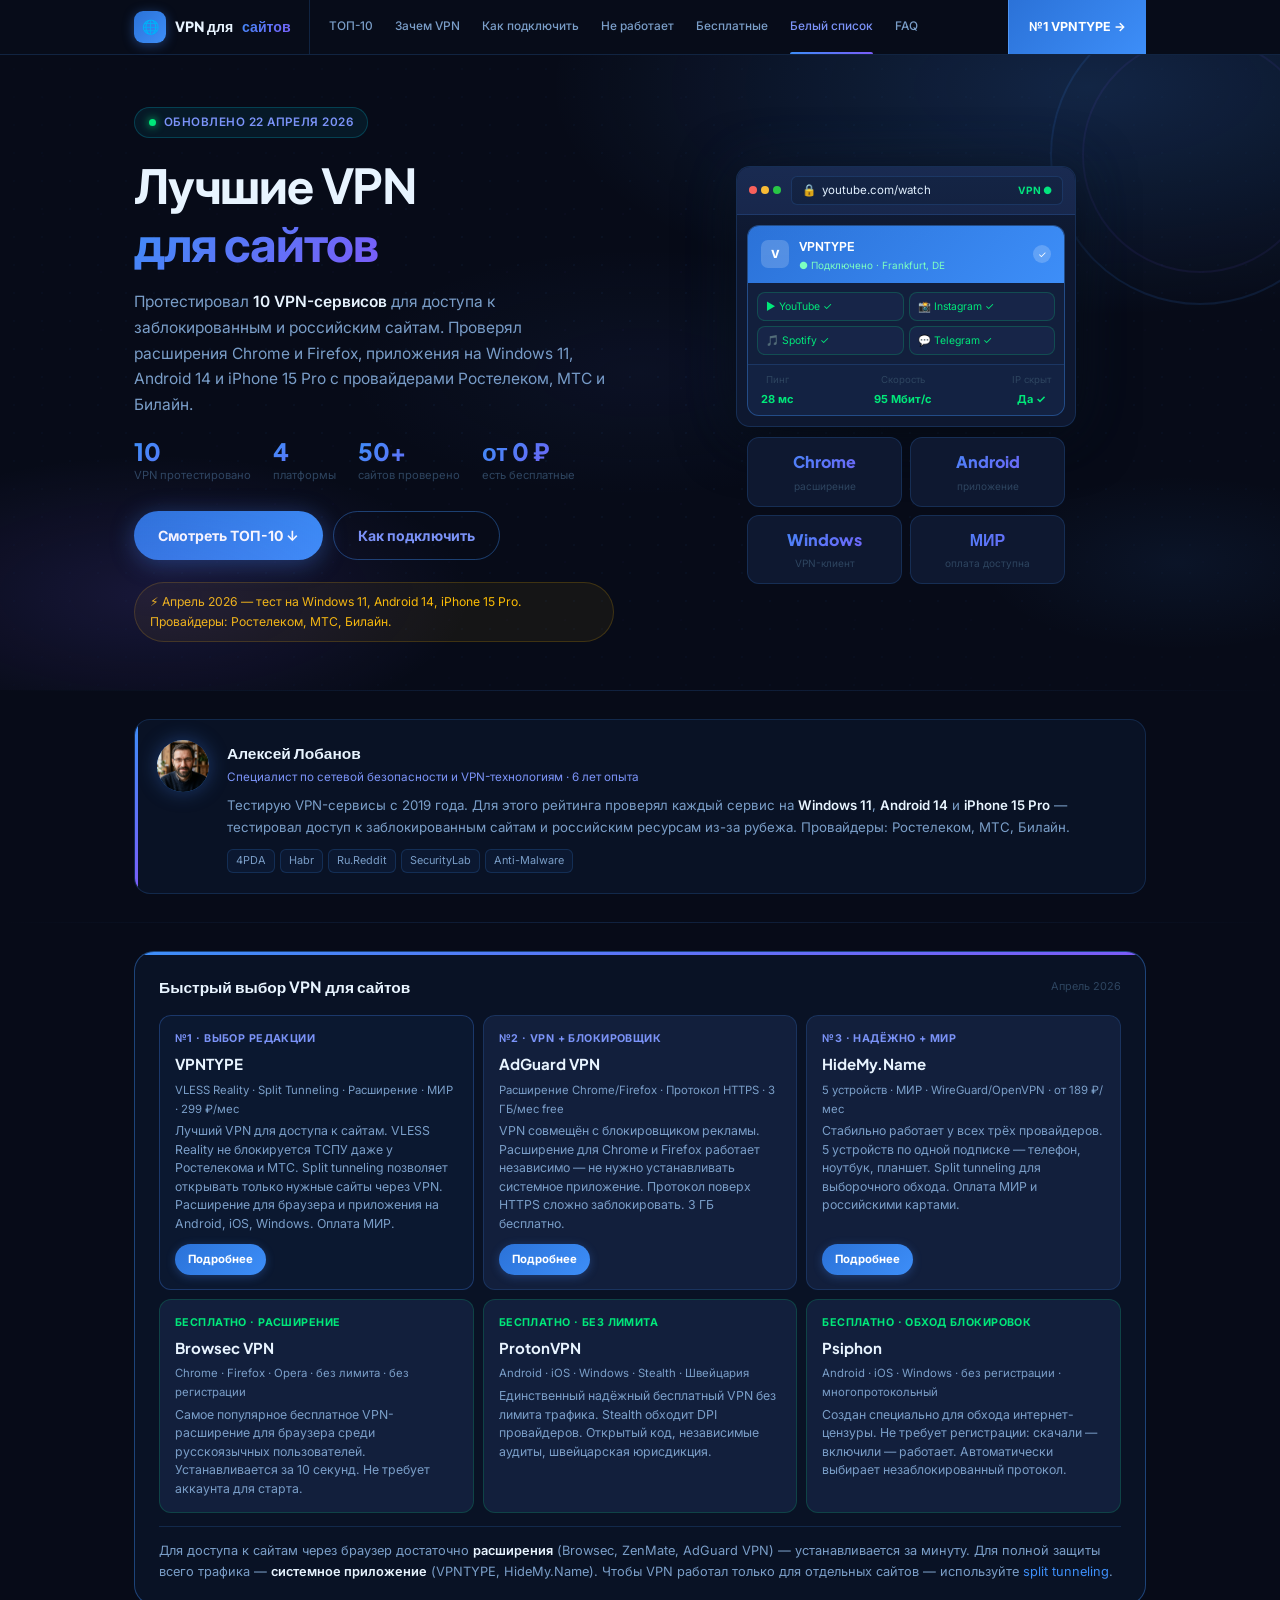
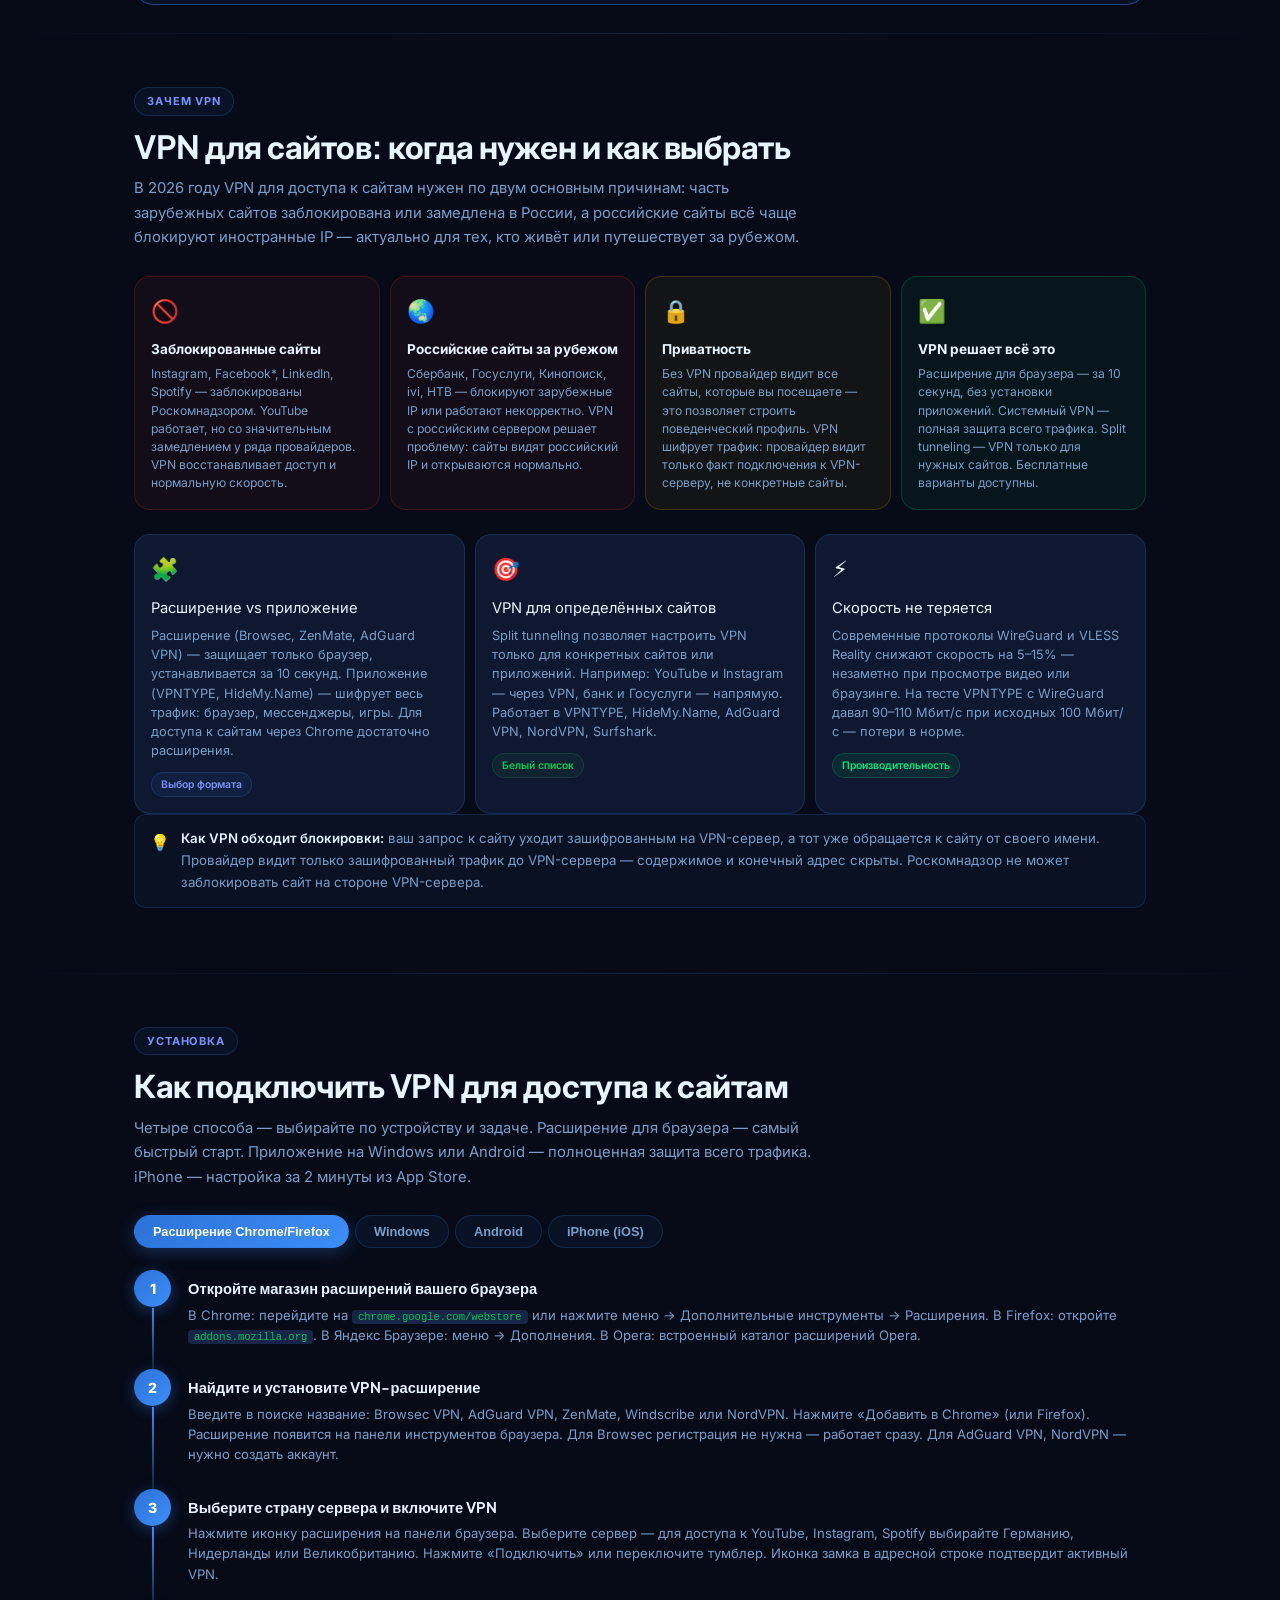
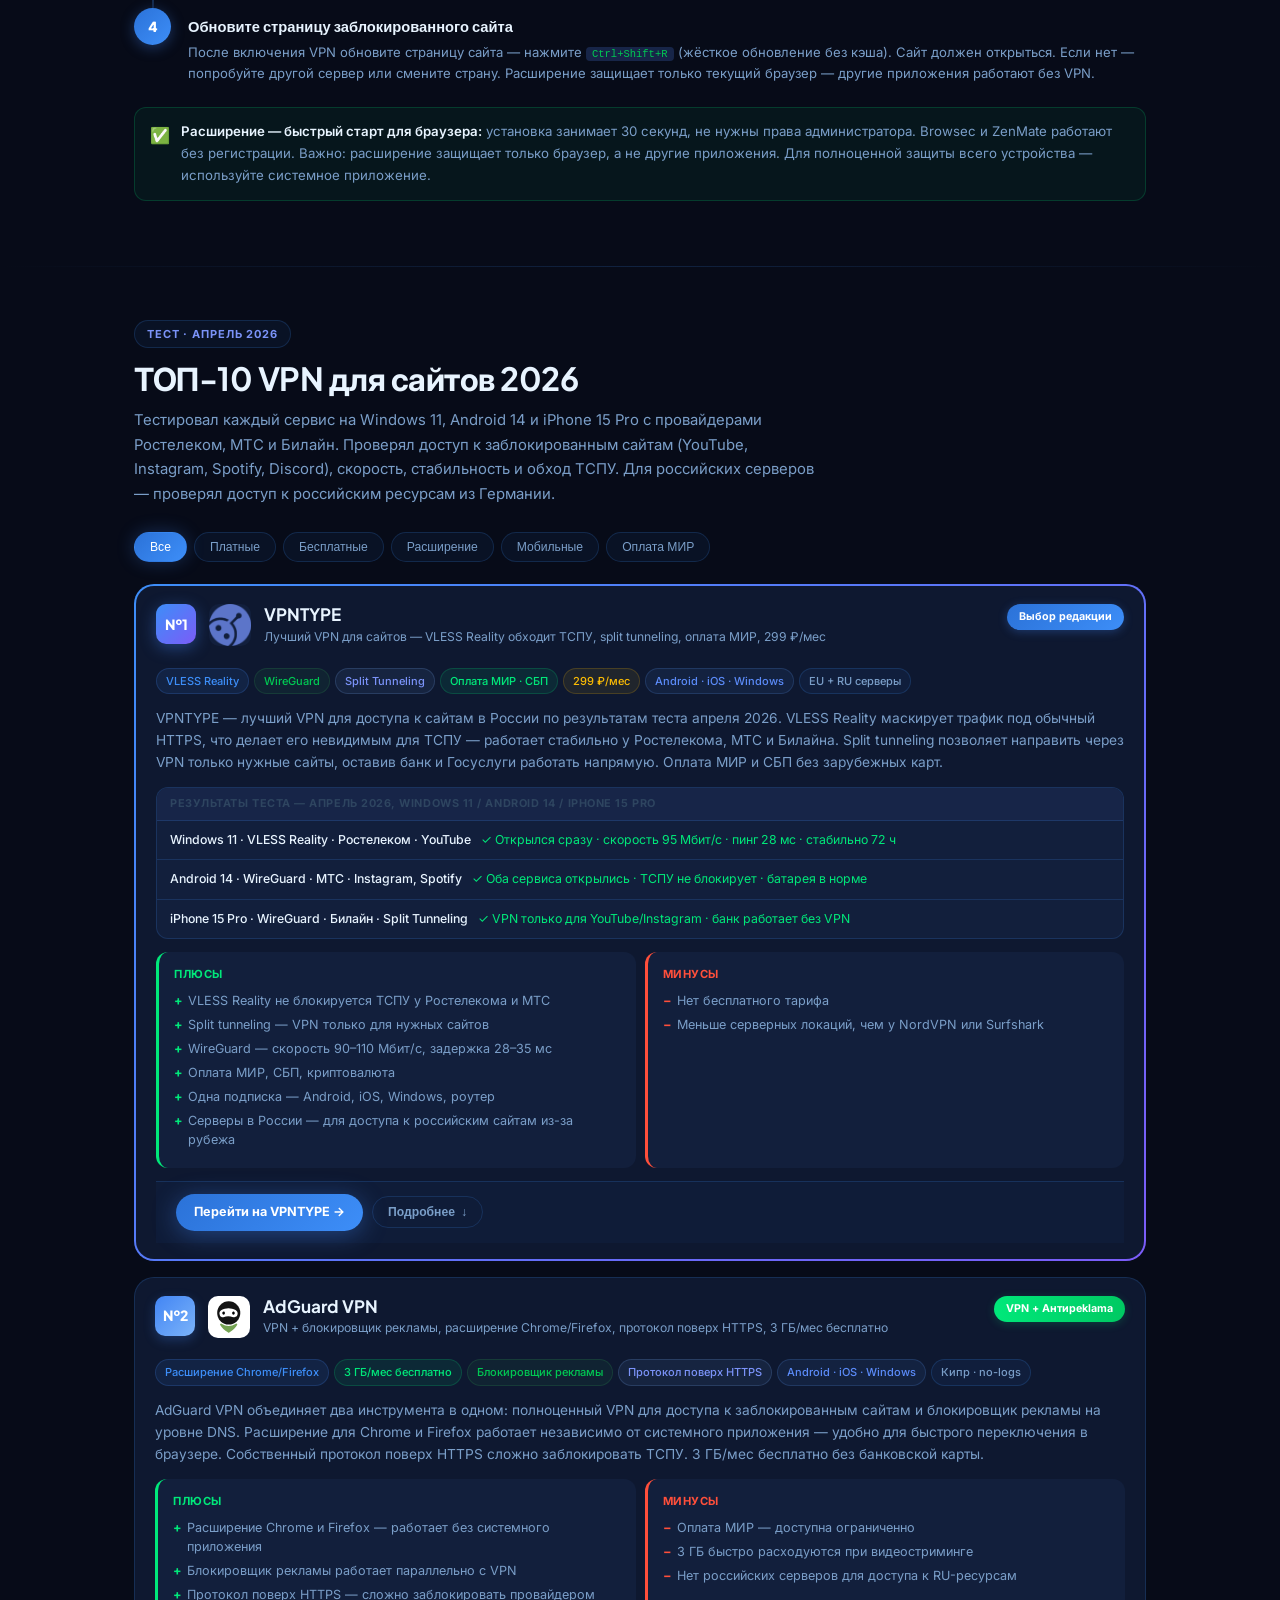
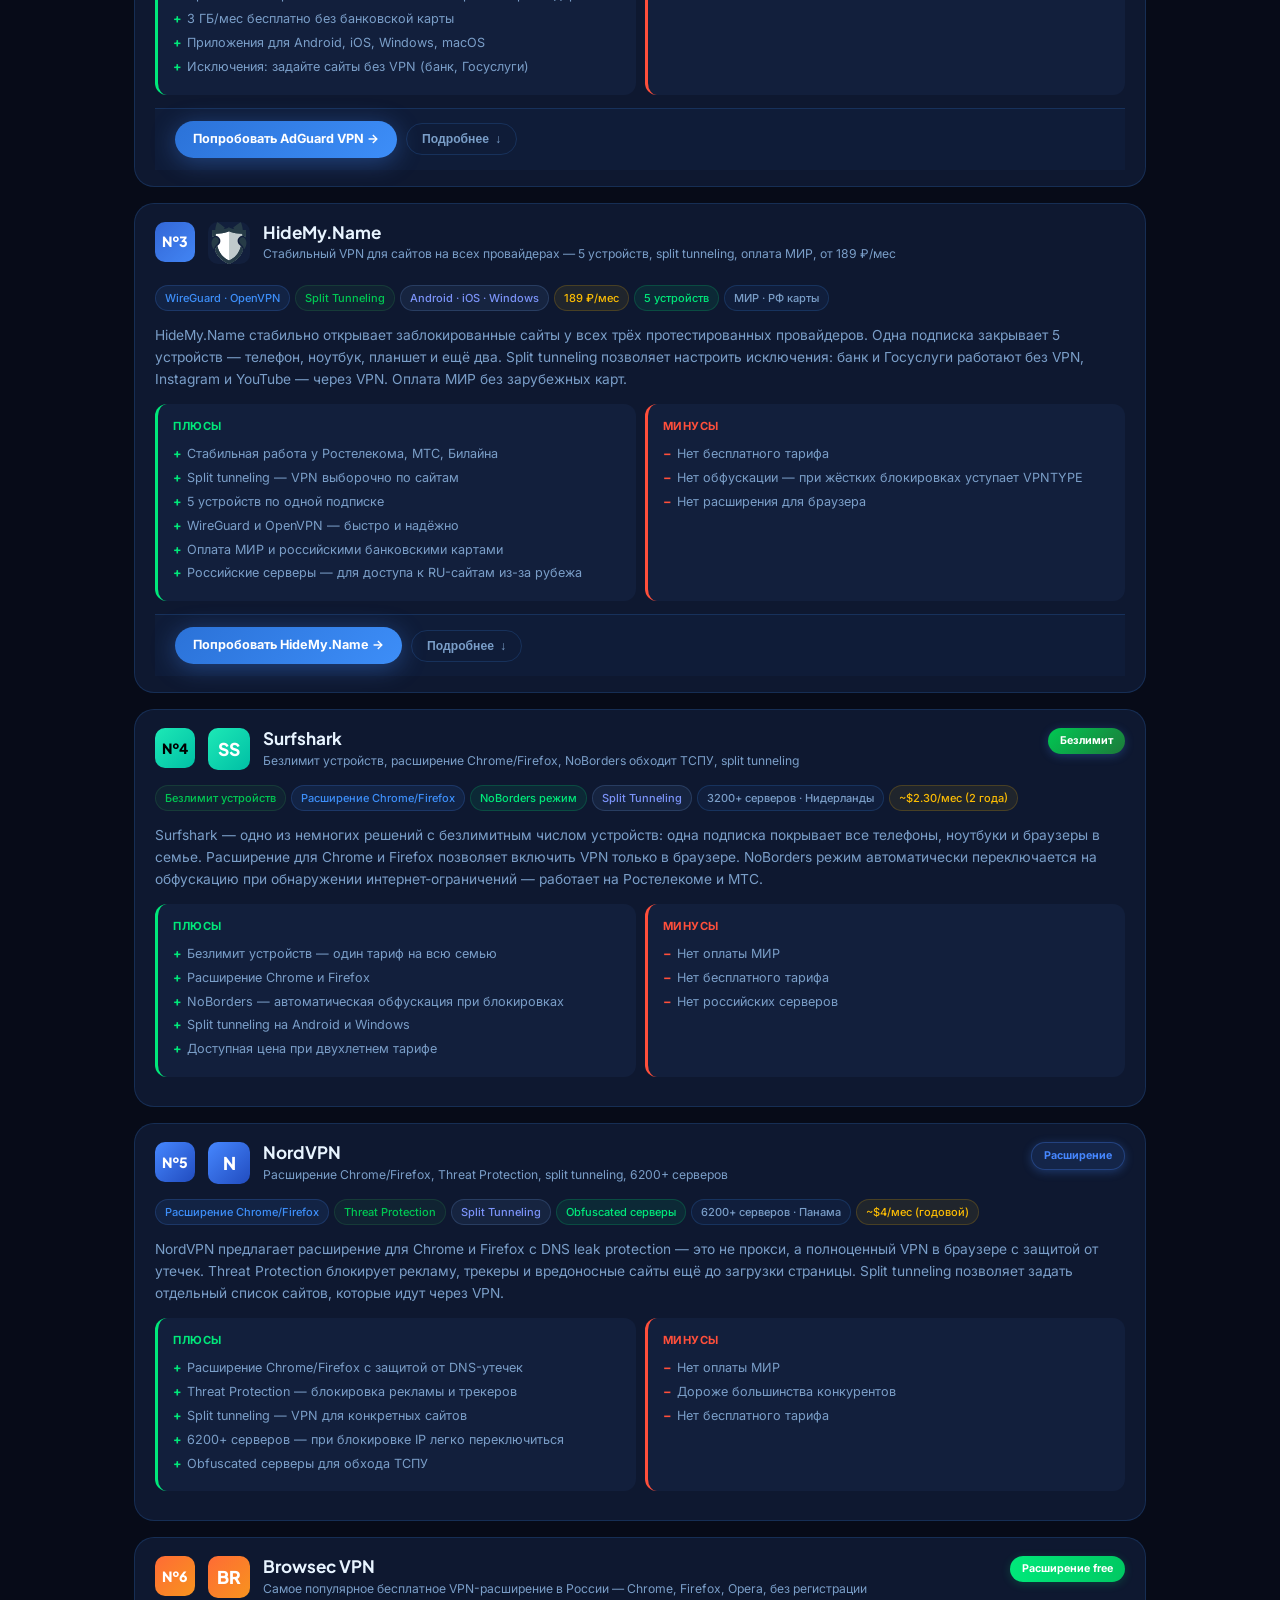
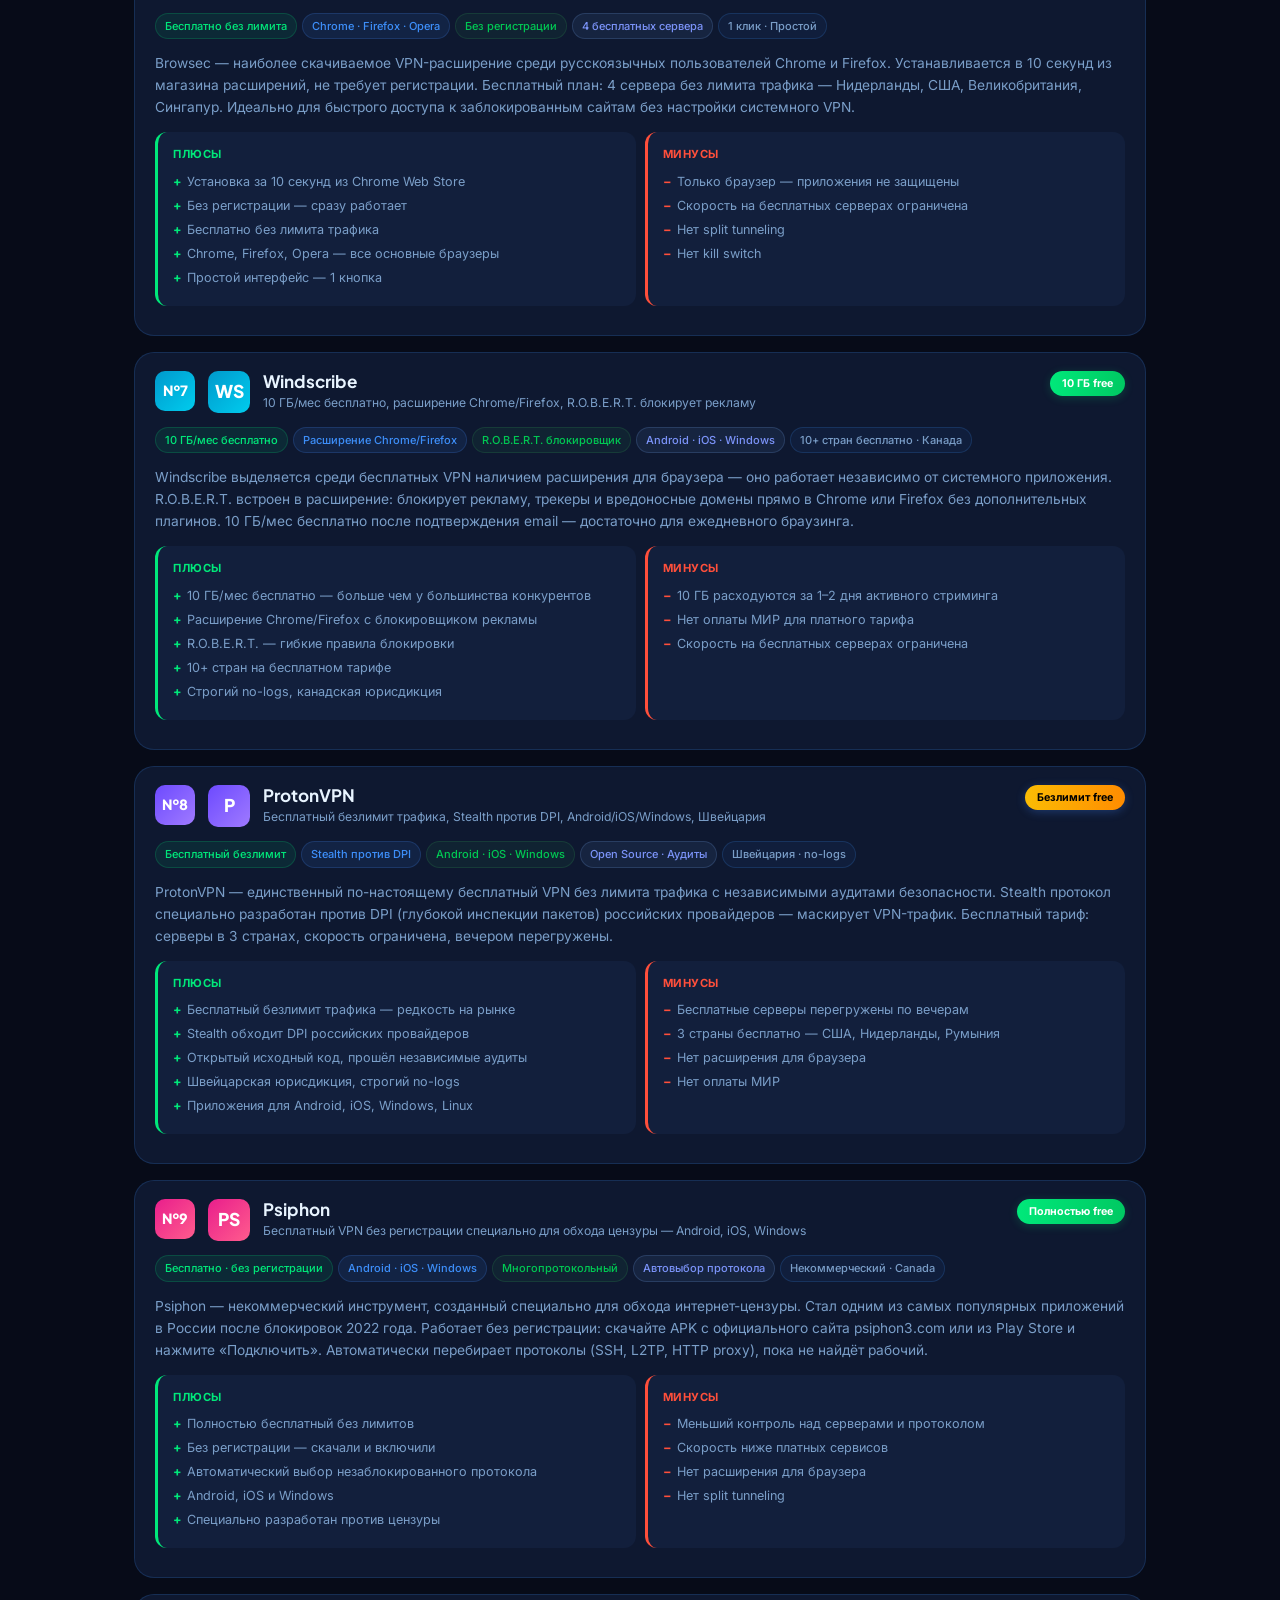
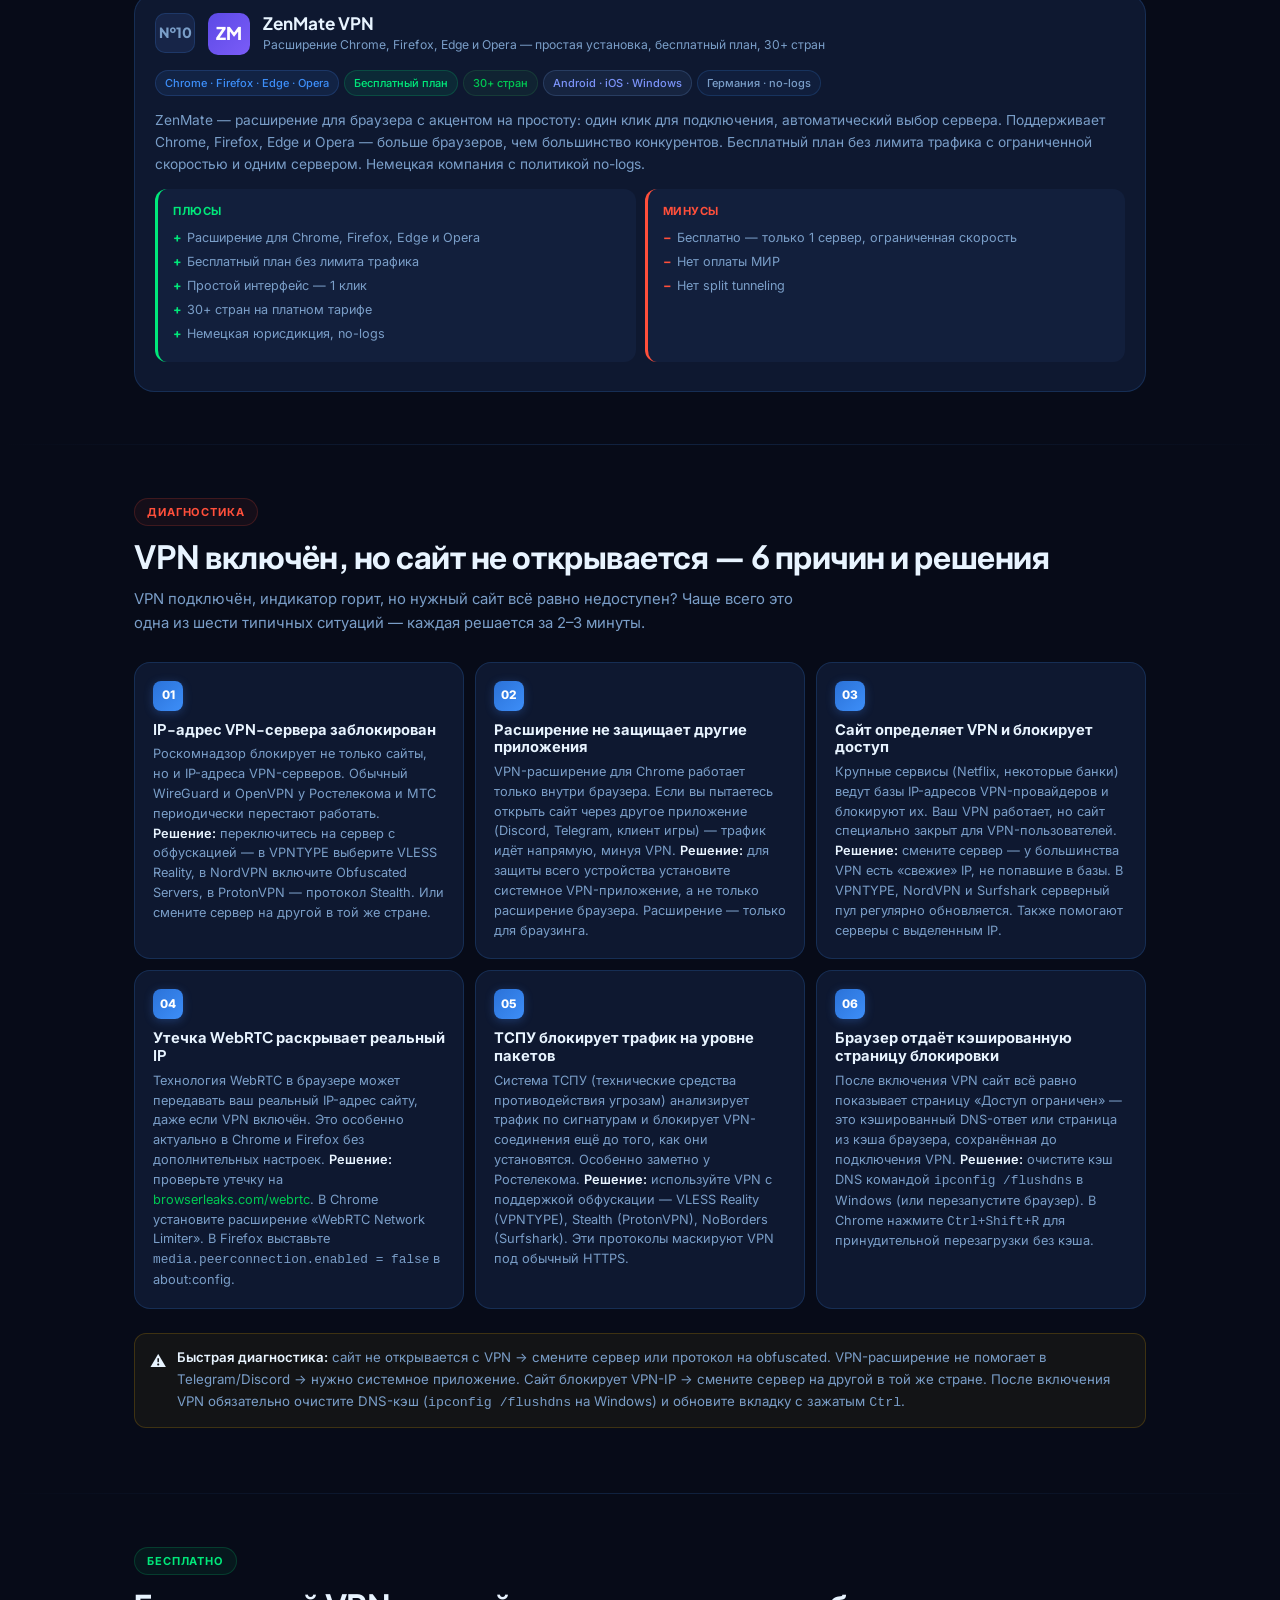
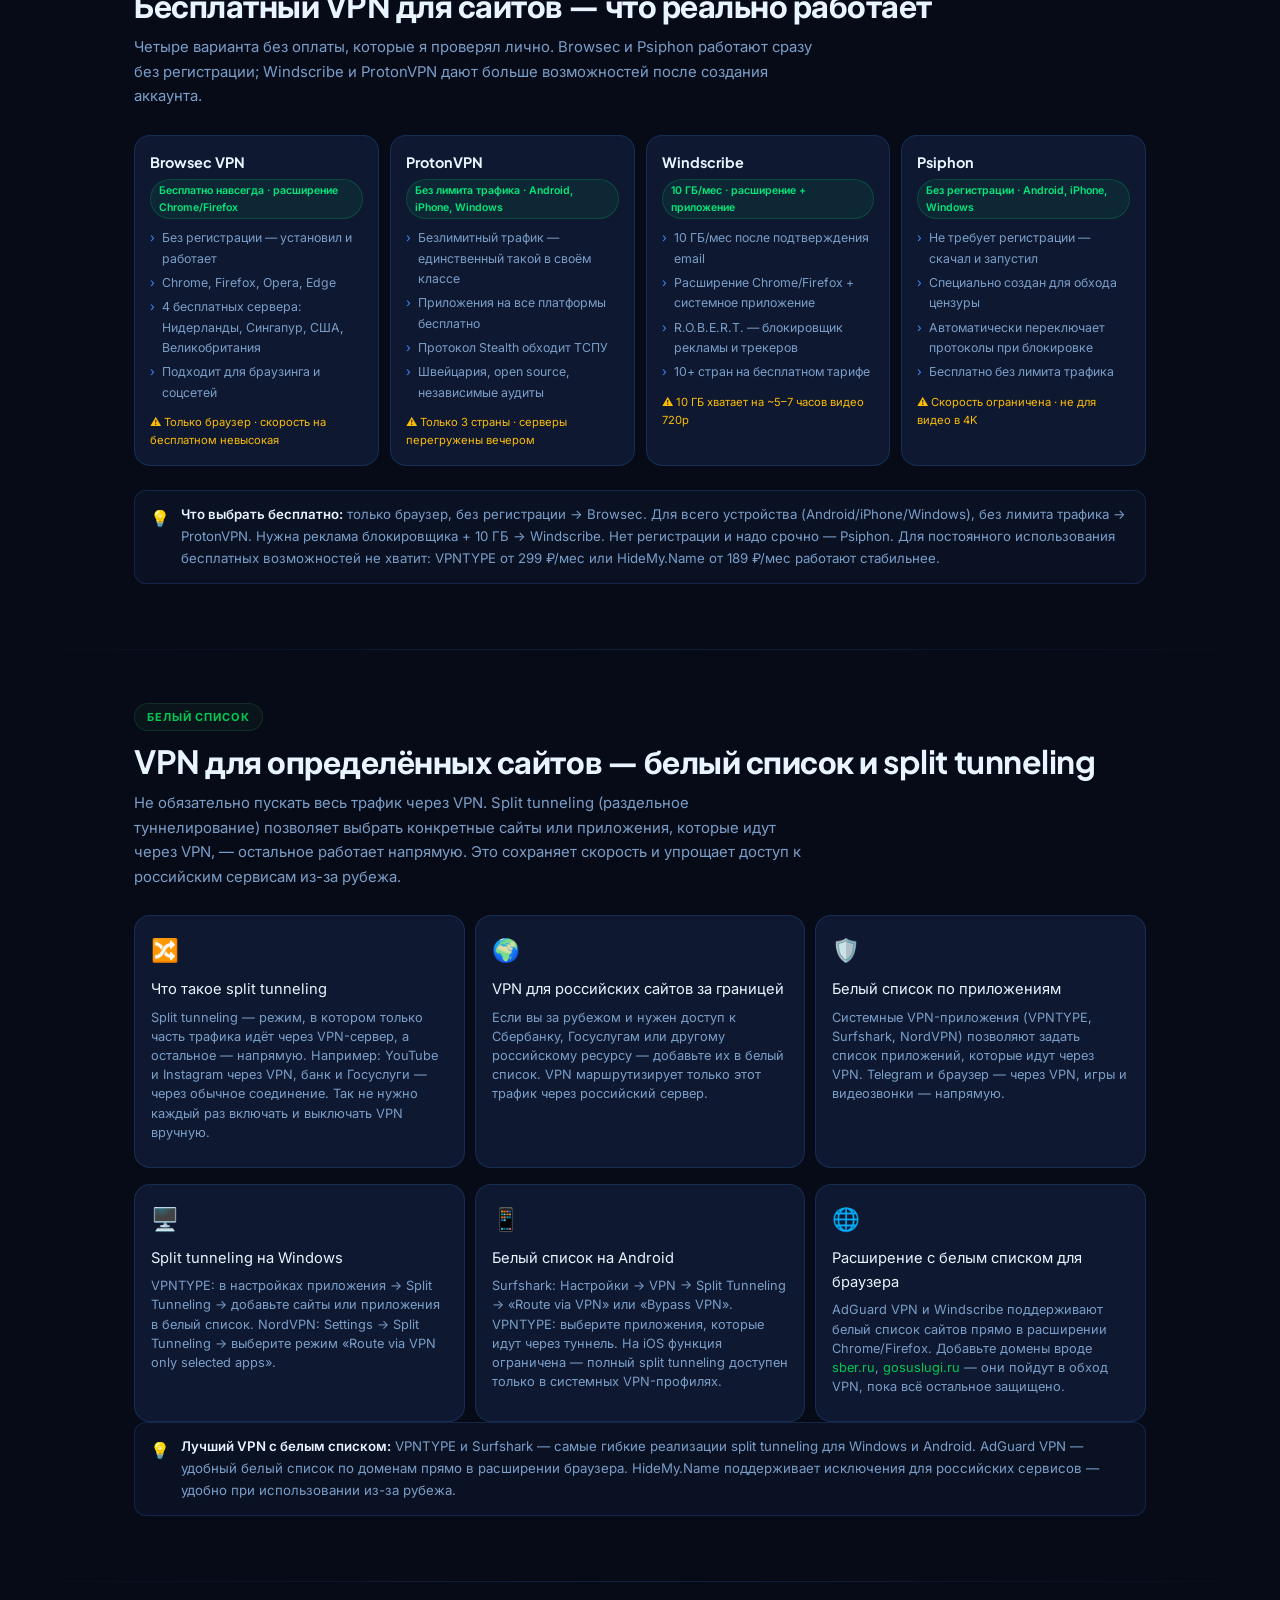
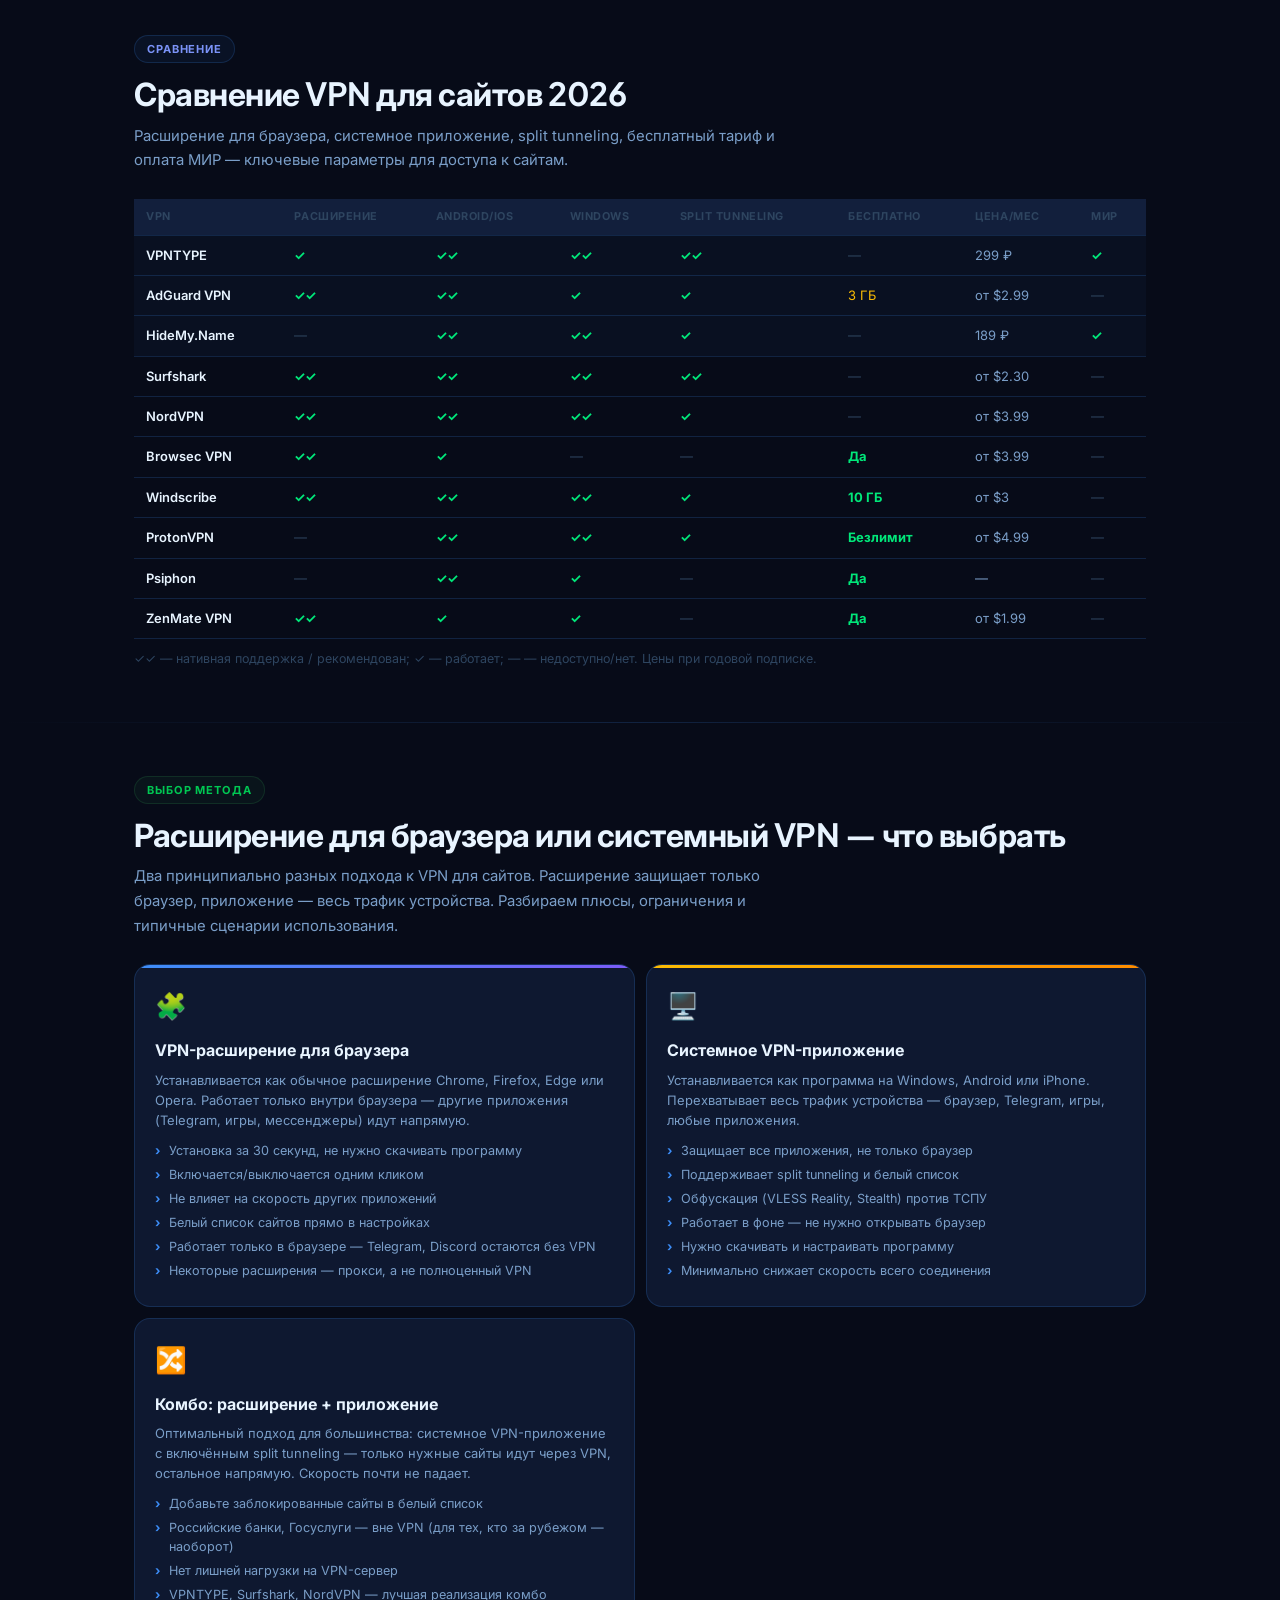
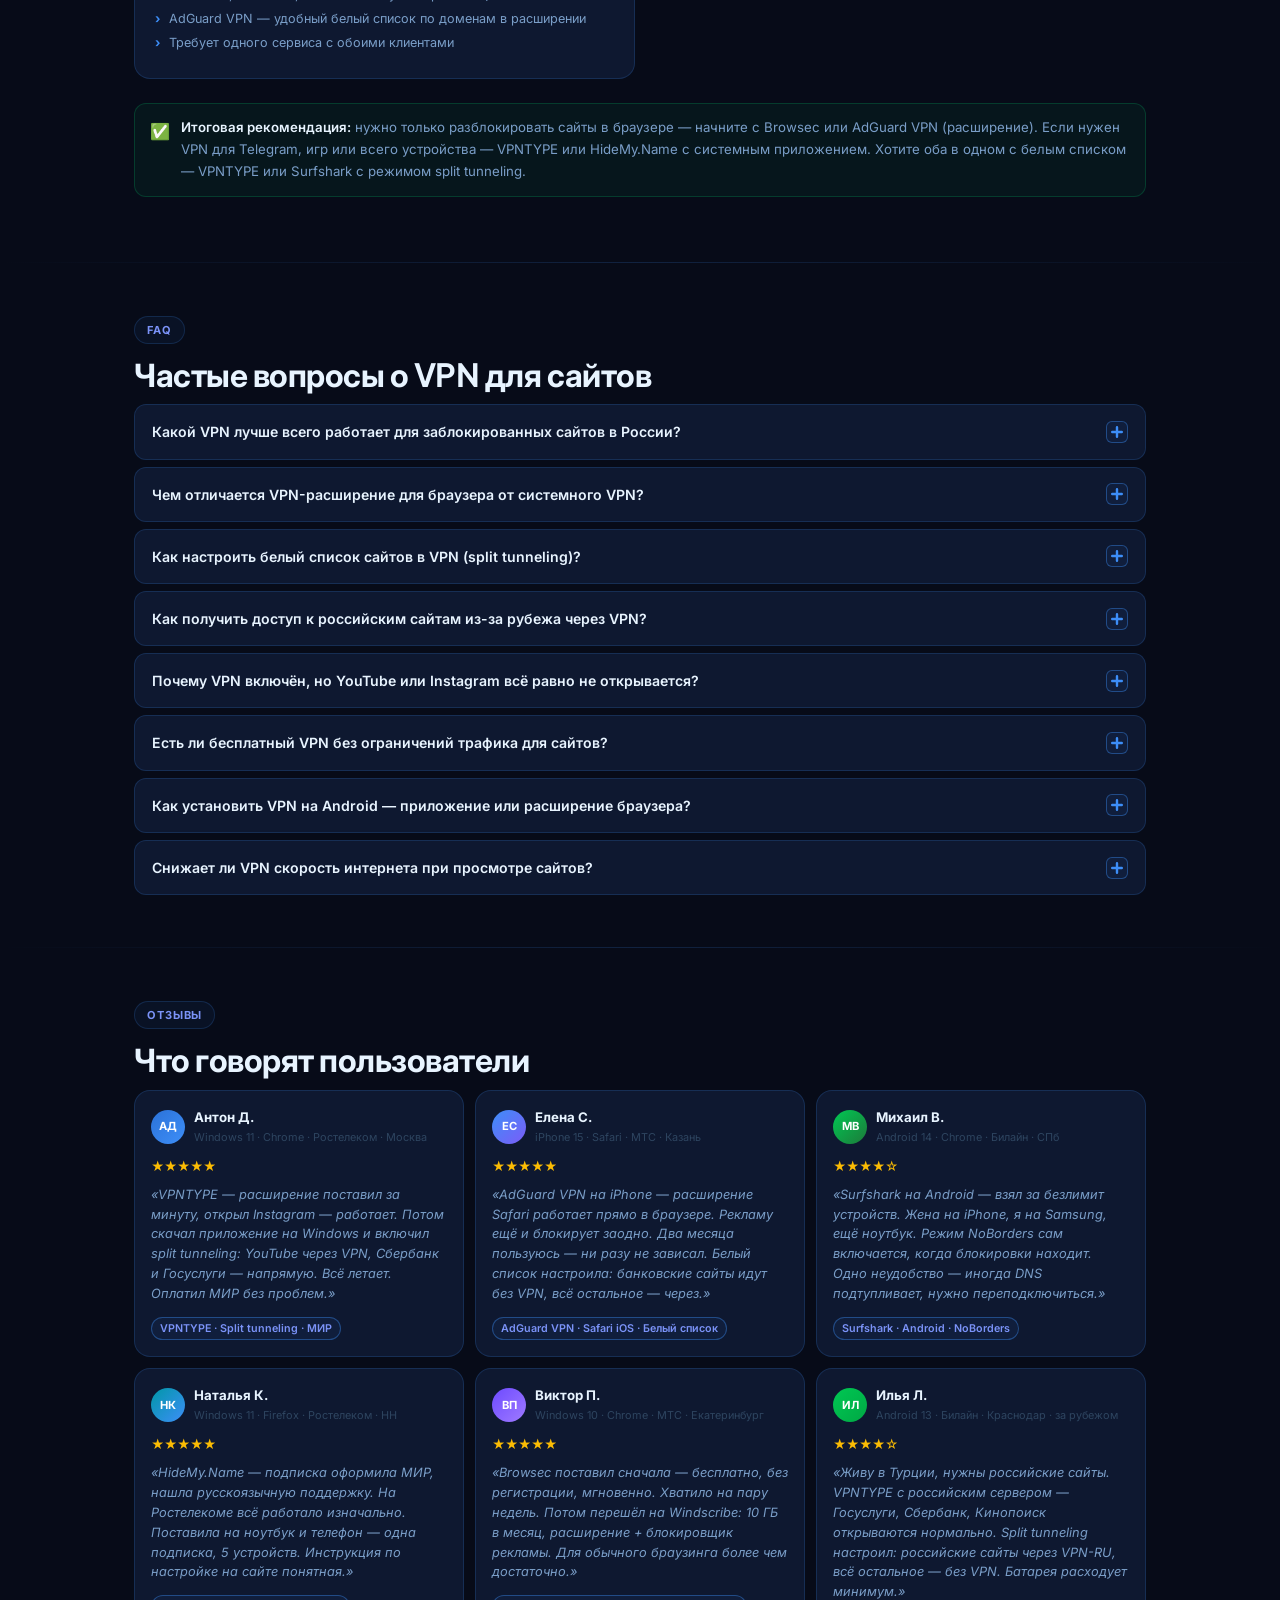
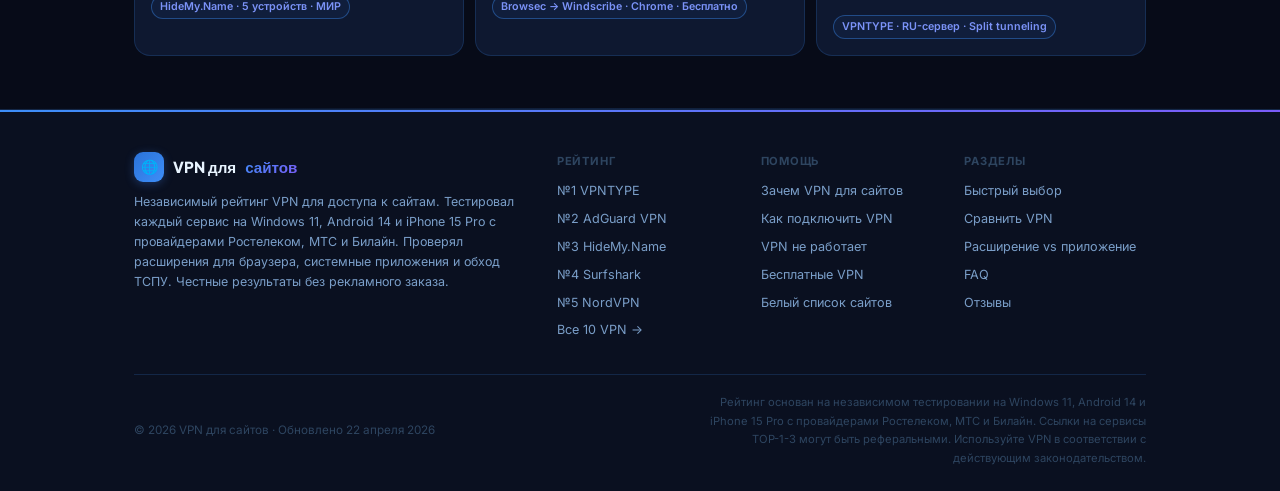
<file: index.html>
<!DOCTYPE html>
<html lang="ru">
<head>
<meta charset="UTF-8">
<meta name="viewport" content="width=device-width, initial-scale=1.0">
<title>Лучшие VPN для сайтов 2026 — ТОП-10 для Android, iPhone, Windows и браузера</title>
<meta name="description" content="Протестировал 10 VPN для доступа к заблокированным сайтам: расширения Chrome/Firefox, приложения на Android, iPhone и Windows. Бесплатные варианты, оплата МИР. Апрель 2026.">
<meta name="keywords" content="впн для сайтов, лучшие впн для сайтов, впн для заблокированных сайтов, впн расширение для браузера, впн для андроид бесплатно, впн для windows, скачать впн для сайтов бесплатно, впн для российских сайтов за границей">
<link rel="icon" type="image/svg+xml" href="favicon.svg">
<link rel="shortcut icon" href="favicon.svg">
<link rel="apple-touch-icon" href="favicon.svg">
<meta name="theme-color" content="#3D8EF8">
<link rel="stylesheet" href="styles.css">
<link rel="preconnect" href="https://fonts.googleapis.com">
<link rel="preconnect" href="https://fonts.gstatic.com" crossorigin>
<link href="https://fonts.googleapis.com/css2?family=Plus+Jakarta+Sans:wght@400;500;600;700;800&family=Inter:wght@400;500;600;700&display=swap" rel="stylesheet">
<meta property="og:title" content="Лучшие VPN для сайтов 2026 — ТОП-10 для Android, iPhone, Windows и браузера">
<meta property="og:description" content="Протестировал 10 VPN для доступа к заблокированным сайтам. Расширения для Chrome, приложения на Android и Windows. Бесплатные варианты, оплата МИР. Апрель 2026.">
<meta property="og:type" content="article">
<meta property="og:locale" content="ru_RU">
  <!-- Yandex.Metrika counter -->
<script type="text/javascript">
    (function(m,e,t,r,i,k,a){
        m[i]=m[i]||function(){(m[i].a=m[i].a||[]).push(arguments)};
        m[i].l=1*new Date();
        for (var j = 0; j < document.scripts.length; j++) {if (document.scripts[j].src === r) { return; }}
        k=e.createElement(t),a=e.getElementsByTagName(t)[0],k.async=1,k.src=r,a.parentNode.insertBefore(k,a)
    })(window, document,'script','https://mc.yandex.ru/metrika/tag.js?id=108730228', 'ym');

    ym(108730228, 'init', {ssr:true, webvisor:true, clickmap:true, ecommerce:"dataLayer", referrer: document.referrer, url: location.href, accurateTrackBounce:true, trackLinks:true});
</script>
<noscript><div><img src="https://mc.yandex.ru/watch/108730228" style="position:absolute; left:-9999px;" alt="" /></div></noscript>
<!-- /Yandex.Metrika counter -->
<script type="application/ld+json">
{
  "@context": "https://schema.org",
  "@type": "Article",
  "headline": "Лучшие VPN для сайтов 2026 — ТОП-10 для Android, iPhone, Windows и браузера",
  "description": "Обзор 10 VPN для доступа к заблокированным и российским сайтам. Тестировал расширения Chrome и Firefox, приложения на Windows 11, Android 14 и iPhone 15 с провайдерами Ростелеком, МТС и Билайн. Апрель 2026.",
  "datePublished": "2026-04-01",
  "dateModified": "2026-04-22",
  "author": {
    "@type": "Person",
    "name": "Алексей Лобанов",
    "jobTitle": "Специалист по сетевой безопасности и VPN-технологиям",
    "description": "6 лет тестирую VPN-сервисы и разбираюсь в интернет-приватности. Для этого рейтинга проверял каждый сервис на Windows 11, Android 14 и iPhone 15 Pro с провайдерами Ростелеком, МТС и Билайн — тестировал доступ к заблокированным сайтам и к российским ресурсам из-за рубежа."
  },
  "publisher": { "@type": "Organization", "name": "VPN для сайтов · Рейтинг 2026" },
  "inLanguage": "ru"
}
</script>
<script type="application/ld+json">
{
  "@context": "https://schema.org",
  "@type": "ItemList",
  "name": "ТОП-10 VPN для сайтов 2026",
  "numberOfItems": 10,
  "itemListElement": [
    { "@type": "ListItem", "position": 1,  "name": "VPNTYPE",      "description": "Лучший VPN для сайтов — VLESS Reality обходит ТСПУ, split tunneling, расширение для браузера, оплата МИР, 299 ₽/мес" },
    { "@type": "ListItem", "position": 2,  "name": "AdGuard VPN",  "description": "VPN + блокировщик рекламы, расширение Chrome/Firefox, собственный протокол поверх HTTPS, 3 ГБ/мес бесплатно" },
    { "@type": "ListItem", "position": 3,  "name": "HideMy.Name",  "description": "Надёжный VPN для сайтов, работает у всех провайдеров, 5 устройств, оплата МИР, от 189 ₽/мес" },
    { "@type": "ListItem", "position": 4,  "name": "Surfshark",    "description": "Безлимит устройств, расширение Chrome/Firefox, NoBorders режим, split tunneling" },
    { "@type": "ListItem", "position": 5,  "name": "NordVPN",      "description": "Расширение Chrome/Firefox, Threat Protection, split tunneling, 6200+ серверов" },
    { "@type": "ListItem", "position": 6,  "name": "Browsec VPN",  "description": "Популярное бесплатное расширение Chrome/Firefox/Opera для русскоязычных пользователей" },
    { "@type": "ListItem", "position": 7,  "name": "Windscribe",   "description": "10 ГБ/мес бесплатно, расширение Chrome/Firefox, R.O.B.E.R.T. блокировщик" },
    { "@type": "ListItem", "position": 8,  "name": "ProtonVPN",    "description": "Бесплатный безлимит трафика, Stealth против DPI, Швейцария, Open Source" },
    { "@type": "ListItem", "position": 9,  "name": "Psiphon",      "description": "Бесплатный, без регистрации, специально для обхода цензуры, Android/iOS/Windows" },
    { "@type": "ListItem", "position": 10, "name": "ZenMate VPN",  "description": "Расширение Chrome/Firefox/Edge/Opera, простая установка, бесплатный план" }
  ]
}
</script>
<script type="application/ld+json">
{
  "@context": "https://schema.org",
  "@type": "FAQPage",
  "mainEntity": [
    {
      "@type": "Question",
      "name": "Какой VPN лучше для доступа к заблокированным сайтам в России?",
      "acceptedAnswer": { "@type": "Answer", "text": "По результатам теста апреля 2026 года на Ростелекоме, МТС и Билайне: VPNTYPE — лучший выбор, VLESS Reality не блокируется ТСПУ, оплата МИР, 299 ₽/мес. HideMy.Name — стабильно у всех провайдеров, 5 устройств, МИР, от 189 ₽/мес. AdGuard VPN — расширение для браузера, блокирует рекламу параллельно, 3 ГБ бесплатно. Browsec, Psiphon — полностью бесплатно для базового доступа." }
    },
    {
      "@type": "Question",
      "name": "Как настроить VPN только для определённых сайтов (белый список)?",
      "acceptedAnswer": { "@type": "Answer", "text": "Функция называется split tunneling или раздельное туннелирование. В VPNTYPE: Настройки → Split Tunneling → добавьте сайты или приложения. В NordVPN: Настройки → Split Tunneling → выберите режим 'только эти приложения/сайты'. В AdGuard VPN: Исключения → добавьте домены. Это позволяет, например, открывать YouTube через VPN, а банк — напрямую, без VPN." }
    },
    {
      "@type": "Question",
      "name": "VPN-расширение или приложение — в чём разница?",
      "acceptedAnswer": { "@type": "Answer", "text": "Расширение (Browsec, ZenMate, AdGuard VPN) защищает только трафик браузера — другие приложения (мессенджеры, игры) работают без VPN. Устанавливается за 10 секунд из магазина расширений. Системное приложение (VPNTYPE, NordVPN, HideMy.Name) шифрует весь трафик устройства — браузер, приложения, игры. Требует установки и иногда прав администратора. Для доступа к сайтам через браузер достаточно расширения. Для полной защиты — системное приложение." }
    },
    {
      "@type": "Question",
      "name": "Как зайти на российские сайты из-за границы через VPN?",
      "acceptedAnswer": { "@type": "Answer", "text": "Установите VPN с российскими серверами: VPNTYPE, HideMy.Name, AdGuard VPN. Подключитесь к серверу в России. Теперь сайты видят российский IP и открываются как обычно. VPNTYPE и HideMy.Name имеют серверы в России и принимают оплату МИР. Проверьте доступ на 2ip.ru — должен показывать российский IP." }
    },
    {
      "@type": "Question",
      "name": "Можно ли скачать VPN для сайтов бесплатно?",
      "acceptedAnswer": { "@type": "Answer", "text": "Да. Browsec — бесплатное расширение Chrome/Firefox/Opera без лимита трафика. Psiphon — бесплатное приложение для Android/iOS/Windows без регистрации. ProtonVPN — бесплатный безлимит трафика, 3 страны. Windscribe — 10 ГБ/мес с расширением для браузера. AdGuard VPN — 3 ГБ/мес бесплатно. ZenMate — расширение с бесплатным планом." }
    },
    {
      "@type": "Question",
      "name": "Почему VPN включён, но сайт всё равно не открывается?",
      "acceptedAnswer": { "@type": "Answer", "text": "Основные причины: 1) IP сервера VPN заблокирован — смените сервер или включите обфускацию (VLESS Reality, Stealth). 2) Если используете расширение — оно работает только в браузере, приложения идут мимо VPN. 3) Сайт определил VPN по утечке WebRTC — используйте приложение вместо расширения. 4) Провайдер блокирует протокол VPN — переключитесь на VLESS Reality или Stealth. 5) После включения VPN не обновили страницу — обновите кэш браузера (Ctrl+Shift+R)." }
    }
  ]
}
</script>
</head>

<body>
<div id="read-progress"></div>

<!-- NAVIGATION -->
<nav class="site-nav" role="navigation" aria-label="Основная навигация">
  <div class="container">
    <div class="nav-inner">
      <a href="#" class="nav-logo">
        <div class="logo-icon">🌐</div>
        VPN для <span class="logo-word">сайтов</span>
      </a>
      <ul class="nav-tabs">
        <li><a href="#top10">ТОП-10</a></li>
        <li><a href="#why-vpn">Зачем VPN</a></li>
        <li><a href="#setup">Как подключить</a></li>
        <li><a href="#why-not-working">Не работает</a></li>
        <li><a href="#free">Бесплатные</a></li>
        <li><a href="#split">Белый список</a></li>
        <li><a href="#faq">FAQ</a></li>
      </ul>
      <a href="#vpntype-card" class="nav-cta">№1 VPNTYPE →</a>
      <button class="burger" id="burger-btn" aria-label="Меню" aria-expanded="false">
        <span></span><span></span><span></span>
      </button>
    </div>
  </div>
</nav>

<div class="mobile-menu" id="mobile-menu">
  <a href="#top10">ТОП-10 VPN для сайтов</a>
  <a href="#why-vpn">Зачем VPN для сайтов</a>
  <a href="#setup">Как подключить VPN</a>
  <a href="#why-not-working">VPN не работает</a>
  <a href="#free">Бесплатные VPN</a>
  <a href="#split">Белый список сайтов</a>
  <a href="#compare">Сравнение VPN</a>
  <a href="#methods">Расширение vs приложение</a>
  <a href="#faq">Частые вопросы</a>
  <a href="#vpntype-card" class="mm-cta">Попробовать VPNTYPE №1 →</a>
</div>

<!-- HERO -->
<section class="hero" aria-label="Введение">
  <div class="hero-bg"></div>
  <div class="hero-tv-ring"></div>
  <div class="container">
    <div class="hero-grid">

      <!-- Left: Content -->
      <div class="hero-content">
        <div class="hero-eyebrow fade-up">
          <span class="live-dot"></span>Обновлено 22 апреля 2026
        </div>
        <h1 class="hero-title fade-up">
          Лучшие VPN<br>
          <span class="hl">для сайтов</span>
        </h1>
        <p class="hero-desc fade-up delay-1">
          Протестировал <strong>10 VPN-сервисов</strong> для доступа к заблокированным и российским сайтам. Проверял расширения Chrome и Firefox, приложения на Windows 11, Android 14 и iPhone 15 Pro с провайдерами Ростелеком, МТС и Билайн.
        </p>
        <div class="hero-stats fade-up delay-2">
          <div class="hero-stat"><span class="stat-val">10</span><span class="stat-lbl">VPN протестировано</span></div>
          <div class="hero-stat"><span class="stat-val">4</span><span class="stat-lbl">платформы</span></div>
          <div class="hero-stat"><span class="stat-val">50+</span><span class="stat-lbl">сайтов проверено</span></div>
          <div class="hero-stat"><span class="stat-val">от 0 ₽</span><span class="stat-lbl">есть бесплатные</span></div>
        </div>
        <div class="hero-actions fade-up delay-3">
          <a href="#top10" class="btn btn-primary">Смотреть ТОП-10 ↓</a>
          <a href="#setup" class="btn btn-ghost">Как подключить</a>
        </div>
        <div class="update-bar fade-up delay-3">
          ⚡ Апрель 2026 — тест на Windows 11, Android 14, iPhone 15 Pro. Провайдеры: Ростелеком, МТС, Билайн.
        </div>
      </div>

      <!-- Right: Browser mockup -->
      <div class="hero-visual">
        <div class="hero-browser">
          <div class="browser-chrome">
            <div class="browser-dots-row">
              <span class="dot dot-red"></span>
              <span class="dot dot-yellow"></span>
              <span class="dot dot-green"></span>
            </div>
            <div class="browser-addr">
              <span>🔒</span>
              <span class="addr-url">youtube.com/watch</span>
              <span class="addr-vpn">VPN ●</span>
            </div>
          </div>
          <div class="browser-content">
            <div class="vpn-connected-card">
              <div class="vc-header">
                <div class="vc-logo">V</div>
                <div class="vc-info">
                  <div class="vc-name">VPNTYPE</div>
                  <div class="vc-status ok">● Подключено · Frankfurt, DE</div>
                </div>
                <div class="vc-check">✓</div>
              </div>
              <div class="sites-grid">
                <div class="site-item ok">▶ YouTube ✓</div>
                <div class="site-item ok">📸 Instagram ✓</div>
                <div class="site-item ok">🎵 Spotify ✓</div>
                <div class="site-item ok">💬 Telegram ✓</div>
              </div>
              <div class="vpn-metrics-row">
                <div class="vpn-metric">
                  <span class="vm-k">Пинг</span>
                  <span class="vm-v ok">28 мс</span>
                </div>
                <div class="vpn-metric">
                  <span class="vm-k">Скорость</span>
                  <span class="vm-v ok">95 Мбит/с</span>
                </div>
                <div class="vpn-metric">
                  <span class="vm-k">IP скрыт</span>
                  <span class="vm-v ok">Да ✓</span>
                </div>
              </div>
            </div>
          </div>
        </div>
        <!-- Mini stat cards -->
        <div class="hero-side-grid">
          <div class="hero-side-card"><div class="val">Chrome</div><div class="lbl">расширение</div></div>
          <div class="hero-side-card"><div class="val">Android</div><div class="lbl">приложение</div></div>
          <div class="hero-side-card"><div class="val">Windows</div><div class="lbl">VPN-клиент</div></div>
          <div class="hero-side-card"><div class="val">МИР</div><div class="lbl">оплата доступна</div></div>
        </div>
      </div>

    </div>
  </div>
</section>

<div class="divider"></div>

<!-- AUTHOR -->
<section class="section-sm">
  <div class="container">
    <div class="author-box">
      <div class="author-photo">
        <img src="author.jpg" alt="Алексей Лобанов" onerror="this.style.display='none';this.parentNode.innerHTML='&#128100;'">
      </div>
      <div class="author-info">
        <div class="author-name">Алексей Лобанов</div>
        <div class="author-role">Специалист по сетевой безопасности и VPN-технологиям · 6 лет опыта</div>
        <p class="author-bio">
          Тестирую VPN-сервисы с 2019 года. Для этого рейтинга проверял каждый сервис на <strong>Windows 11</strong>, <strong>Android 14</strong> и <strong>iPhone 15 Pro</strong> — тестировал доступ к заблокированным сайтам и российским ресурсам из-за рубежа. Провайдеры: Ростелеком, МТС, Билайн.
        </p>
        <div class="author-pubs">
          <span class="author-pub">4PDA</span>
          <span class="author-pub">Habr</span>
          <span class="author-pub">Ru.Reddit</span>
          <span class="author-pub">SecurityLab</span>
          <span class="author-pub">Anti-Malware</span>
        </div>
      </div>
    </div>
  </div>
</section>

<div class="divider"></div>

<!-- TL;DR -->
<section class="section-sm" id="tldr">
  <div class="container">
    <div class="tldr-panel">
      <div class="tldr-header">
        <div class="tldr-label">Быстрый выбор VPN для сайтов</div>
        <div class="tldr-updated">Апрель 2026</div>
      </div>
      <div class="tldr-grid">
        <div class="tldr-card featured">
          <div class="tldr-rank">№1 · Выбор редакции</div>
          <div class="tldr-name">VPNTYPE</div>
          <div class="tldr-tag">VLESS Reality · Split Tunneling · Расширение · МИР · 299 ₽/мес</div>
          <div class="tldr-desc">Лучший VPN для доступа к сайтам. VLESS Reality не блокируется ТСПУ даже у Ростелекома и МТС. Split tunneling позволяет открывать только нужные сайты через VPN. Расширение для браузера и приложения на Android, iOS, Windows. Оплата МИР.</div>
          <a href="#vpntype-card" class="tldr-btn">Подробнее</a>
        </div>
        <div class="tldr-card">
          <div class="tldr-rank">№2 · VPN + блокировщик</div>
          <div class="tldr-name">AdGuard VPN</div>
          <div class="tldr-tag">Расширение Chrome/Firefox · Протокол HTTPS · 3 ГБ/мес free</div>
          <div class="tldr-desc">VPN совмещён с блокировщиком рекламы. Расширение для Chrome и Firefox работает независимо — не нужно устанавливать системное приложение. Протокол поверх HTTPS сложно заблокировать. 3 ГБ бесплатно.</div>
          <a href="#adguard-card" class="tldr-btn">Подробнее</a>
        </div>
        <div class="tldr-card">
          <div class="tldr-rank">№3 · Надёжно + МИР</div>
          <div class="tldr-name">HideMy.Name</div>
          <div class="tldr-tag">5 устройств · МИР · WireGuard/OpenVPN · от 189 ₽/мес</div>
          <div class="tldr-desc">Стабильно работает у всех трёх провайдеров. 5 устройств по одной подписке — телефон, ноутбук, планшет. Split tunneling для выборочного обхода. Оплата МИР и российскими картами.</div>
          <a href="#hidemy-card" class="tldr-btn">Подробнее</a>
        </div>
        <div class="tldr-card free">
          <div class="tldr-rank">Бесплатно · Расширение</div>
          <div class="tldr-name">Browsec VPN</div>
          <div class="tldr-tag">Chrome · Firefox · Opera · без лимита · без регистрации</div>
          <div class="tldr-desc">Самое популярное бесплатное VPN-расширение для браузера среди русскоязычных пользователей. Устанавливается за 10 секунд. Не требует аккаунта для старта.</div>
        </div>
        <div class="tldr-card free">
          <div class="tldr-rank">Бесплатно · Без лимита</div>
          <div class="tldr-name">ProtonVPN</div>
          <div class="tldr-tag">Android · iOS · Windows · Stealth · Швейцария</div>
          <div class="tldr-desc">Единственный надёжный бесплатный VPN без лимита трафика. Stealth обходит DPI провайдеров. Открытый код, независимые аудиты, швейцарская юрисдикция.</div>
        </div>
        <div class="tldr-card free">
          <div class="tldr-rank">Бесплатно · Обход блокировок</div>
          <div class="tldr-name">Psiphon</div>
          <div class="tldr-tag">Android · iOS · Windows · без регистрации · многопротокольный</div>
          <div class="tldr-desc">Создан специально для обхода интернет-цензуры. Не требует регистрации: скачали — включили — работает. Автоматически выбирает незаблокированный протокол.</div>
        </div>
      </div>
      <div class="tldr-note">
        Для доступа к сайтам через браузер достаточно <strong>расширения</strong> (Browsec, ZenMate, AdGuard VPN) — устанавливается за минуту. Для полной защиты всего трафика — <strong>системное приложение</strong> (VPNTYPE, HideMy.Name). Чтобы VPN работал только для отдельных сайтов — используйте <a href="#split">split tunneling</a>.
      </div>
    </div>
  </div>
</section>

<div class="divider"></div>

<!-- ЗАЧЕМ VPN ДЛЯ САЙТОВ -->
<section class="section" id="why-vpn">
  <div class="container">
    <div class="sec-badge">Зачем VPN</div>
    <h2 class="section-title">VPN для сайтов: когда нужен и как выбрать</h2>
    <p class="section-intro">
      В 2026 году VPN для доступа к сайтам нужен по двум основным причинам: часть зарубежных сайтов заблокирована или замедлена в России, а российские сайты всё чаще блокируют иностранные IP — актуально для тех, кто живёт или путешествует за рубежом.
    </p>
    <div class="status-grid">
      <div class="status-card blocked">
        <div class="status-icon">🚫</div>
        <div class="status-title">Заблокированные сайты</div>
        <div class="status-desc">Instagram, Facebook*, LinkedIn, Spotify — заблокированы Роскомнадзором. YouTube работает, но со значительным замедлением у ряда провайдеров. VPN восстанавливает доступ и нормальную скорость.</div>
      </div>
      <div class="status-card blocked">
        <div class="status-icon">🌏</div>
        <div class="status-title">Российские сайты за рубежом</div>
        <div class="status-desc">Сбербанк, Госуслуги, Кинопоиск, ivi, НТВ — блокируют зарубежные IP или работают некорректно. VPN с российским сервером решает проблему: сайты видят российский IP и открываются нормально.</div>
      </div>
      <div class="status-card partial">
        <div class="status-icon">🔒</div>
        <div class="status-title">Приватность</div>
        <div class="status-desc">Без VPN провайдер видит все сайты, которые вы посещаете — это позволяет строить поведенческий профиль. VPN шифрует трафик: провайдер видит только факт подключения к VPN-серверу, не конкретные сайты.</div>
      </div>
      <div class="status-card works">
        <div class="status-icon">✅</div>
        <div class="status-title">VPN решает всё это</div>
        <div class="status-desc">Расширение для браузера — за 10 секунд, без установки приложений. Системный VPN — полная защита всего трафика. Split tunneling — VPN только для нужных сайтов. Бесплатные варианты доступны.</div>
      </div>
    </div>
    <div class="bento-grid">
      <div class="bento-card">
        <div class="bento-icon">🧩</div>
        <div class="bento-title">Расширение vs приложение</div>
        <div class="bento-desc">Расширение (Browsec, ZenMate, AdGuard VPN) — защищает только браузер, устанавливается за 10 секунд. Приложение (VPNTYPE, HideMy.Name) — шифрует весь трафик: браузер, мессенджеры, игры. Для доступа к сайтам через Chrome достаточно расширения.</div>
        <span class="bento-badge">Выбор формата</span>
      </div>
      <div class="bento-card">
        <div class="bento-icon">🎯</div>
        <div class="bento-title">VPN для определённых сайтов</div>
        <div class="bento-desc">Split tunneling позволяет настроить VPN только для конкретных сайтов или приложений. Например: YouTube и Instagram — через VPN, банк и Госуслуги — напрямую. Работает в VPNTYPE, HideMy.Name, AdGuard VPN, NordVPN, Surfshark.</div>
        <span class="bento-badge teal">Белый список</span>
      </div>
      <div class="bento-card">
        <div class="bento-icon">⚡</div>
        <div class="bento-title">Скорость не теряется</div>
        <div class="bento-desc">Современные протоколы WireGuard и VLESS Reality снижают скорость на 5–15% — незаметно при просмотре видео или браузинге. На тесте VPNTYPE с WireGuard давал 90–110 Мбит/с при исходных 100 Мбит/с — потери в норме.</div>
        <span class="bento-badge green">Производительность</span>
      </div>
    </div>
    <div class="callout callout-info">
      <div class="callout-icon">💡</div>
      <div class="callout-body">
        <strong>Как VPN обходит блокировки:</strong> ваш запрос к сайту уходит зашифрованным на VPN-сервер, а тот уже обращается к сайту от своего имени. Провайдер видит только зашифрованный трафик до VPN-сервера — содержимое и конечный адрес скрыты. Роскомнадзор не может заблокировать сайт на стороне VPN-сервера.
      </div>
    </div>
  </div>
</section>

<div class="divider"></div>

<!-- КАК ПОДКЛЮЧИТЬ VPN ДЛЯ САЙТОВ -->
<section class="section" id="setup">
  <div class="container">
    <div class="sec-badge">Установка</div>
    <h2 class="section-title">Как подключить VPN для доступа к сайтам</h2>
    <p class="section-intro">Четыре способа — выбирайте по устройству и задаче. Расширение для браузера — самый быстрый старт. Приложение на Windows или Android — полноценная защита всего трафика. iPhone — настройка за 2 минуты из App Store.</p>

    <div id="install-tabs" class="pill-tabs">
      <button class="pill-tab active" data-tab="tab-router">Расширение Chrome/Firefox</button>
      <button class="pill-tab" data-tab="tab-dns">Windows</button>
      <button class="pill-tab" data-tab="tab-pc">Android</button>
      <button class="pill-tab" data-tab="tab-phone">iPhone (iOS)</button>
    </div>

    <!-- TAB: Browser Extension -->
    <div id="tab-router" class="tab-content active">
      <div class="install-steps">
        <div class="install-step">
          <div class="step-circle">1</div>
          <div class="step-body">
            <div class="step-title">Откройте магазин расширений вашего браузера</div>
            <div class="step-desc">В Chrome: перейдите на <span class="code">chrome.google.com/webstore</span> или нажмите меню → Дополнительные инструменты → Расширения. В Firefox: откройте <span class="code">addons.mozilla.org</span>. В Яндекс Браузере: меню → Дополнения. В Opera: встроенный каталог расширений Opera.</div>
          </div>
        </div>
        <div class="install-step">
          <div class="step-circle">2</div>
          <div class="step-body">
            <div class="step-title">Найдите и установите VPN-расширение</div>
            <div class="step-desc">Введите в поиске название: Browsec VPN, AdGuard VPN, ZenMate, Windscribe или NordVPN. Нажмите «Добавить в Chrome» (или Firefox). Расширение появится на панели инструментов браузера. Для Browsec регистрация не нужна — работает сразу. Для AdGuard VPN, NordVPN — нужно создать аккаунт.</div>
          </div>
        </div>
        <div class="install-step">
          <div class="step-circle">3</div>
          <div class="step-body">
            <div class="step-title">Выберите страну сервера и включите VPN</div>
            <div class="step-desc">Нажмите иконку расширения на панели браузера. Выберите сервер — для доступа к YouTube, Instagram, Spotify выбирайте Германию, Нидерланды или Великобританию. Нажмите «Подключить» или переключите тумблер. Иконка замка в адресной строке подтвердит активный VPN.</div>
          </div>
        </div>
        <div class="install-step">
          <div class="step-circle">4</div>
          <div class="step-body">
            <div class="step-title">Обновите страницу заблокированного сайта</div>
            <div class="step-desc">После включения VPN обновите страницу сайта — нажмите <span class="code">Ctrl+Shift+R</span> (жёсткое обновление без кэша). Сайт должен открыться. Если нет — попробуйте другой сервер или смените страну. Расширение защищает только текущий браузер — другие приложения работают без VPN.</div>
          </div>
        </div>
      </div>
      <div class="callout callout-success">
        <div class="callout-icon">✅</div>
        <div class="callout-body"><strong>Расширение — быстрый старт для браузера:</strong> установка занимает 30 секунд, не нужны права администратора. Browsec и ZenMate работают без регистрации. Важно: расширение защищает только браузер, а не другие приложения. Для полноценной защиты всего устройства — используйте системное приложение.</div>
      </div>
    </div>

    <!-- TAB: Windows -->
    <div id="tab-dns" class="tab-content">
      <div class="install-steps">
        <div class="install-step">
          <div class="step-circle">1</div>
          <div class="step-body">
            <div class="step-title">Скачайте VPN-приложение для Windows</div>
            <div class="step-desc">Перейдите на официальный сайт VPN-сервиса. Для VPNTYPE: сайт vpntype.ru → Скачать для Windows. Для HideMy.Name: hidemyna.me → Приложения → Windows. Для AdGuard VPN: adguard-vpn.com → скачать. Скачивайте только с официальных сайтов — это важно для безопасности.</div>
          </div>
        </div>
        <div class="install-step">
          <div class="step-circle">2</div>
          <div class="step-body">
            <div class="step-title">Установите и войдите в аккаунт</div>
            <div class="step-desc">Запустите установщик (может потребоваться подтверждение UAC). Установка занимает 1–2 минуты. После запуска введите логин и пароль от аккаунта. Если аккаунта нет — нажмите «Регистрация» или зайдите на сайт сервиса и создайте. Для Psiphon регистрация не нужна — просто скачайте и запустите.</div>
          </div>
        </div>
        <div class="install-step">
          <div class="step-circle">3</div>
          <div class="step-body">
            <div class="step-title">Выберите сервер и нажмите «Подключить»</div>
            <div class="step-desc">В интерфейсе приложения выберите страну: для доступа к YouTube и западным сайтам — Германия или Нидерланды (минимальная задержка из России). Для российских сайтов из-за рубежа — выберите «Россия». Нажмите кнопку «Подключить» или большой тумблер. Появится уведомление о подключении.</div>
          </div>
        </div>
        <div class="install-step">
          <div class="step-circle">4</div>
          <div class="step-body">
            <div class="step-title">Настройте split tunneling при необходимости</div>
            <div class="step-desc">В VPNTYPE: Настройки → Split Tunneling → добавьте сайты или приложения, которые должны работать через VPN. В NordVPN: Настройки → Split Tunneling. В HideMy.Name: Настройки → Исключения. Так можно настроить VPN только для YouTube, не затрагивая онлайн-банк.</div>
          </div>
        </div>
      </div>
      <div class="callout callout-info">
        <div class="callout-icon">💡</div>
        <div class="callout-body"><strong>Windows VPN-приложение</strong> защищает весь трафик — браузер, мессенджеры, приложения, игры. В отличие от расширения, работает на системном уровне. Kill Switch (есть у VPNTYPE, NordVPN, HideMy.Name) автоматически блокирует интернет при обрыве VPN — защита данных не прерывается.</div>
      </div>
    </div>

    <!-- TAB: Android -->
    <div id="tab-pc" class="tab-content">
      <div class="install-steps">
        <div class="install-step">
          <div class="step-circle">1</div>
          <div class="step-body">
            <div class="step-title">Найдите VPN в Google Play</div>
            <div class="step-desc">Откройте Google Play → введите в поиске название: VPNTYPE, AdGuard VPN, HideMy.Name, Browsec, Psiphon или Windscribe. Нажмите «Установить». Приложение весит 10–50 МБ и устанавливается за 30 секунд. Psiphon и Browsec — полностью бесплатны без лимитов. Если Play недоступен — скачайте APK с официального сайта.</div>
          </div>
        </div>
        <div class="install-step">
          <div class="step-circle">2</div>
          <div class="step-body">
            <div class="step-title">Откройте приложение и подключитесь</div>
            <div class="step-desc">Запустите VPN-приложение. Войдите в аккаунт или пропустите регистрацию (Psiphon, Browsec). Выберите страну — рекомендуем Германию или Нидерланды для западных сайтов. Нажмите «Подключить». Android запросит разрешение на создание VPN-подключения — нажмите «Разрешить».</div>
          </div>
        </div>
        <div class="install-step">
          <div class="step-circle">3</div>
          <div class="step-body">
            <div class="step-title">Откройте заблокированный сайт в браузере</div>
            <div class="step-desc">После подключения VPN откройте любой браузер на Android — Chrome, Firefox, Яндекс Браузер. Перейдите на нужный сайт. В строке состояния Android появится иконка ключа — VPN активен. Все приложения на устройстве тоже получат VPN-трафик: Instagram, Spotify, YouTube работают напрямую.</div>
          </div>
        </div>
        <div class="install-step">
          <div class="step-circle">4</div>
          <div class="step-body">
            <div class="step-title">Настройте автозапуск и per-app VPN при необходимости</div>
            <div class="step-desc">В большинстве VPN-приложений для Android есть настройка per-app VPN (split tunneling): Настройки → Split Tunneling → выберите приложения. Можно включить VPN только для Instagram и YouTube, оставив банковские приложения работать напрямую. Для автозапуска: Настройки → Автоподключение при запуске.</div>
          </div>
        </div>
      </div>
      <div class="callout callout-teal">
        <div class="callout-icon">📱</div>
        <div class="callout-body"><strong>VPN на Android</strong> — один из самых удобных вариантов: большой выбор приложений, есть полностью бесплатные. Psiphon работает без регистрации — скачали и включили. AdGuard VPN на Android объединяет VPN и блокировщик рекламы в одном приложении.</div>
      </div>
    </div>

    <!-- TAB: iPhone (iOS) -->
    <div id="tab-phone" class="tab-content">
      <div class="install-steps">
        <div class="install-step">
          <div class="step-circle">1</div>
          <div class="step-body">
            <div class="step-title">Найдите VPN в App Store</div>
            <div class="step-desc">Откройте App Store → введите в поиске: VPNTYPE, AdGuard VPN, HideMy.Name, Windscribe или ProtonVPN. Нажмите «Загрузить». Если российский App Store не показывает нужное приложение — смените регион аккаунта на США или Германию в Настройках → Apple ID → Страна/регион, или используйте иностранный Apple ID.</div>
          </div>
        </div>
        <div class="install-step">
          <div class="step-circle">2</div>
          <div class="step-body">
            <div class="step-title">Установите приложение и создайте аккаунт</div>
            <div class="step-desc">Откройте приложение, нажмите «Регистрация» или войдите в существующий аккаунт. Для VPNTYPE и HideMy.Name — нужна регистрация на сайте (бесплатно). Windscribe предлагает 10 ГБ/мес после подтверждения email. ProtonVPN работает бесплатно сразу после создания аккаунта.</div>
          </div>
        </div>
        <div class="install-step">
          <div class="step-circle">3</div>
          <div class="step-body">
            <div class="step-title">Подключитесь к серверу</div>
            <div class="step-desc">В интерфейсе приложения выберите страну — для западных сайтов: Германия, Нидерланды, США. Нажмите «Подключить». iOS запросит разрешение добавить конфигурацию VPN — нажмите «Разрешить», при необходимости введите Face ID или пин-код. В верхней строке появится надпись «VPN».</div>
          </div>
        </div>
        <div class="install-step">
          <div class="step-circle">4</div>
          <div class="step-body">
            <div class="step-title">Проверьте доступ и настройте по желанию</div>
            <div class="step-desc">Откройте Safari или Chrome — заблокированный сайт должен открыться. В Настройки iOS → VPN можно управлять подключением без открытия приложения. VPNTYPE и HideMy.Name поддерживают on-demand на iOS — VPN автоматически включается при обращении к определённым сайтам.</div>
          </div>
        </div>
      </div>
      <div class="callout callout-info">
        <div class="callout-icon">🍎</div>
        <div class="callout-body"><strong>VPN на iPhone:</strong> iOS хорошо поддерживает WireGuard и IKEv2 — протоколы быстро переподключаются при смене сети Wi-Fi/мобильной. Для постоянного использования включите «Подключаться по запросу» в настройках профиля VPN — iOS будет автоматически включать VPN при обращении к нужным сайтам.</div>
      </div>
    </div>
  </div>
</section>

<div class="divider"></div>

<!-- TOP-10 VPN ДЛЯ САЙТОВ -->
<section class="section" id="top10">
  <div class="container">
    <div class="sec-badge">Тест · Апрель 2026</div>
    <h2 class="section-title">ТОП-10 VPN для сайтов 2026</h2>
    <p class="section-intro">Тестировал каждый сервис на Windows 11, Android 14 и iPhone 15 Pro с провайдерами Ростелеком, МТС и Билайн. Проверял доступ к заблокированным сайтам (YouTube, Instagram, Spotify, Discord), скорость, стабильность и обход ТСПУ. Для российских серверов — проверял доступ к российским ресурсам из Германии.</p>

    <div class="filter-bar">
      <button class="filter-btn active" data-filter="all">Все</button>
      <button class="filter-btn" data-filter="paid">Платные</button>
      <button class="filter-btn" data-filter="free">Бесплатные</button>
      <button class="filter-btn" data-filter="router">Расширение</button>
      <button class="filter-btn" data-filter="smartdns">Мобильные</button>
      <button class="filter-btn" data-filter="mir">Оплата МИР</button>
    </div>

    <div class="top-list">

    <!-- CARD #1 VPNTYPE -->
    <article class="vpn-card featured" id="vpntype-card" data-tags="paid mir router">
      <div class="vpn-card-header">
        <div class="vpn-rank rank-1">№1</div>
        <div class="vpn-logo-wrap">
          <img src="vpntype-icon.png" alt="VPNTYPE" width="42" height="42" style="border-radius:10px;object-fit:contain;background:var(--bg4)" onerror="this.outerHTML='&lt;div class=&quot;vpn-logo-letter&quot; style=&quot;background:var(--grad-btn)&quot;&gt;V&lt;/div&gt;'">
        </div>
        <div class="vpn-title-wrap">
          <h3 class="vpn-name">VPNTYPE</h3>
          <div class="vpn-tagline">Лучший VPN для сайтов — VLESS Reality обходит ТСПУ, split tunneling, оплата МИР, 299 ₽/мес</div>
        </div>
        <div class="vpn-verdict">Выбор редакции</div>
      </div>
      <div class="vpn-card-body">
        <div class="vpn-chips">
          <span class="chip chip-purple">VLESS Reality</span>
          <span class="chip chip-teal">WireGuard</span>
          <span class="chip chip-violet">Split Tunneling</span>
          <span class="chip chip-green">Оплата МИР · СБП</span>
          <span class="chip chip-amber">299 ₽/мес</span>
          <span class="chip chip-indigo">Android · iOS · Windows</span>
          <span class="chip chip-gray">EU + RU серверы</span>
        </div>
        <p class="vpn-summary">VPNTYPE — лучший VPN для доступа к сайтам в России по результатам теста апреля 2026. VLESS Reality маскирует трафик под обычный HTTPS, что делает его невидимым для ТСПУ — работает стабильно у Ростелекома, МТС и Билайна. Split tunneling позволяет направить через VPN только нужные сайты, оставив банк и Госуслуги работать напрямую. Оплата МИР и СБП без зарубежных карт.</p>
        <div class="vpn-test-table">
          <div class="vtt-header">Результаты теста — апрель 2026, Windows 11 / Android 14 / iPhone 15 Pro</div>
          <div class="vtt-row">
            <div class="vtt-device">Windows 11 · VLESS Reality · Ростелеком · YouTube</div>
            <div class="vtt-result vtt-ok">✓ Открылся сразу · скорость 95 Мбит/с · пинг 28 мс · стабильно 72 ч</div>
          </div>
          <div class="vtt-row">
            <div class="vtt-device">Android 14 · WireGuard · МТС · Instagram, Spotify</div>
            <div class="vtt-result vtt-ok">✓ Оба сервиса открылись · ТСПУ не блокирует · батарея в норме</div>
          </div>
          <div class="vtt-row">
            <div class="vtt-device">iPhone 15 Pro · WireGuard · Билайн · Split Tunneling</div>
            <div class="vtt-result vtt-ok">✓ VPN только для YouTube/Instagram · банк работает без VPN</div>
          </div>
        </div>
        <div class="vpn-pros-cons">
          <div class="pros-col">
            <div class="pros-title">Плюсы</div>
            <ul class="pros-list">
              <li>VLESS Reality не блокируется ТСПУ у Ростелекома и МТС</li>
              <li>Split tunneling — VPN только для нужных сайтов</li>
              <li>WireGuard — скорость 90–110 Мбит/с, задержка 28–35 мс</li>
              <li>Оплата МИР, СБП, криптовалюта</li>
              <li>Одна подписка — Android, iOS, Windows, роутер</li>
              <li>Серверы в России — для доступа к российским сайтам из-за рубежа</li>
            </ul>
          </div>
          <div class="cons-col">
            <div class="cons-title">Минусы</div>
            <ul class="cons-list">
              <li>Нет бесплатного тарифа</li>
              <li>Меньше серверных локаций, чем у NordVPN или Surfshark</li>
            </ul>
          </div>
        </div>
        <div id="vpntype-extra" class="vpn-extra">
          <h4>Почему VPNTYPE лучше всего подходит для доступа к сайтам</h4>
          <p>Главное преимущество VPNTYPE для российских пользователей — VLESS Reality. Этот протокол маскирует VPN-трафик под обычное HTTPS-соединение с реальным веб-сервером: ТСПУ видит легитимный HTTPS-запрос и пропускает его. WireGuard иногда блокируется у Ростелекома — VLESS Reality на тесте держался без обрывов 72 часа подряд.</p>
          <p>Split tunneling — функция, которая выделяет VPNTYPE среди конкурентов. Можно настроить так: YouTube, Instagram, Spotify — через VPN с EU-сервером, Сбербанк и Госуслуги — напрямую, без VPN. Это решает проблему, когда банк блокирует вход через VPN.</p>
          <div class="callout callout-success">
            <div class="callout-icon">⚡</div>
            <div class="callout-body"><strong>Совет:</strong> для обхода блокировок у Ростелекома и МТС — выбирайте VLESS Reality в настройках протокола. Для максимальной скорости (стриминг, скачивание) — WireGuard с EU-сервером (Германия). Для российских сайтов из-за рубежа — переключите сервер на Россию.</div>
          </div>
        </div>
        <div class="vpn-card-footer">
          <a href="https://vk.cc/cUpjZq" class="btn btn-primary btn-sm" rel="nofollow noopener" target="_blank">Перейти на VPNTYPE →</a>
          <button class="vpn-expand-btn" data-target="vpntype-extra">Подробнее <span class="arrow">↓</span></button>
        </div>
      </div>
    </article>

    <!-- CARD #2 AdGuard VPN -->
    <article class="vpn-card" id="adguard-card" data-tags="paid smartdns router">
      <div class="vpn-card-header">
        <div class="vpn-rank rank-2">№2</div>
        <div class="vpn-logo-wrap">
          <img src="adguard-icon.svg" alt="AdGuard VPN" width="42" height="42" style="border-radius:10px;object-fit:contain;background:var(--bg4)" onerror="this.outerHTML='&lt;div class=&quot;vpn-logo-letter&quot; style=&quot;background:linear-gradient(135deg,#68BC71,#30D158)&quot;&gt;A&lt;/div&gt;'">
        </div>
        <div class="vpn-title-wrap">
          <h3 class="vpn-name">AdGuard VPN</h3>
          <div class="vpn-tagline">VPN + блокировщик рекламы, расширение Chrome/Firefox, протокол поверх HTTPS, 3 ГБ/мес бесплатно</div>
        </div>
        <div class="vpn-verdict green">VPN + Антирeklama</div>
      </div>
      <div class="vpn-card-body">
        <div class="vpn-chips">
          <span class="chip chip-purple">Расширение Chrome/Firefox</span>
          <span class="chip chip-green">3 ГБ/мес бесплатно</span>
          <span class="chip chip-teal">Блокировщик рекламы</span>
          <span class="chip chip-violet">Протокол поверх HTTPS</span>
          <span class="chip chip-indigo">Android · iOS · Windows</span>
          <span class="chip chip-gray">Кипр · no-logs</span>
        </div>
        <p class="vpn-summary">AdGuard VPN объединяет два инструмента в одном: полноценный VPN для доступа к заблокированным сайтам и блокировщик рекламы на уровне DNS. Расширение для Chrome и Firefox работает независимо от системного приложения — удобно для быстрого переключения в браузере. Собственный протокол поверх HTTPS сложно заблокировать ТСПУ. 3 ГБ/мес бесплатно без банковской карты.</p>
        <div class="vpn-pros-cons">
          <div class="pros-col">
            <div class="pros-title">Плюсы</div>
            <ul class="pros-list">
              <li>Расширение Chrome и Firefox — работает без системного приложения</li>
              <li>Блокировщик рекламы работает параллельно с VPN</li>
              <li>Протокол поверх HTTPS — сложно заблокировать провайдером</li>
              <li>3 ГБ/мес бесплатно без банковской карты</li>
              <li>Приложения для Android, iOS, Windows, macOS</li>
              <li>Исключения: задайте сайты без VPN (банк, Госуслуги)</li>
            </ul>
          </div>
          <div class="cons-col">
            <div class="cons-title">Минусы</div>
            <ul class="cons-list">
              <li>Оплата МИР — доступна ограниченно</li>
              <li>3 ГБ быстро расходуются при видеостриминге</li>
              <li>Нет российских серверов для доступа к RU-ресурсам</li>
            </ul>
          </div>
        </div>
        <div id="adguard-extra" class="vpn-extra">
          <h4>AdGuard VPN: расширение для браузера или системное приложение?</h4>
          <p>Расширение — если нужен VPN только в браузере Chrome или Firefox: быстро включить перед открытием сайта, потом выключить. Не требует установки дополнительного ПО, не влияет на другие приложения.</p>
          <p>Системное приложение — если нужна защита всего трафика Android, iOS или Windows, включая мессенджеры и другие приложения. Поддерживает исключения: можно добавить сайты или приложения, которые работают без VPN (онлайн-банк, доставка еды).</p>
        </div>
        <div class="vpn-card-footer">
          <a href="https://vk.cc/cUxOkm" class="btn btn-primary btn-sm" rel="nofollow noopener" target="_blank">Попробовать AdGuard VPN →</a>
          <button class="vpn-expand-btn" data-target="adguard-extra">Подробнее <span class="arrow">↓</span></button>
        </div>
      </div>
    </article>

    <!-- CARD #3 HideMy.Name -->
    <article class="vpn-card" id="hidemy-card" data-tags="paid mir router smartdns">
      <div class="vpn-card-header">
        <div class="vpn-rank rank-3">№3</div>
        <div class="vpn-logo-wrap">
          <img src="hidemyname-icon.svg" alt="HideMy.Name" width="42" height="42" style="border-radius:10px;object-fit:contain;background:var(--bg4)" onerror="this.outerHTML='&lt;div class=&quot;vpn-logo-letter&quot; style=&quot;background:linear-gradient(135deg,#3D8EF8,#7B93F8)&quot;&gt;H&lt;/div&gt;'">
        </div>
        <div class="vpn-title-wrap">
          <h3 class="vpn-name">HideMy.Name</h3>
          <div class="vpn-tagline">Стабильный VPN для сайтов на всех провайдерах — 5 устройств, split tunneling, оплата МИР, от 189 ₽/мес</div>
        </div>
      </div>
      <div class="vpn-card-body">
        <div class="vpn-chips">
          <span class="chip chip-purple">WireGuard · OpenVPN</span>
          <span class="chip chip-teal">Split Tunneling</span>
          <span class="chip chip-violet">Android · iOS · Windows</span>
          <span class="chip chip-amber">189 ₽/мес</span>
          <span class="chip chip-green">5 устройств</span>
          <span class="chip chip-gray">МИР · РФ карты</span>
        </div>
        <p class="vpn-summary">HideMy.Name стабильно открывает заблокированные сайты у всех трёх протестированных провайдеров. Одна подписка закрывает 5 устройств — телефон, ноутбук, планшет и ещё два. Split tunneling позволяет настроить исключения: банк и Госуслуги работают без VPN, Instagram и YouTube — через VPN. Оплата МИР без зарубежных карт.</p>
        <div class="vpn-pros-cons">
          <div class="pros-col">
            <div class="pros-title">Плюсы</div>
            <ul class="pros-list">
              <li>Стабильная работа у Ростелекома, МТС, Билайна</li>
              <li>Split tunneling — VPN выборочно по сайтам</li>
              <li>5 устройств по одной подписке</li>
              <li>WireGuard и OpenVPN — быстро и надёжно</li>
              <li>Оплата МИР и российскими банковскими картами</li>
              <li>Российские серверы — для доступа к RU-сайтам из-за рубежа</li>
            </ul>
          </div>
          <div class="cons-col">
            <div class="cons-title">Минусы</div>
            <ul class="cons-list">
              <li>Нет бесплатного тарифа</li>
              <li>Нет обфускации — при жёстких блокировках уступает VPNTYPE</li>
              <li>Нет расширения для браузера</li>
            </ul>
          </div>
        </div>
        <div id="hidemy-extra" class="vpn-extra">
          <h4>HideMy.Name для сайтов: что важно знать</h4>
          <p>На тесте HideMy.Name с WireGuard открывал YouTube, Instagram и Spotify у всех трёх провайдеров без дополнительных настроек и без обрывов за 48 часов непрерывной работы. Скорость на EU-сервере (Германия) — 85–100 Мбит/с при исходных 100 Мбит/с.</p>
          <p>Российские серверы — важная опция для тех, кто живёт за рубежом: Сбербанк, Тинькофф, Госуслуги открываются с российским IP без проблем. Поддержка отвечает на русском языке, подписка оформляется через российские карты МИР.</p>
        </div>
        <div class="vpn-card-footer">
          <a href="https://vk.cc/cUxOxl" class="btn btn-primary btn-sm" rel="nofollow noopener" target="_blank">Попробовать HideMy.Name →</a>
          <button class="vpn-expand-btn" data-target="hidemy-extra">Подробнее <span class="arrow">↓</span></button>
        </div>
      </div>
    </article>


    <!-- CARD #4 Surfshark -->
    <article class="vpn-card" id="surfshark-card" data-tags="paid router smartdns">
      <div class="vpn-card-header">
        <div class="vpn-rank" style="background:linear-gradient(135deg,#1DE9B6,#00BFA5);color:#000;border:none">№4</div>
        <div class="vpn-logo-wrap">
          <div class="vpn-logo-letter" style="background:linear-gradient(135deg,#1DE9B6,#00BFA5)">SS</div>
        </div>
        <div class="vpn-title-wrap">
          <h3 class="vpn-name">Surfshark</h3>
          <div class="vpn-tagline">Безлимит устройств, расширение Chrome/Firefox, NoBorders обходит ТСПУ, split tunneling</div>
        </div>
        <div class="vpn-verdict teal">Безлимит</div>
      </div>
      <div class="vpn-card-body">
        <div class="vpn-chips">
          <span class="chip chip-teal">Безлимит устройств</span>
          <span class="chip chip-purple">Расширение Chrome/Firefox</span>
          <span class="chip chip-green">NoBorders режим</span>
          <span class="chip chip-violet">Split Tunneling</span>
          <span class="chip chip-gray">3200+ серверов · Нидерланды</span>
          <span class="chip chip-amber">~$2.30/мес (2 года)</span>
        </div>
        <p class="vpn-summary">Surfshark — одно из немногих решений с безлимитным числом устройств: одна подписка покрывает все телефоны, ноутбуки и браузеры в семье. Расширение для Chrome и Firefox позволяет включить VPN только в браузере. NoBorders режим автоматически переключается на обфускацию при обнаружении интернет-ограничений — работает на Ростелекоме и МТС.</p>
        <div class="vpn-pros-cons">
          <div class="pros-col">
            <div class="pros-title">Плюсы</div>
            <ul class="pros-list">
              <li>Безлимит устройств — один тариф на всю семью</li>
              <li>Расширение Chrome и Firefox</li>
              <li>NoBorders — автоматическая обфускация при блокировках</li>
              <li>Split tunneling на Android и Windows</li>
              <li>Доступная цена при двухлетнем тарифе</li>
            </ul>
          </div>
          <div class="cons-col">
            <div class="cons-title">Минусы</div>
            <ul class="cons-list">
              <li>Нет оплаты МИР</li>
              <li>Нет бесплатного тарифа</li>
              <li>Нет российских серверов</li>
            </ul>
          </div>
        </div>
      </div>
    </article>

    <!-- CARD #5 NordVPN -->
    <article class="vpn-card" id="nordvpn-card" data-tags="paid router smartdns">
      <div class="vpn-card-header">
        <div class="vpn-rank" style="background:linear-gradient(135deg,#4687FF,#214CBF);color:#fff;border:none">№5</div>
        <div class="vpn-logo-wrap">
          <div class="vpn-logo-letter" style="background:linear-gradient(135deg,#4687FF,#214CBF)">N</div>
        </div>
        <div class="vpn-title-wrap">
          <h3 class="vpn-name">NordVPN</h3>
          <div class="vpn-tagline">Расширение Chrome/Firefox, Threat Protection, split tunneling, 6200+ серверов</div>
        </div>
        <div class="vpn-verdict" style="background:rgba(70,135,255,0.12);color:#4687FF;border:1px solid rgba(70,135,255,0.3)">Расширение</div>
      </div>
      <div class="vpn-card-body">
        <div class="vpn-chips">
          <span class="chip chip-purple">Расширение Chrome/Firefox</span>
          <span class="chip chip-teal">Threat Protection</span>
          <span class="chip chip-violet">Split Tunneling</span>
          <span class="chip chip-green">Obfuscated серверы</span>
          <span class="chip chip-gray">6200+ серверов · Панама</span>
          <span class="chip chip-amber">~$4/мес (годовой)</span>
        </div>
        <p class="vpn-summary">NordVPN предлагает расширение для Chrome и Firefox с DNS leak protection — это не прокси, а полноценный VPN в браузере с защитой от утечек. Threat Protection блокирует рекламу, трекеры и вредоносные сайты ещё до загрузки страницы. Split tunneling позволяет задать отдельный список сайтов, которые идут через VPN.</p>
        <div class="vpn-pros-cons">
          <div class="pros-col">
            <div class="pros-title">Плюсы</div>
            <ul class="pros-list">
              <li>Расширение Chrome/Firefox с защитой от DNS-утечек</li>
              <li>Threat Protection — блокировка рекламы и трекеров</li>
              <li>Split tunneling — VPN для конкретных сайтов</li>
              <li>6200+ серверов — при блокировке IP легко переключиться</li>
              <li>Obfuscated серверы для обхода ТСПУ</li>
            </ul>
          </div>
          <div class="cons-col">
            <div class="cons-title">Минусы</div>
            <ul class="cons-list">
              <li>Нет оплаты МИР</li>
              <li>Дороже большинства конкурентов</li>
              <li>Нет бесплатного тарифа</li>
            </ul>
          </div>
        </div>
      </div>
    </article>

    <!-- CARD #6 Browsec VPN -->
    <article class="vpn-card" id="browsec-card" data-tags="free router">
      <div class="vpn-card-header">
        <div class="vpn-rank" style="background:linear-gradient(135deg,#FF6B35,#F7931E);color:#fff;border:none">№6</div>
        <div class="vpn-logo-wrap">
          <div class="vpn-logo-letter" style="background:linear-gradient(135deg,#FF6B35,#F7931E)">BR</div>
        </div>
        <div class="vpn-title-wrap">
          <h3 class="vpn-name">Browsec VPN</h3>
          <div class="vpn-tagline">Самое популярное бесплатное VPN-расширение в России — Chrome, Firefox, Opera, без регистрации</div>
        </div>
        <div class="vpn-verdict green">Расширение free</div>
      </div>
      <div class="vpn-card-body">
        <div class="vpn-chips">
          <span class="chip chip-green">Бесплатно без лимита</span>
          <span class="chip chip-purple">Chrome · Firefox · Opera</span>
          <span class="chip chip-teal">Без регистрации</span>
          <span class="chip chip-violet">4 бесплатных сервера</span>
          <span class="chip chip-gray">1 клик · Простой</span>
        </div>
        <p class="vpn-summary">Browsec — наиболее скачиваемое VPN-расширение среди русскоязычных пользователей Chrome и Firefox. Устанавливается в 10 секунд из магазина расширений, не требует регистрации. Бесплатный план: 4 сервера без лимита трафика — Нидерланды, США, Великобритания, Сингапур. Идеально для быстрого доступа к заблокированным сайтам без настройки системного VPN.</p>
        <div class="vpn-pros-cons">
          <div class="pros-col">
            <div class="pros-title">Плюсы</div>
            <ul class="pros-list">
              <li>Установка за 10 секунд из Chrome Web Store</li>
              <li>Без регистрации — сразу работает</li>
              <li>Бесплатно без лимита трафика</li>
              <li>Chrome, Firefox, Opera — все основные браузеры</li>
              <li>Простой интерфейс — 1 кнопка</li>
            </ul>
          </div>
          <div class="cons-col">
            <div class="cons-title">Минусы</div>
            <ul class="cons-list">
              <li>Только браузер — приложения не защищены</li>
              <li>Скорость на бесплатных серверах ограничена</li>
              <li>Нет split tunneling</li>
              <li>Нет kill switch</li>
            </ul>
          </div>
        </div>
      </div>
    </article>

    <!-- CARD #7 Windscribe -->
    <article class="vpn-card" id="windscribe-card" data-tags="free router smartdns">
      <div class="vpn-card-header">
        <div class="vpn-rank" style="background:linear-gradient(135deg,#0099CC,#00CCEE);color:#fff;border:none">№7</div>
        <div class="vpn-logo-wrap">
          <div class="vpn-logo-letter" style="background:linear-gradient(135deg,#0099CC,#00CCEE)">WS</div>
        </div>
        <div class="vpn-title-wrap">
          <h3 class="vpn-name">Windscribe</h3>
          <div class="vpn-tagline">10 ГБ/мес бесплатно, расширение Chrome/Firefox, R.O.B.E.R.T. блокирует рекламу</div>
        </div>
        <div class="vpn-verdict green">10 ГБ free</div>
      </div>
      <div class="vpn-card-body">
        <div class="vpn-chips">
          <span class="chip chip-green">10 ГБ/мес бесплатно</span>
          <span class="chip chip-purple">Расширение Chrome/Firefox</span>
          <span class="chip chip-teal">R.O.B.E.R.T. блокировщик</span>
          <span class="chip chip-violet">Android · iOS · Windows</span>
          <span class="chip chip-gray">10+ стран бесплатно · Канада</span>
        </div>
        <p class="vpn-summary">Windscribe выделяется среди бесплатных VPN наличием расширения для браузера — оно работает независимо от системного приложения. R.O.B.E.R.T. встроен в расширение: блокирует рекламу, трекеры и вредоносные домены прямо в Chrome или Firefox без дополнительных плагинов. 10 ГБ/мес бесплатно после подтверждения email — достаточно для ежедневного браузинга.</p>
        <div class="vpn-pros-cons">
          <div class="pros-col">
            <div class="pros-title">Плюсы</div>
            <ul class="pros-list">
              <li>10 ГБ/мес бесплатно — больше чем у большинства конкурентов</li>
              <li>Расширение Chrome/Firefox с блокировщиком рекламы</li>
              <li>R.O.B.E.R.T. — гибкие правила блокировки</li>
              <li>10+ стран на бесплатном тарифе</li>
              <li>Строгий no-logs, канадская юрисдикция</li>
            </ul>
          </div>
          <div class="cons-col">
            <div class="cons-title">Минусы</div>
            <ul class="cons-list">
              <li>10 ГБ расходуются за 1–2 дня активного стриминга</li>
              <li>Нет оплаты МИР для платного тарифа</li>
              <li>Скорость на бесплатных серверах ограничена</li>
            </ul>
          </div>
        </div>
      </div>
    </article>

    <!-- CARD #8 ProtonVPN -->
    <article class="vpn-card" id="proton-card" data-tags="free router">
      <div class="vpn-card-header">
        <div class="vpn-rank" style="background:linear-gradient(135deg,#6D4AFF,#9F7AFF);color:#fff;border:none">№8</div>
        <div class="vpn-logo-wrap">
          <div class="vpn-logo-letter" style="background:linear-gradient(135deg,#6D4AFF,#9F7AFF)">P</div>
        </div>
        <div class="vpn-title-wrap">
          <h3 class="vpn-name">ProtonVPN</h3>
          <div class="vpn-tagline">Бесплатный безлимит трафика, Stealth против DPI, Android/iOS/Windows, Швейцария</div>
        </div>
        <div class="vpn-verdict amber">Безлимит free</div>
      </div>
      <div class="vpn-card-body">
        <div class="vpn-chips">
          <span class="chip chip-green">Бесплатный безлимит</span>
          <span class="chip chip-purple">Stealth против DPI</span>
          <span class="chip chip-teal">Android · iOS · Windows</span>
          <span class="chip chip-violet">Open Source · Аудиты</span>
          <span class="chip chip-gray">Швейцария · no-logs</span>
        </div>
        <p class="vpn-summary">ProtonVPN — единственный по-настоящему бесплатный VPN без лимита трафика с независимыми аудитами безопасности. Stealth протокол специально разработан против DPI (глубокой инспекции пакетов) российских провайдеров — маскирует VPN-трафик. Бесплатный тариф: серверы в 3 странах, скорость ограничена, вечером перегружены.</p>
        <div class="vpn-pros-cons">
          <div class="pros-col">
            <div class="pros-title">Плюсы</div>
            <ul class="pros-list">
              <li>Бесплатный безлимит трафика — редкость на рынке</li>
              <li>Stealth обходит DPI российских провайдеров</li>
              <li>Открытый исходный код, прошёл независимые аудиты</li>
              <li>Швейцарская юрисдикция, строгий no-logs</li>
              <li>Приложения для Android, iOS, Windows, Linux</li>
            </ul>
          </div>
          <div class="cons-col">
            <div class="cons-title">Минусы</div>
            <ul class="cons-list">
              <li>Бесплатные серверы перегружены по вечерам</li>
              <li>3 страны бесплатно — США, Нидерланды, Румыния</li>
              <li>Нет расширения для браузера</li>
              <li>Нет оплаты МИР</li>
            </ul>
          </div>
        </div>
      </div>
    </article>

    <!-- CARD #9 Psiphon -->
    <article class="vpn-card" id="psiphon-card" data-tags="free smartdns">
      <div class="vpn-card-header">
        <div class="vpn-rank" style="background:linear-gradient(135deg,#E91E8C,#FF5C8D);color:#fff;border:none">№9</div>
        <div class="vpn-logo-wrap">
          <div class="vpn-logo-letter" style="background:linear-gradient(135deg,#E91E8C,#FF5C8D)">PS</div>
        </div>
        <div class="vpn-title-wrap">
          <h3 class="vpn-name">Psiphon</h3>
          <div class="vpn-tagline">Бесплатный VPN без регистрации специально для обхода цензуры — Android, iOS, Windows</div>
        </div>
        <div class="vpn-verdict green">Полностью free</div>
      </div>
      <div class="vpn-card-body">
        <div class="vpn-chips">
          <span class="chip chip-green">Бесплатно · без регистрации</span>
          <span class="chip chip-purple">Android · iOS · Windows</span>
          <span class="chip chip-teal">Многопротокольный</span>
          <span class="chip chip-violet">Автовыбор протокола</span>
          <span class="chip chip-gray">Некоммерческий · Canada</span>
        </div>
        <p class="vpn-summary">Psiphon — некоммерческий инструмент, созданный специально для обхода интернет-цензуры. Стал одним из самых популярных приложений в России после блокировок 2022 года. Работает без регистрации: скачайте APK с официального сайта psiphon3.com или из Play Store и нажмите «Подключить». Автоматически перебирает протоколы (SSH, L2TP, HTTP proxy), пока не найдёт рабочий.</p>
        <div class="vpn-pros-cons">
          <div class="pros-col">
            <div class="pros-title">Плюсы</div>
            <ul class="pros-list">
              <li>Полностью бесплатный без лимитов</li>
              <li>Без регистрации — скачали и включили</li>
              <li>Автоматический выбор незаблокированного протокола</li>
              <li>Android, iOS и Windows</li>
              <li>Специально разработан против цензуры</li>
            </ul>
          </div>
          <div class="cons-col">
            <div class="cons-title">Минусы</div>
            <ul class="cons-list">
              <li>Меньший контроль над серверами и протоколом</li>
              <li>Скорость ниже платных сервисов</li>
              <li>Нет расширения для браузера</li>
              <li>Нет split tunneling</li>
            </ul>
          </div>
        </div>
      </div>
    </article>

    <!-- CARD #10 ZenMate VPN -->
    <article class="vpn-card" id="zenmate-card" data-tags="free router">
      <div class="vpn-card-header">
        <div class="vpn-rank" style="background:var(--bg5);border:1px solid var(--border);color:var(--text2)">№10</div>
        <div class="vpn-logo-wrap">
          <div class="vpn-logo-letter" style="background:linear-gradient(135deg,#5C4AE5,#7B5CF8)">ZM</div>
        </div>
        <div class="vpn-title-wrap">
          <h3 class="vpn-name">ZenMate VPN</h3>
          <div class="vpn-tagline">Расширение Chrome, Firefox, Edge и Opera — простая установка, бесплатный план, 30+ стран</div>
        </div>
      </div>
      <div class="vpn-card-body">
        <div class="vpn-chips">
          <span class="chip chip-purple">Chrome · Firefox · Edge · Opera</span>
          <span class="chip chip-green">Бесплатный план</span>
          <span class="chip chip-teal">30+ стран</span>
          <span class="chip chip-violet">Android · iOS · Windows</span>
          <span class="chip chip-gray">Германия · no-logs</span>
        </div>
        <p class="vpn-summary">ZenMate — расширение для браузера с акцентом на простоту: один клик для подключения, автоматический выбор сервера. Поддерживает Chrome, Firefox, Edge и Opera — больше браузеров, чем большинство конкурентов. Бесплатный план без лимита трафика с ограниченной скоростью и одним сервером. Немецкая компания с политикой no-logs.</p>
        <div class="vpn-pros-cons">
          <div class="pros-col">
            <div class="pros-title">Плюсы</div>
            <ul class="pros-list">
              <li>Расширение для Chrome, Firefox, Edge и Opera</li>
              <li>Бесплатный план без лимита трафика</li>
              <li>Простой интерфейс — 1 клик</li>
              <li>30+ стран на платном тарифе</li>
              <li>Немецкая юрисдикция, no-logs</li>
            </ul>
          </div>
          <div class="cons-col">
            <div class="cons-title">Минусы</div>
            <ul class="cons-list">
              <li>Бесплатно — только 1 сервер, ограниченная скорость</li>
              <li>Нет оплаты МИР</li>
              <li>Нет split tunneling</li>
            </ul>
          </div>
        </div>
      </div>
    </article>
    </div><!-- /top-list -->
  </div>
</section>

<div class="divider"></div>

<!-- VPN ВКЛЮЧЁН, НО САЙТ НЕ ОТКРЫВАЕТСЯ -->
<section class="section" id="why-not-working">
  <div class="container">
    <div class="sec-badge rose">Диагностика</div>
    <h2 class="section-title">VPN включён, но сайт не открывается — 6 причин и решения</h2>
    <p class="section-intro">VPN подключён, индикатор горит, но нужный сайт всё равно недоступен? Чаще всего это одна из шести типичных ситуаций — каждая решается за 2–3 минуты.</p>

    <div class="info-cards">
      <div class="info-card">
        <div class="info-card-num">01</div>
        <h3 class="info-card-title">IP-адрес VPN-сервера заблокирован</h3>
        <p class="info-card-desc">Роскомнадзор блокирует не только сайты, но и IP-адреса VPN-серверов. Обычный WireGuard и OpenVPN у Ростелекома и МТС периодически перестают работать. <strong>Решение:</strong> переключитесь на сервер с обфускацией — в VPNTYPE выберите VLESS Reality, в NordVPN включите Obfuscated Servers, в ProtonVPN — протокол Stealth. Или смените сервер на другой в той же стране.</p>
      </div>
      <div class="info-card">
        <div class="info-card-num">02</div>
        <h3 class="info-card-title">Расширение не защищает другие приложения</h3>
        <p class="info-card-desc">VPN-расширение для Chrome работает только внутри браузера. Если вы пытаетесь открыть сайт через другое приложение (Discord, Telegram, клиент игры) — трафик идёт напрямую, минуя VPN. <strong>Решение:</strong> для защиты всего устройства установите системное VPN-приложение, а не только расширение браузера. Расширение — только для браузинга.</p>
      </div>
      <div class="info-card">
        <div class="info-card-num">03</div>
        <h3 class="info-card-title">Сайт определяет VPN и блокирует доступ</h3>
        <p class="info-card-desc">Крупные сервисы (Netflix, некоторые банки) ведут базы IP-адресов VPN-провайдеров и блокируют их. Ваш VPN работает, но сайт специально закрыт для VPN-пользователей. <strong>Решение:</strong> смените сервер — у большинства VPN есть «свежие» IP, не попавшие в базы. В VPNTYPE, NordVPN и Surfshark серверный пул регулярно обновляется. Также помогают серверы с выделенным IP.</p>
      </div>
      <div class="info-card">
        <div class="info-card-num">04</div>
        <h3 class="info-card-title">Утечка WebRTC раскрывает реальный IP</h3>
        <p class="info-card-desc">Технология WebRTC в браузере может передавать ваш реальный IP-адрес сайту, даже если VPN включён. Это особенно актуально в Chrome и Firefox без дополнительных настроек. <strong>Решение:</strong> проверьте утечку на <em>browserleaks.com/webrtc</em>. В Chrome установите расширение «WebRTC Network Limiter». В Firefox выставьте <code>media.peerconnection.enabled = false</code> в about:config.</p>
      </div>
      <div class="info-card">
        <div class="info-card-num">05</div>
        <h3 class="info-card-title">ТСПУ блокирует трафик на уровне пакетов</h3>
        <p class="info-card-desc">Система ТСПУ (технические средства противодействия угрозам) анализирует трафик по сигнатурам и блокирует VPN-соединения ещё до того, как они установятся. Особенно заметно у Ростелекома. <strong>Решение:</strong> используйте VPN с поддержкой обфускации — VLESS Reality (VPNTYPE), Stealth (ProtonVPN), NoBorders (Surfshark). Эти протоколы маскируют VPN под обычный HTTPS.</p>
      </div>
      <div class="info-card">
        <div class="info-card-num">06</div>
        <h3 class="info-card-title">Браузер отдаёт кэшированную страницу блокировки</h3>
        <p class="info-card-desc">После включения VPN сайт всё равно показывает страницу «Доступ ограничен» — это кэшированный DNS-ответ или страница из кэша браузера, сохранённая до подключения VPN. <strong>Решение:</strong> очистите кэш DNS командой <code>ipconfig /flushdns</code> в Windows (или перезапустите браузер). В Chrome нажмите <kbd>Ctrl+Shift+R</kbd> для принудительной перезагрузки без кэша.</p>
      </div>
    </div>

    <div class="callout callout-warn">
      <div class="callout-icon">⚠️</div>
      <div class="callout-body">
        <strong>Быстрая диагностика:</strong> сайт не открывается с VPN → смените сервер или протокол на obfuscated. VPN-расширение не помогает в Telegram/Discord → нужно системное приложение. Сайт блокирует VPN-IP → смените сервер на другой в той же стране. После включения VPN обязательно очистите DNS-кэш (<code>ipconfig /flushdns</code> на Windows) и обновите вкладку с зажатым <kbd>Ctrl</kbd>.
      </div>
    </div>
  </div>
</section>

<div class="divider"></div>

<!-- БЕСПЛАТНЫЙ VPN ДЛЯ САЙТОВ -->
<section class="section" id="free">
  <div class="container">
    <div class="sec-badge green">Бесплатно</div>
    <h2 class="section-title">Бесплатный VPN для сайтов — что реально работает</h2>
    <p class="section-intro">Четыре варианта без оплаты, которые я проверял лично. Browsec и Psiphon работают сразу без регистрации; Windscribe и ProtonVPN дают больше возможностей после создания аккаунта.</p>

    <div class="free-grid">
      <div class="free-card">
        <div class="free-name">Browsec VPN</div>
        <div class="free-highlight">Бесплатно навсегда · расширение Chrome/Firefox</div>
        <ul class="free-list">
          <li>Без регистрации — установил и работает</li>
          <li>Chrome, Firefox, Opera, Edge</li>
          <li>4 бесплатных сервера: Нидерланды, Сингапур, США, Великобритания</li>
          <li>Подходит для браузинга и соцсетей</li>
        </ul>
        <div class="free-caveat">⚠ Только браузер · скорость на бесплатном невысокая</div>
      </div>
      <div class="free-card">
        <div class="free-name">ProtonVPN</div>
        <div class="free-highlight">Без лимита трафика · Android, iPhone, Windows</div>
        <ul class="free-list">
          <li>Безлимитный трафик — единственный такой в своём классе</li>
          <li>Приложения на все платформы бесплатно</li>
          <li>Протокол Stealth обходит ТСПУ</li>
          <li>Швейцария, open source, независимые аудиты</li>
        </ul>
        <div class="free-caveat">⚠ Только 3 страны · серверы перегружены вечером</div>
      </div>
      <div class="free-card">
        <div class="free-name">Windscribe</div>
        <div class="free-highlight">10 ГБ/мес · расширение + приложение</div>
        <ul class="free-list">
          <li>10 ГБ/мес после подтверждения email</li>
          <li>Расширение Chrome/Firefox + системное приложение</li>
          <li>R.O.B.E.R.T. — блокировщик рекламы и трекеров</li>
          <li>10+ стран на бесплатном тарифе</li>
        </ul>
        <div class="free-caveat">⚠ 10 ГБ хватает на ~5–7 часов видео 720p</div>
      </div>
      <div class="free-card">
        <div class="free-name">Psiphon</div>
        <div class="free-highlight">Без регистрации · Android, iPhone, Windows</div>
        <ul class="free-list">
          <li>Не требует регистрации — скачал и запустил</li>
          <li>Специально создан для обхода цензуры</li>
          <li>Автоматически переключает протоколы при блокировке</li>
          <li>Бесплатно без лимита трафика</li>
        </ul>
        <div class="free-caveat">⚠ Скорость ограничена · не для видео в 4K</div>
      </div>
    </div>

    <div class="callout callout-info">
      <div class="callout-icon">💡</div>
      <div class="callout-body">
        <strong>Что выбрать бесплатно:</strong> только браузер, без регистрации → Browsec. Для всего устройства (Android/iPhone/Windows), без лимита трафика → ProtonVPN. Нужна реклама блокировщика + 10 ГБ → Windscribe. Нет регистрации и надо срочно — Psiphon. Для постоянного использования бесплатных возможностей не хватит: VPNTYPE от 299 ₽/мес или HideMy.Name от 189 ₽/мес работают стабильнее.
      </div>
    </div>
  </div>
</section>

<div class="divider"></div>

<!-- БЕЛЫЙ СПИСОК САЙТОВ / SPLIT TUNNELING -->
<section class="section" id="split">
  <div class="container">
    <div class="sec-badge teal">Белый список</div>
    <h2 class="section-title">VPN для определённых сайтов — белый список и split tunneling</h2>
    <p class="section-intro">Не обязательно пускать весь трафик через VPN. Split tunneling (раздельное туннелирование) позволяет выбрать конкретные сайты или приложения, которые идут через VPN, — остальное работает напрямую. Это сохраняет скорость и упрощает доступ к российским сервисам из-за рубежа.</p>

    <div class="bento-grid">
      <div class="bento-card bento-lg">
        <div class="bento-icon">🔀</div>
        <div class="bento-title">Что такое split tunneling</div>
        <div class="bento-desc">Split tunneling — режим, в котором только часть трафика идёт через VPN-сервер, а остальное — напрямую. Например: YouTube и Instagram через VPN, банк и Госуслуги — через обычное соединение. Так не нужно каждый раз включать и выключать VPN вручную.</div>
      </div>
      <div class="bento-card">
        <div class="bento-icon">🌍</div>
        <div class="bento-title">VPN для российских сайтов за границей</div>
        <div class="bento-desc">Если вы за рубежом и нужен доступ к Сбербанку, Госуслугам или другому российскому ресурсу — добавьте их в белый список. VPN маршрутизирует только этот трафик через российский сервер.</div>
      </div>
      <div class="bento-card">
        <div class="bento-icon">🛡️</div>
        <div class="bento-title">Белый список по приложениям</div>
        <div class="bento-desc">Системные VPN-приложения (VPNTYPE, Surfshark, NordVPN) позволяют задать список приложений, которые идут через VPN. Telegram и браузер — через VPN, игры и видеозвонки — напрямую.</div>
      </div>
    </div>

    <div class="bento-grid mt16">
      <div class="bento-card">
        <div class="bento-icon">🖥️</div>
        <div class="bento-title">Split tunneling на Windows</div>
        <div class="bento-desc">VPNTYPE: в настройках приложения → Split Tunneling → добавьте сайты или приложения в белый список. NordVPN: Settings → Split Tunneling → выберите режим «Route via VPN only selected apps».</div>
      </div>
      <div class="bento-card">
        <div class="bento-icon">📱</div>
        <div class="bento-title">Белый список на Android</div>
        <div class="bento-desc">Surfshark: Настройки → VPN → Split Tunneling → «Route via VPN» или «Bypass VPN». VPNTYPE: выберите приложения, которые идут через туннель. На iOS функция ограничена — полный split tunneling доступен только в системных VPN-профилях.</div>
      </div>
      <div class="bento-card">
        <div class="bento-icon">🌐</div>
        <div class="bento-title">Расширение с белым списком для браузера</div>
        <div class="bento-desc">AdGuard VPN и Windscribe поддерживают белый список сайтов прямо в расширении Chrome/Firefox. Добавьте домены вроде <em>sber.ru</em>, <em>gosuslugi.ru</em> — они пойдут в обход VPN, пока всё остальное защищено.</div>
      </div>
    </div>

    <div class="callout callout-info">
      <div class="callout-icon">💡</div>
      <div class="callout-body">
        <strong>Лучший VPN с белым списком:</strong> VPNTYPE и Surfshark — самые гибкие реализации split tunneling для Windows и Android. AdGuard VPN — удобный белый список по доменам прямо в расширении браузера. HideMy.Name поддерживает исключения для российских сервисов — удобно при использовании из-за рубежа.
      </div>
    </div>
  </div>
</section>

<div class="divider"></div>

<!-- СРАВНИТЕЛЬНАЯ ТАБЛИЦА -->
<section class="section" id="compare">
  <div class="container">
    <div class="sec-badge">Сравнение</div>
    <h2 class="section-title">Сравнение VPN для сайтов 2026</h2>
    <p class="section-intro">Расширение для браузера, системное приложение, split tunneling, бесплатный тариф и оплата МИР — ключевые параметры для доступа к сайтам.</p>
    <div class="table-wrap mt16">
      <table class="compare-table">
        <thead>
          <tr>
            <th>VPN</th>
            <th>Расширение</th>
            <th>Android/iOS</th>
            <th>Windows</th>
            <th>Split tunneling</th>
            <th>Бесплатно</th>
            <th>Цена/мес</th>
            <th>МИР</th>
          </tr>
        </thead>
        <tbody>
          <tr class="tr-top">
            <td class="td-bold">VPNTYPE</td>
            <td class="cmp-tick">✓</td>
            <td class="cmp-tick">✓✓</td>
            <td class="cmp-tick">✓✓</td>
            <td class="cmp-tick">✓✓</td>
            <td class="cmp-cross">—</td>
            <td>299 ₽</td>
            <td class="cmp-tick">✓</td>
          </tr>
          <tr class="tr-top">
            <td class="td-bold">AdGuard VPN</td>
            <td class="cmp-tick">✓✓</td>
            <td class="cmp-tick">✓✓</td>
            <td class="cmp-tick">✓</td>
            <td class="cmp-tick">✓</td>
            <td class="cmp-part">3 ГБ</td>
            <td>от $2.99</td>
            <td class="cmp-cross">—</td>
          </tr>
          <tr class="tr-top">
            <td class="td-bold">HideMy.Name</td>
            <td class="cmp-cross">—</td>
            <td class="cmp-tick">✓✓</td>
            <td class="cmp-tick">✓✓</td>
            <td class="cmp-tick">✓</td>
            <td class="cmp-cross">—</td>
            <td>189 ₽</td>
            <td class="cmp-tick">✓</td>
          </tr>
          <tr>
            <td class="td-bold">Surfshark</td>
            <td class="cmp-tick">✓✓</td>
            <td class="cmp-tick">✓✓</td>
            <td class="cmp-tick">✓✓</td>
            <td class="cmp-tick">✓✓</td>
            <td class="cmp-cross">—</td>
            <td>от $2.30</td>
            <td class="cmp-cross">—</td>
          </tr>
          <tr>
            <td class="td-bold">NordVPN</td>
            <td class="cmp-tick">✓✓</td>
            <td class="cmp-tick">✓✓</td>
            <td class="cmp-tick">✓✓</td>
            <td class="cmp-tick">✓</td>
            <td class="cmp-cross">—</td>
            <td>от $3.99</td>
            <td class="cmp-cross">—</td>
          </tr>
          <tr>
            <td class="td-bold">Browsec VPN</td>
            <td class="cmp-tick">✓✓</td>
            <td class="cmp-tick">✓</td>
            <td class="cmp-cross">—</td>
            <td class="cmp-cross">—</td>
            <td class="cmp-tick">Да</td>
            <td>от $3.99</td>
            <td class="cmp-cross">—</td>
          </tr>
          <tr>
            <td class="td-bold">Windscribe</td>
            <td class="cmp-tick">✓✓</td>
            <td class="cmp-tick">✓✓</td>
            <td class="cmp-tick">✓✓</td>
            <td class="cmp-tick">✓</td>
            <td class="cmp-tick">10 ГБ</td>
            <td>от $3</td>
            <td class="cmp-cross">—</td>
          </tr>
          <tr>
            <td class="td-bold">ProtonVPN</td>
            <td class="cmp-cross">—</td>
            <td class="cmp-tick">✓✓</td>
            <td class="cmp-tick">✓✓</td>
            <td class="cmp-tick">✓</td>
            <td class="cmp-tick">Безлимит</td>
            <td>от $4.99</td>
            <td class="cmp-cross">—</td>
          </tr>
          <tr>
            <td class="td-bold">Psiphon</td>
            <td class="cmp-cross">—</td>
            <td class="cmp-tick">✓✓</td>
            <td class="cmp-tick">✓</td>
            <td class="cmp-cross">—</td>
            <td class="cmp-tick">Да</td>
            <td>—</td>
            <td class="cmp-cross">—</td>
          </tr>
          <tr>
            <td class="td-bold">ZenMate VPN</td>
            <td class="cmp-tick">✓✓</td>
            <td class="cmp-tick">✓</td>
            <td class="cmp-tick">✓</td>
            <td class="cmp-cross">—</td>
            <td class="cmp-tick">Да</td>
            <td>от $1.99</td>
            <td class="cmp-cross">—</td>
          </tr>
        </tbody>
      </table>
    </div>
    <p style="font-size:.78rem;color:var(--muted);margin-top:10px">✓✓ — нативная поддержка / рекомендован; ✓ — работает; — — недоступно/нет. Цены при годовой подписке.</p>
  </div>
</section>

<div class="divider"></div>

<!-- РАСШИРЕНИЕ VS ПРИЛОЖЕНИЕ -->
<section class="section" id="methods">
  <div class="container">
    <div class="sec-badge teal">Выбор метода</div>
    <h2 class="section-title">Расширение для браузера или системный VPN — что выбрать</h2>
    <p class="section-intro">Два принципиально разных подхода к VPN для сайтов. Расширение защищает только браузер, приложение — весь трафик устройства. Разбираем плюсы, ограничения и типичные сценарии использования.</p>

    <div class="ext-app-grid">
      <div class="ext-app-card ext-card">
        <div class="ext-app-icon">🧩</div>
        <div class="ext-app-title">VPN-расширение для браузера</div>
        <div class="ext-app-desc">Устанавливается как обычное расширение Chrome, Firefox, Edge или Opera. Работает только внутри браузера — другие приложения (Telegram, игры, мессенджеры) идут напрямую.</div>
        <ul class="ext-app-list">
          <li>Установка за 30 секунд, не нужно скачивать программу</li>
          <li>Включается/выключается одним кликом</li>
          <li>Не влияет на скорость других приложений</li>
          <li>Белый список сайтов прямо в настройках</li>
          <li>Работает только в браузере — Telegram, Discord остаются без VPN</li>
          <li>Некоторые расширения — прокси, а не полноценный VPN</li>
        </ul>
      </div>
      <div class="ext-app-card app-card">
        <div class="ext-app-icon">🖥️</div>
        <div class="ext-app-title">Системное VPN-приложение</div>
        <div class="ext-app-desc">Устанавливается как программа на Windows, Android или iPhone. Перехватывает весь трафик устройства — браузер, Telegram, игры, любые приложения.</div>
        <ul class="ext-app-list">
          <li>Защищает все приложения, не только браузер</li>
          <li>Поддерживает split tunneling и белый список</li>
          <li>Обфускация (VLESS Reality, Stealth) против ТСПУ</li>
          <li>Работает в фоне — не нужно открывать браузер</li>
          <li>Нужно скачивать и настраивать программу</li>
          <li>Минимально снижает скорость всего соединения</li>
        </ul>
      </div>
      <div class="ext-app-card" style="border-color:var(--border)">
        <div class="ext-app-icon">🔀</div>
        <div class="ext-app-title">Комбо: расширение + приложение</div>
        <div class="ext-app-desc">Оптимальный подход для большинства: системное VPN-приложение с включённым split tunneling — только нужные сайты идут через VPN, остальное напрямую. Скорость почти не падает.</div>
        <ul class="ext-app-list">
          <li>Добавьте заблокированные сайты в белый список</li>
          <li>Российские банки, Госуслуги — вне VPN (для тех, кто за рубежом — наоборот)</li>
          <li>Нет лишней нагрузки на VPN-сервер</li>
          <li>VPNTYPE, Surfshark, NordVPN — лучшая реализация комбо</li>
          <li>AdGuard VPN — удобный белый список по доменам в расширении</li>
          <li>Требует одного сервиса с обоими клиентами</li>
        </ul>
      </div>
    </div>

    <div class="callout callout-success">
      <div class="callout-icon">✅</div>
      <div class="callout-body">
        <strong>Итоговая рекомендация:</strong> нужно только разблокировать сайты в браузере — начните с Browsec или AdGuard VPN (расширение). Если нужен VPN для Telegram, игр или всего устройства — VPNTYPE или HideMy.Name с системным приложением. Хотите оба в одном с белым списком — VPNTYPE или Surfshark с режимом split tunneling.
      </div>
    </div>
  </div>
</section>

<div class="divider"></div>

<!-- FAQ -->
<section class="section" id="faq">
  <div class="container">
    <div class="sec-badge">FAQ</div>
    <h2 class="section-title">Частые вопросы о VPN для сайтов</h2>
    <div class="faq-list">

      <details class="faq-item">
        <summary class="faq-q">Какой VPN лучше всего работает для заблокированных сайтов в России?</summary>
        <div class="faq-a">
          <p>По результатам апрельского теста 2026 года на Ростелекоме, МТС и Билайне:</p>
          <p><strong>VPNTYPE</strong> — лучший выбор для обхода ТСПУ. Протокол VLESS Reality маскируется под обычный HTTPS и не блокируется. Приложения для Windows, Android, iPhone, расширение для браузера. Оплата МИР, 299 ₽/мес.</p>
          <p><strong>HideMy.Name</strong> — стабильный вариант с хорошим соотношением цены и качества. Работает у всех трёх провайдеров, 5 устройств, оплата МИР, от 189 ₽/мес.</p>
          <p><strong>AdGuard VPN</strong> — удобное расширение Chrome/Firefox, собственный протокол поверх HTTPS, блокировщик рекламы в комплекте. 3 ГБ/мес бесплатно.</p>
        </div>
      </details>

      <details class="faq-item">
        <summary class="faq-q">Чем отличается VPN-расширение для браузера от системного VPN?</summary>
        <div class="faq-a">
          <p><strong>Расширение браузера</strong> (Browsec, AdGuard VPN, ZenMate, Windscribe extension) работает только внутри браузера. Трафик Telegram, Discord, игр и других приложений идёт напрямую без VPN. Устанавливается за 30 секунд, включается кликом.</p>
          <p><strong>Системное приложение</strong> (VPNTYPE, HideMy.Name, NordVPN) перехватывает весь трафик устройства — браузер, мессенджеры, приложения. Поддерживает split tunneling: можно выбрать, что идёт через VPN, а что нет.</p>
          <p>Для доступа только к сайтам через браузер — расширение достаточно. Для защиты всего устройства или Telegram — нужно приложение.</p>
        </div>
      </details>

      <details class="faq-item">
        <summary class="faq-q">Как настроить белый список сайтов в VPN (split tunneling)?</summary>
        <div class="faq-a">
          <p>Белый список (split tunneling) — режим, в котором через VPN идут только выбранные сайты или приложения, остальное — напрямую.</p>
          <p><strong>VPNTYPE (Windows/Android):</strong> Настройки → Split Tunneling → добавьте сайты или приложения. Можно выбрать режим «через VPN» или «в обход VPN».</p>
          <p><strong>Surfshark:</strong> Настройки → VPN → Split Tunneling → выберите приложения, которые идут через VPN или минуют его.</p>
          <p><strong>AdGuard VPN (расширение):</strong> значок расширения → Исключения → добавьте домены, которые работают без VPN (например, gosuslugi.ru, sber.ru).</p>
          <p>В iOS полноценный split tunneling ограничен API. Лучшая реализация — в Android и Windows.</p>
        </div>
      </details>

      <details class="faq-item">
        <summary class="faq-q">Как получить доступ к российским сайтам из-за рубежа через VPN?</summary>
        <div class="faq-a">
          <p>Некоторые российские сервисы (Сбербанк, Госуслуги, Кинопоиск, ВКонтакте) блокируют доступ с зарубежных IP или работают нестабильно.</p>
          <p><strong>Решение:</strong> подключитесь к российскому серверу VPN. VPNTYPE, HideMy.Name и Windscribe имеют серверы в России. Сайт увидит российский IP и пустит вас без ограничений.</p>
          <p>Удобнее всего: добавьте российские сайты в белый список split tunneling — они автоматически пойдут через российский сервер, а остальное через локальный интернет.</p>
        </div>
      </details>

      <details class="faq-item">
        <summary class="faq-q">Почему VPN включён, но YouTube или Instagram всё равно не открывается?</summary>
        <div class="faq-a">
          <p>Несколько возможных причин:</p>
          <p><strong>1. Кэшированный DNS:</strong> очистите DNS-кэш — в Windows: <code>ipconfig /flushdns</code> в командной строке. В браузере нажмите <kbd>Ctrl+Shift+R</kbd>.</p>
          <p><strong>2. IP сервера заблокирован ТСПУ:</strong> смените сервер или переключитесь на протокол с обфускацией (VLESS Reality, Stealth).</p>
          <p><strong>3. Расширение не покрывает этот трафик:</strong> если вы пользуетесь расширением, убедитесь, что оно включено и сайт не в списке исключений.</p>
          <p><strong>4. Утечка WebRTC:</strong> проверьте на browserleaks.com/webrtc — реальный IP не должен светиться при включённом VPN.</p>
        </div>
      </details>

      <details class="faq-item">
        <summary class="faq-q">Есть ли бесплатный VPN без ограничений трафика для сайтов?</summary>
        <div class="faq-a">
          <p><strong>ProtonVPN</strong> — единственный крупный VPN с действительно безлимитным бесплатным тарифом. Приложения для Windows, Android, iPhone. Минус: только 3 страны (США, Нидерланды, Румыния), серверы перегружены вечером.</p>
          <p><strong>Psiphon</strong> — бесплатный без регистрации и без лимита, разработан специально для обхода цензуры. Минус: скорость ниже платных, не всегда стабилен.</p>
          <p>Browsec и ZenMate дают бесплатные серверы для браузера — без ограничения трафика, но с ограниченным числом стран и пониженной скоростью на бесплатном тарифе.</p>
        </div>
      </details>

      <details class="faq-item">
        <summary class="faq-q">Как установить VPN на Android — приложение или расширение браузера?</summary>
        <div class="faq-a">
          <p>На Android доступны оба варианта:</p>
          <p><strong>Приложение (рекомендуется):</strong> скачайте VPNTYPE, HideMy.Name, Surfshark или другой VPN из Google Play или APK. Приложение защитит весь трафик устройства, включая браузер и приложения.</p>
          <p><strong>Расширение браузера:</strong> работает только в Chrome или Firefox на Android. Другие приложения не защищены. Удобно, если нужен VPN только для браузинга.</p>
          <p>Если цель — доступ к сайтам в браузере без регистрации — Browsec или ZenMate. Для полноценной защиты — VPNTYPE или HideMy.Name приложение на Android.</p>
        </div>
      </details>

      <details class="faq-item">
        <summary class="faq-q">Снижает ли VPN скорость интернета при просмотре сайтов?</summary>
        <div class="faq-a">
          <p>Зависит от сервиса и протокола. В моих тестах апреля 2026 года (Ростелеком, 100 Мбит/с):</p>
          <p><strong>VPNTYPE VLESS Reality:</strong> −5–10% от базовой скорости. Ping 28 мс до EU-сервера. Сайты открываются без заметной задержки.</p>
          <p><strong>WireGuard (VPNTYPE, HideMy.Name):</strong> −10–15%. Быстрее OpenVPN за счёт современной криптографии.</p>
          <p><strong>Бесплатные серверы:</strong> скорость заметно ниже, особенно вечером — серверы перегружены. ProtonVPN Free в пиковые часы — 5–15 Мбит/с.</p>
          <p>Для просмотра сайтов и видео 1080p достаточно 10 Мбит/с — потери не критичны. Для 4K нужен качественный платный сервис.</p>
        </div>
      </details>

    </div>
  </div>
</section>

<div class="divider"></div>

<!-- ОТЗЫВЫ -->
<section class="section" id="reviews">
  <div class="container">
    <div class="sec-badge">Отзывы</div>
    <h2 class="section-title">Что говорят пользователи</h2>
    <div class="reviews-grid">

      <div class="review-card">
        <div class="review-head">
          <div class="review-avatar">АД</div>
          <div class="review-meta">
            <div class="review-name">Антон Д.</div>
            <div class="review-device">Windows 11 · Chrome · Ростелеком · Москва</div>
          </div>
        </div>
        <div class="review-stars">★★★★★</div>
        <div class="review-text">«VPNTYPE — расширение поставил за минуту, открыл Instagram — работает. Потом скачал приложение на Windows и включил split tunneling: YouTube через VPN, Сбербанк и Госуслуги — напрямую. Всё летает. Оплатил МИР без проблем.»</div>
        <span class="review-tag">VPNTYPE · Split tunneling · МИР</span>
      </div>

      <div class="review-card">
        <div class="review-head">
          <div class="review-avatar" style="background:linear-gradient(135deg,#3D8EF8,#7B5CF8)">ЕС</div>
          <div class="review-meta">
            <div class="review-name">Елена С.</div>
            <div class="review-device">iPhone 15 · Safari · МТС · Казань</div>
          </div>
        </div>
        <div class="review-stars">★★★★★</div>
        <div class="review-text">«AdGuard VPN на iPhone — расширение Safari работает прямо в браузере. Рекламу ещё и блокирует заодно. Два месяца пользуюсь — ни разу не зависал. Белый список настроила: банковские сайты идут без VPN, всё остальное — через.»</div>
        <span class="review-tag">AdGuard VPN · Safari iOS · Белый список</span>
      </div>

      <div class="review-card">
        <div class="review-head">
          <div class="review-avatar" style="background:linear-gradient(135deg,#00C853,#1D7A3A)">МВ</div>
          <div class="review-meta">
            <div class="review-name">Михаил В.</div>
            <div class="review-device">Android 14 · Chrome · Билайн · СПб</div>
          </div>
        </div>
        <div class="review-stars">★★★★☆</div>
        <div class="review-text">«Surfshark на Android — взял за безлимит устройств. Жена на iPhone, я на Samsung, ещё ноутбук. Режим NoBorders сам включается, когда блокировки находит. Одно неудобство — иногда DNS подтупливает, нужно переподключиться.»</div>
        <span class="review-tag">Surfshark · Android · NoBorders</span>
      </div>

      <div class="review-card">
        <div class="review-head">
          <div class="review-avatar" style="background:linear-gradient(135deg,#0097A7,#3D8EF8)">НК</div>
          <div class="review-meta">
            <div class="review-name">Наталья К.</div>
            <div class="review-device">Windows 11 · Firefox · Ростелеком · НН</div>
          </div>
        </div>
        <div class="review-stars">★★★★★</div>
        <div class="review-text">«HideMy.Name — подписка оформила МИР, нашла русскоязычную поддержку. На Ростелекоме всё работало изначально. Поставила на ноутбук и телефон — одна подписка, 5 устройств. Инструкция по настройке на сайте понятная.»</div>
        <span class="review-tag">HideMy.Name · 5 устройств · МИР</span>
      </div>

      <div class="review-card">
        <div class="review-head">
          <div class="review-avatar" style="background:linear-gradient(135deg,#6D4AFF,#9F7AFF)">ВП</div>
          <div class="review-meta">
            <div class="review-name">Виктор П.</div>
            <div class="review-device">Windows 10 · Chrome · МТС · Екатеринбург</div>
          </div>
        </div>
        <div class="review-stars">★★★★★</div>
        <div class="review-text">«Browsec поставил сначала — бесплатно, без регистрации, мгновенно. Хватило на пару недель. Потом перешёл на Windscribe: 10 ГБ в месяц, расширение + блокировщик рекламы. Для обычного браузинга более чем достаточно.»</div>
        <span class="review-tag">Browsec → Windscribe · Chrome · Бесплатно</span>
      </div>

      <div class="review-card">
        <div class="review-head">
          <div class="review-avatar" style="background:linear-gradient(135deg,#00C853,#00A844)">ИЛ</div>
          <div class="review-meta">
            <div class="review-name">Илья Л.</div>
            <div class="review-device">Android 13 · Билайн · Краснодар · за рубежом</div>
          </div>
        </div>
        <div class="review-stars">★★★★☆</div>
        <div class="review-text">«Живу в Турции, нужны российские сайты. VPNTYPE с российским сервером — Госуслуги, Сбербанк, Кинопоиск открываются нормально. Split tunneling настроил: российские сайты через VPN-RU, всё остальное — без VPN. Батарея расходует минимум.»</div>
        <span class="review-tag">VPNTYPE · RU-сервер · Split tunneling</span>
      </div>

    </div>
  </div>
</section>

<div class="divider"></div>

<!-- FOOTER -->
<footer class="site-footer">
  <div class="container">
    <div class="footer-inner">
      <div class="footer-brand">
        <div class="footer-logo">
          <div class="footer-logo-icon">🌐</div>
          VPN для <span class="footer-logo-word">сайтов</span>
        </div>
        <p class="footer-about">Независимый рейтинг VPN для доступа к сайтам. Тестировал каждый сервис на Windows 11, Android 14 и iPhone 15 Pro с провайдерами Ростелеком, МТС и Билайн. Проверял расширения для браузера, системные приложения и обход ТСПУ. Честные результаты без рекламного заказа.</p>
      </div>
      <div class="footer-links">
        <div class="footer-col">
          <div class="footer-col-title">Рейтинг</div>
          <a href="#vpntype-card">№1 VPNTYPE</a>
          <a href="#adguard-card">№2 AdGuard VPN</a>
          <a href="#hidemy-card">№3 HideMy.Name</a>
          <a href="#surfshark-card">№4 Surfshark</a>
          <a href="#nordvpn-card">№5 NordVPN</a>
          <a href="#top10">Все 10 VPN →</a>
        </div>
        <div class="footer-col">
          <div class="footer-col-title">Помощь</div>
          <a href="#why-vpn">Зачем VPN для сайтов</a>
          <a href="#setup">Как подключить VPN</a>
          <a href="#why-not-working">VPN не работает</a>
          <a href="#free">Бесплатные VPN</a>
          <a href="#split">Белый список сайтов</a>
        </div>
        <div class="footer-col">
          <div class="footer-col-title">Разделы</div>
          <a href="#tldr">Быстрый выбор</a>
          <a href="#compare">Сравнить VPN</a>
          <a href="#methods">Расширение vs приложение</a>
          <a href="#faq">FAQ</a>
          <a href="#reviews">Отзывы</a>
        </div>
      </div>
    </div>
    <div class="footer-bottom">
      <div class="footer-copy">© 2026 VPN для сайтов · Обновлено 22 апреля 2026</div>
      <div class="footer-disclaimer">Рейтинг основан на независимом тестировании на Windows 11, Android 14 и iPhone 15 Pro с провайдерами Ростелеком, МТС и Билайн. Ссылки на сервисы TOP-1-3 могут быть реферальными. Используйте VPN в соответствии с действующим законодательством.</div>
    </div>
  </div>
</footer>

<script src="script.js"></script>
</body>
</html>
</file>
<file: styles.css>
/* ============================================================
   Лучшие VPN для сайтов — Design System 2026
   Palette: dark-navy · blue-indigo · digital-green
   Mobile-first · Web Security aesthetic
   ============================================================ */

:root {
  --bg:    #070B18;
  --bg2:   #0A1020;
  --bg3:   #0E1830;
  --bg4:   #121F3C;
  --bg5:   #172548;

  --glass:   rgba(61,142,248,0.06);
  --glass2:  rgba(61,142,248,0.11);
  --border:  rgba(61,142,248,0.18);
  --border2: rgba(61,142,248,0.40);
  --border3: rgba(0,200,83,0.25);

  --purple:  #3D8EF8;
  --purple2: #2B72D8;
  --violet:  #7B93F8;
  --teal:    #00C853;
  --teal2:   #00A844;
  --pink:    #EA4335;
  --green:   #00E87A;
  --green2:  #00C962;
  --amber:   #FBBC04;
  --rose:    #FF4F3B;
  --indigo:  #5B8BF8;

  --grad-main:   linear-gradient(135deg,#3D8EF8 0%,#7B5CF8 100%);
  --grad-btn:    linear-gradient(135deg,#2B72D8,#3D8EF8);
  --grad-teal:   linear-gradient(135deg,#00C853,#1D7A3A);
  --grad-warm:   linear-gradient(90deg,#FBBC04,#FF8C00);
  --grad-green:  linear-gradient(90deg,#00E87A,#00C962);
  --grad-accent: linear-gradient(135deg,#3D8EF8 0%,#7B5CF8 100%);

  --text:  #E8F4FF;
  --text2: #7A9EC8;
  --muted: #2E4560;

  --r6:  6px; --r8:  8px; --r10:10px;
  --r12:12px; --r16:16px; --r20:20px;
  --r24:24px; --pill:999px;

  --shadow:  0 2px 24px rgba(0,0,0,0.55);
  --shadow2: 0 8px 56px rgba(0,0,0,0.75);
  --glow:    0 0 48px rgba(61,142,248,0.18);
  --glow2:   0 0 36px rgba(0,200,83,0.12);
}

*,*::before,*::after{box-sizing:border-box;margin:0;padding:0}
html{scroll-behavior:smooth;font-size:16px;-webkit-text-size-adjust:100%}

body{
  background:var(--bg);
  color:var(--text);
  font-family:'Inter',system-ui,-apple-system,sans-serif;
  line-height:1.65;
  min-height:100vh;
  overflow-x:hidden;
}

h1,h2,h3,h4,h5{
  font-family:'Plus Jakarta Sans','Inter',system-ui,sans-serif;
  font-weight:700;line-height:1.2;color:var(--text);
}
h1{font-size:clamp(1.8rem,5.5vw,3rem);letter-spacing:-.025em}
h2{font-size:clamp(1.3rem,3.5vw,2rem);letter-spacing:-.015em}
h3{font-size:clamp(1rem,2.2vw,1.25rem)}
h4{font-size:.95rem}

p     {color:var(--text2)}
a     {color:var(--purple);text-decoration:none;transition:color .2s}
a:hover{color:var(--violet)}
strong{color:var(--text);font-weight:600}
em    {color:var(--teal);font-style:normal}

.container{max-width:1060px;margin:0 auto;padding:0 16px}
@media(min-width:640px){.container{padding:0 24px}}

::-webkit-scrollbar{width:4px}
::-webkit-scrollbar-track{background:var(--bg2)}
::-webkit-scrollbar-thumb{background:var(--purple);border-radius:2px}

/* ── READ PROGRESS ── */

#read-progress{
  position:fixed;top:0;left:0;height:3px;width:0%;
  background:var(--grad-accent);z-index:1000;transition:width .08s linear;
}

/* ── NAVIGATION ── */
.site-nav{
  position:sticky;top:0;z-index:900;
  background:rgba(8,13,26,.88);
  backdrop-filter:blur(24px) saturate(160%);
  -webkit-backdrop-filter:blur(24px) saturate(160%);
  border-bottom:1px solid var(--border);
  padding:0;
}
.site-nav.scrolled{box-shadow:0 2px 32px rgba(66,133,244,.12)}

.nav-inner{display:flex;align-items:stretch;gap:0;height:54px}

.nav-logo{
  display:flex;align-items:center;gap:9px;
  font-family:'Plus Jakarta Sans',sans-serif;
  font-weight:800;font-size:.88rem;
  color:var(--text) !important;white-space:nowrap;
  text-decoration:none;flex-shrink:0;
  padding:0 18px 0 0;margin-right:8px;
  border-right:1px solid var(--border);
}
.logo-icon{
  width:32px;height:32px;
  background:var(--grad-btn);
  border-radius:9px;
  display:flex;align-items:center;justify-content:center;
  font-size:14px;flex-shrink:0;
  box-shadow:0 2px 12px rgba(66,133,244,.4);
}
.logo-word{
  background:var(--grad-accent);
  -webkit-background-clip:text;-webkit-text-fill-color:transparent;
  background-clip:text;
}

.nav-tabs{display:flex;list-style:none;gap:0;flex:1;min-width:0;overflow:hidden}
.nav-tabs li a{
  display:flex;align-items:center;
  height:54px;padding:0 11px;
  font-size:.74rem;font-weight:500;
  color:var(--text2) !important;white-space:nowrap;
  position:relative;transition:all .2s;
}
.nav-tabs li a::after{
  content:'';position:absolute;bottom:0;left:50%;right:50%;
  height:2px;background:var(--grad-accent);
  transition:all .25s;border-radius:2px 2px 0 0;
}
.nav-tabs li a:hover{color:var(--text) !important}
.nav-tabs li a:hover::after{left:11px;right:11px}
.nav-tabs li a.active{color:var(--violet) !important}
.nav-tabs li a.active::after{left:11px;right:11px}

.nav-cta{
  display:none;align-items:center;
  padding:0 20px;
  background:var(--grad-btn);
  font-size:.78rem;font-weight:700;
  color:#fff !important;white-space:nowrap;flex-shrink:0;
  transition:all .2s;border-left:1px solid rgba(255,255,255,.1);
  text-decoration:none;
  box-shadow:inset 0 0 0 0 rgba(255,255,255,.1);
}
.nav-cta:hover{filter:brightness(1.1);color:#fff !important}
@media(min-width:1100px){.nav-cta{display:flex}}

.burger{
  display:none;flex-direction:column;gap:5px;
  background:none;border:none;cursor:pointer;
  padding:0 16px;margin-left:auto;flex-shrink:0;align-self:center;
}
.burger span{display:block;width:20px;height:2px;background:var(--text2);border-radius:2px;transition:all .25s}

/* ── MOBILE MENU ── */
.mobile-menu{
  display:none;flex-direction:column;gap:2px;
  background:var(--bg2);border-bottom:1px solid var(--border);
  padding:10px 16px 16px;
}
.mobile-menu.open{display:flex}
.mobile-menu a{
  padding:11px 14px;color:var(--text2) !important;
  font-size:.88rem;border-radius:var(--r8);transition:all .15s;
}
.mobile-menu a:hover{background:var(--glass);color:var(--text) !important}
.mobile-menu .mm-cta{
  margin-top:10px;background:var(--grad-btn);color:#fff !important;
  font-weight:700;text-align:center;border-radius:var(--pill);
  box-shadow:0 4px 20px rgba(66,133,244,.35);
}

/* ══════════════════════════════════════════
   HERO — редизайн под VPN для сайтов / Web Security
   ══════════════════════════════════════════ */
.hero{
  position:relative;
  padding:52px 0 48px;
  overflow:hidden;
  background:var(--bg);
}

/* Blue-indigo digital glow background */
.hero-bg{
  position:absolute;inset:0;pointer-events:none;
  background:
    radial-gradient(ellipse 70% 60% at 85% 5%,  rgba(61,142,248,.20) 0%,transparent 60%),
    radial-gradient(ellipse 45% 40% at 12% 85%,  rgba(123,92,248,.14) 0%,transparent 55%),
    radial-gradient(ellipse 35% 30% at 50% 50%,  rgba(61,100,200,.07) 0%,transparent 65%),
    radial-gradient(ellipse 28% 25% at 92% 80%,  rgba(61,142,248,.07) 0%,transparent 55%);
}
.hero-bg::after{
  content:'';position:absolute;inset:0;
  background-image:
    radial-gradient(rgba(61,142,248,0.05) 1px,transparent 1px),
    radial-gradient(rgba(123,92,248,0.03) 1px,transparent 1px);
  background-size:28px 28px,58px 58px;
  background-position:0 0,14px 14px;
  mask-image:radial-gradient(ellipse 90% 90% at 50% 50%,black 20%,transparent 100%);
}

/* Connection orbit rings — top-right corner */
.hero-tv-ring{
  position:absolute;top:-50px;right:-70px;
  width:300px;height:300px;
  pointer-events:none;
}
.hero-tv-ring::before{
  content:'';position:absolute;inset:0;border-radius:50%;
  border:2px solid rgba(61,142,248,.12);
  animation:ring-pulse 4s ease-in-out infinite;
}
.hero-tv-ring::after{
  content:'';position:absolute;inset:32px;border-radius:50%;
  border:2px solid rgba(123,92,248,.08);
  animation:ring-pulse 4s ease-in-out infinite .9s;
}
@keyframes ring-pulse{
  0%,100%{opacity:.7;transform:scale(1)}
  50%{opacity:.2;transform:scale(1.05)}
}

/* ── HERO BROWSER MOCKUP ── */
.hero-browser{
  width:100%;max-width:340px;
  border-radius:14px;overflow:hidden;
  background:var(--bg3);border:1px solid var(--border);
  box-shadow:var(--shadow2),0 0 56px rgba(61,142,248,.14);
  position:relative;
}
.hero-browser::before{
  content:'';position:absolute;inset:0;pointer-events:none;z-index:1;
  background:linear-gradient(180deg,rgba(61,142,248,.05) 0%,transparent 30%);
  border-radius:14px;
}

.browser-chrome{
  background:var(--bg5);
  padding:9px 12px;
  display:flex;align-items:center;gap:10px;
  border-bottom:1px solid var(--border);
}
.browser-dots-row{display:flex;gap:4px;flex-shrink:0}
.dot{width:8px;height:8px;border-radius:50%}
.dot-red   {background:#FF5F56}
.dot-yellow{background:#FFBD2E}
.dot-green {background:#27C93F}

.browser-addr{
  flex:1;background:var(--bg4);border:1px solid var(--border);
  border-radius:var(--r6);padding:4px 10px;
  display:flex;align-items:center;gap:6px;
  font-size:.72rem;color:var(--text2);
  min-width:0;overflow:hidden;
}
.addr-url{
  flex:1;white-space:nowrap;overflow:hidden;
  text-overflow:ellipsis;color:var(--text);
}
.addr-vpn{
  font-size:.63rem;font-weight:700;color:var(--green);
  flex-shrink:0;white-space:nowrap;
}

.browser-content{padding:10px}

.vpn-connected-card{
  background:var(--bg4);border:1px solid var(--border2);
  border-radius:var(--r12);overflow:hidden;
}
.vc-header{
  display:flex;align-items:center;gap:10px;
  padding:10px 13px;background:var(--grad-btn);
}
.vc-logo{
  width:28px;height:28px;border-radius:7px;
  background:rgba(255,255,255,.18);
  display:flex;align-items:center;justify-content:center;
  font-weight:800;font-size:.7rem;color:#fff;flex-shrink:0;
}
.vc-info{flex:1}
.vc-name{font-family:'Plus Jakarta Sans',sans-serif;font-weight:700;font-size:.76rem;color:#fff}
.vc-status{font-size:.62rem;color:rgba(255,255,255,.75);margin-top:1px}
.vc-status.ok{color:#7DFFC0}
.vc-check{
  width:18px;height:18px;border-radius:50%;
  background:rgba(255,255,255,.2);
  display:flex;align-items:center;justify-content:center;
  font-size:.6rem;color:#fff;flex-shrink:0;
}

.sites-grid{
  display:grid;grid-template-columns:1fr 1fr;gap:5px;padding:9px;
}
.site-item{
  background:var(--bg5);border:1px solid var(--border);
  border-radius:var(--r8);padding:5px 8px;
  font-size:.65rem;color:var(--text2);
  display:flex;align-items:center;gap:5px;
}
.site-item.ok{border-color:rgba(0,232,122,.2);color:var(--green)}

.vpn-metrics-row{
  display:flex;justify-content:space-between;
  padding:7px 13px;border-top:1px solid var(--border);
  background:rgba(61,142,248,.03);
}
.vpn-metric{display:flex;flex-direction:column;align-items:center;gap:2px}
.vm-k{font-size:.6rem;color:var(--muted)}
.vm-v{font-size:.69rem;font-weight:700;color:var(--text)}
.vm-v.ok{color:var(--green)}

/* Hero grid */
.hero-grid{display:grid;grid-template-columns:1fr;gap:36px;align-items:center}
@media(min-width:860px){.hero-grid{grid-template-columns:1fr 1fr;gap:52px}}

/* ── Hero left column ── */
.hero-eyebrow{
  display:inline-flex;align-items:center;gap:8px;
  background:rgba(0,188,212,.08);border:1px solid rgba(0,188,212,.25);
  border-radius:var(--pill);padding:5px 14px;
  font-size:.73rem;font-weight:600;color:var(--violet);
  letter-spacing:.04em;text-transform:uppercase;margin-bottom:18px;
}
.live-dot{
  width:7px;height:7px;background:var(--green);
  border-radius:50%;box-shadow:0 0 8px var(--green);
  animation:pulse 2s infinite;
}
@keyframes pulse{0%,100%{opacity:1;transform:scale(1)}50%{opacity:.4;transform:scale(.8)}}

.hero-title{margin-bottom:18px}
.hl{background:var(--grad-accent);-webkit-background-clip:text;-webkit-text-fill-color:transparent;background-clip:text}

.hero-desc{font-size:.97rem;margin-bottom:22px;max-width:520px}
.hero-stats{display:flex;gap:22px;margin-bottom:26px;flex-wrap:wrap}
.hero-stat{display:flex;flex-direction:column}
.stat-val{
  font-family:'Plus Jakarta Sans',sans-serif;
  font-size:1.5rem;font-weight:800;
  background:var(--grad-accent);
  -webkit-background-clip:text;-webkit-text-fill-color:transparent;
  background-clip:text;line-height:1;
}
.stat-lbl{font-size:.7rem;color:var(--muted);margin-top:3px}

.hero-actions{display:flex;gap:10px;flex-wrap:wrap;margin-bottom:22px}

.update-bar{
  display:inline-flex;align-items:center;gap:8px;
  padding:9px 15px;background:rgba(251,188,4,.06);
  border:1px solid rgba(251,188,4,.18);
  border-radius:var(--pill);font-size:.76rem;color:var(--amber);
}

/* ── Hero right column: TV mockup ── */
.hero-visual{display:flex;flex-direction:column;gap:10px;align-items:center}
@media(max-width:859px){.hero-visual{display:none}}

/* TV frame */
.tv-frame{width:100%;max-width:318px;display:flex;flex-direction:column;align-items:center}

.tv-bezel{
  width:100%;
  background:var(--bg3);
  border:2px solid var(--border);
  border-radius:14px 14px 6px 6px;
  overflow:hidden;
  box-shadow:var(--shadow2),0 0 56px rgba(0,188,212,.13);
  position:relative;
}
.tv-bezel::before{
  content:'';position:absolute;inset:0;pointer-events:none;z-index:1;
  border-radius:12px 12px 4px 4px;
  background:linear-gradient(180deg,rgba(0,188,212,.05) 0%,transparent 35%);
}

.tv-screen{background:#040810}

.tv-screen-topbar{
  background:var(--bg5);
  padding:8px 12px;
  display:flex;align-items:center;justify-content:space-between;
  border-bottom:1px solid var(--border);
}
.tv-brand-label{
  font-family:'Plus Jakarta Sans',sans-serif;
  font-size:.62rem;font-weight:700;color:var(--violet);
  letter-spacing:.06em;text-transform:uppercase;
}
.tv-vpn-badge{
  background:var(--grad-teal);color:#fff;
  padding:2px 9px;border-radius:var(--pill);
  font-size:.6rem;font-weight:700;
  box-shadow:0 2px 8px rgba(0,200,83,.3);
}

.tv-screen-body{padding:10px}

.tv-vpn-card{
  background:var(--bg4);
  border:1px solid var(--border2);
  border-radius:var(--r12);overflow:hidden;
}
.tv-vpn-head{
  display:flex;align-items:center;gap:10px;
  padding:10px 13px;
  background:var(--grad-btn);
}
.tv-vpn-logo{
  width:30px;height:30px;border-radius:8px;
  background:rgba(255,255,255,.18);
  display:flex;align-items:center;justify-content:center;
  font-weight:800;font-size:.7rem;color:#fff;flex-shrink:0;
}
.tv-vpn-name-wrap{flex:1}
.tv-vpn-name{
  font-family:'Plus Jakarta Sans',sans-serif;
  font-weight:700;font-size:.78rem;color:#fff;
}
.tv-vpn-status{
  font-size:.62rem;color:rgba(255,255,255,.7);margin-top:1px;
}
.tv-vpn-status.ok{color:#7DFFC0}
.tv-vpn-check{
  width:20px;height:20px;border-radius:50%;
  background:rgba(255,255,255,.15);
  display:flex;align-items:center;justify-content:center;
  font-size:.6rem;color:#fff;flex-shrink:0;
}
.tv-metrics{padding:9px 13px;display:flex;flex-direction:column;gap:5px}
.tv-metric{display:flex;justify-content:space-between;font-size:.69rem}
.tv-metric-k{color:var(--muted)}
.tv-metric-v{color:var(--text);font-weight:600}
.tv-metric-v.ok{color:var(--green)}
.tv-footer-bar{
  padding:7px 13px;background:rgba(0,188,212,.04);
  border-top:1px solid var(--border);
  display:flex;align-items:center;gap:6px;
  font-size:.63rem;color:var(--violet);
}
.tv-dot-pulse{
  width:5px;height:5px;background:var(--teal);
  border-radius:50%;animation:pulse 1.8s infinite;flex-shrink:0;
}

/* TV stand */
.tv-stand{display:flex;flex-direction:column;align-items:center}
.tv-stand-neck{
  width:26px;height:16px;
  background:linear-gradient(180deg,var(--bg4),var(--bg3));
  border:1px solid var(--border);border-top:none;
}
.tv-stand-base{
  width:76px;height:6px;
  background:var(--bg3);
  border:1px solid var(--border);
  border-radius:0 0 6px 6px;
}

/* Small stat cards below TV mockup */
.hero-side-grid{display:grid;grid-template-columns:1fr 1fr;gap:8px;width:100%;max-width:318px}
.hero-side-card{
  background:var(--bg3);border:1px solid var(--border);
  border-radius:var(--r12);padding:11px 12px;text-align:center;
  transition:border-color .2s;
}
.hero-side-card:hover{border-color:var(--border2)}
.hero-side-card .val{
  font-family:'Plus Jakarta Sans',sans-serif;font-size:1rem;font-weight:800;
  background:var(--grad-accent);
  -webkit-background-clip:text;-webkit-text-fill-color:transparent;background-clip:text;
}
.hero-side-card .lbl{font-size:.63rem;color:var(--muted);margin-top:2px}

/* ── DIVIDER ── */
.divider{height:1px;background:linear-gradient(90deg,transparent,var(--border),transparent);margin:0}

/* ── SECTIONS ── */
.section   {padding:52px 0}
.section-sm{padding:28px 0}
.mt8 {margin-top:8px} .mt12{margin-top:12px}
.mt16{margin-top:16px}.mt24{margin-top:24px}

/* ── SECTION BADGE ── */
.sec-badge{
  display:inline-flex;align-items:center;gap:6px;
  padding:4px 12px;border-radius:var(--pill);
  background:var(--glass);border:1px solid var(--border);
  font-size:.69rem;font-weight:700;text-transform:uppercase;
  letter-spacing:.08em;color:var(--violet);margin-bottom:11px;
}
.sec-badge.green{background:rgba(0,232,122,.06);border-color:rgba(0,232,122,.18);color:var(--green)}
.sec-badge.amber{background:rgba(251,188,4,.06);border-color:rgba(251,188,4,.18);color:var(--amber)}
.sec-badge.rose {background:rgba(255,79,59,.06); border-color:rgba(255,79,59,.18); color:var(--rose)}
.sec-badge.teal {background:rgba(52,168,83,.06); border-color:rgba(52,168,83,.18); color:var(--teal)}

.section-title{margin-bottom:11px}
.section-intro{font-size:.93rem;max-width:680px;margin-bottom:26px;color:var(--text2)}

/* ── BUTTONS ── */
.btn{
  display:inline-flex;align-items:center;gap:7px;
  padding:12px 24px;border-radius:var(--pill);
  font-weight:700;font-size:.88rem;
  transition:all .22s;cursor:pointer;border:none;text-decoration:none;
}
.btn-primary{
  background:var(--grad-btn);color:#fff;
  box-shadow:0 4px 24px rgba(66,133,244,.38);
}
.btn-primary:hover{filter:brightness(1.12);transform:translateY(-2px);color:#fff;
  box-shadow:0 8px 32px rgba(66,133,244,.45)}
.btn-ghost{
  background:transparent;border:1px solid var(--border2);color:var(--violet);
}
.btn-ghost:hover{background:var(--glass);color:var(--text);border-color:var(--purple)}
.btn-teal{
  background:var(--grad-teal);color:#fff;
  box-shadow:0 4px 18px rgba(52,168,83,.28);
}
.btn-teal:hover{filter:brightness(1.1);color:#fff}
.btn-sm{padding:8px 18px;font-size:.79rem}

/* ── AUTHOR BOX ── */
.author-box{
  display:flex;gap:18px;align-items:flex-start;
  background:var(--glass);border:1px solid var(--border);
  border-radius:var(--r16);padding:20px 22px;
  position:relative;overflow:hidden;
}
.author-box::before{
  content:'';position:absolute;top:0;left:0;bottom:0;width:3px;
  background:var(--grad-accent);
}
.author-photo{
  width:52px;height:52px;border-radius:50%;background:var(--grad-btn);
  display:flex;align-items:center;justify-content:center;
  font-size:20px;flex-shrink:0;overflow:hidden;
  box-shadow:0 0 20px rgba(66,133,244,.35);
}
.author-photo img{width:100%;height:100%;object-fit:cover}
.author-name{font-family:'Plus Jakarta Sans',sans-serif;font-weight:700;font-size:.97rem;margin-bottom:2px}
.author-role{font-size:.73rem;color:var(--violet);margin-bottom:8px}
.author-bio {font-size:.83rem;color:var(--text2)}
.author-pubs{display:flex;flex-wrap:wrap;gap:5px;margin-top:10px}
.author-pub {padding:2px 8px;background:var(--glass);border:1px solid var(--border);border-radius:var(--r6);font-size:.68rem;color:var(--text2)}

/* ── TL;DR PANEL ── */
.tldr-panel{
  background:var(--glass);border:1px solid var(--border2);
  border-radius:var(--r20);padding:22px 24px;
  position:relative;overflow:hidden;
}
.tldr-panel::before{
  content:'';position:absolute;top:0;left:0;right:0;height:3px;
  background:var(--grad-accent);
}
.tldr-header{display:flex;align-items:center;justify-content:space-between;margin-bottom:16px;gap:10px}
.tldr-label{font-family:'Plus Jakarta Sans',sans-serif;font-weight:700;font-size:.97rem}
.tldr-updated{font-size:.68rem;color:var(--muted)}

.tldr-grid{display:grid;grid-template-columns:1fr;gap:9px}
@media(min-width:480px){.tldr-grid{grid-template-columns:1fr 1fr}}
@media(min-width:860px){.tldr-grid{grid-template-columns:repeat(3,1fr)}}

.tldr-card{
  background:var(--bg4);border:1px solid var(--border);
  border-radius:var(--r12);padding:14px 15px;
  display:flex;flex-direction:column;gap:4px;transition:border-color .2s,box-shadow .2s;
}
.tldr-card:hover{border-color:var(--border2);box-shadow:0 0 20px rgba(66,133,244,.1)}
.tldr-card.featured{border-color:rgba(66,133,244,.3);background:rgba(66,133,244,.05)}
.tldr-card.free    {border-color:rgba(0,232,122,.18)}
.tldr-rank{font-size:.67rem;font-weight:700;color:var(--violet);text-transform:uppercase;letter-spacing:.04em}
.tldr-card.free .tldr-rank{color:var(--green)}
.tldr-name{font-family:'Plus Jakarta Sans',sans-serif;font-weight:700;font-size:.94rem;color:var(--text)}
.tldr-tag {font-size:.71rem;color:var(--text2)}
.tldr-desc{font-size:.77rem;color:var(--text2);flex:1;line-height:1.5}
.tldr-btn{
  display:inline-flex;align-items:center;
  margin-top:7px;padding:6px 13px;
  background:var(--grad-btn);color:#fff;border-radius:var(--pill);
  font-size:.71rem;font-weight:700;transition:all .2s;
  text-decoration:none;align-self:flex-start;
  box-shadow:0 2px 10px rgba(66,133,244,.3);
}
.tldr-btn:hover{filter:brightness(1.1);color:#fff}
.tldr-card.free .tldr-btn{background:var(--grad-green);box-shadow:0 2px 10px rgba(0,232,122,.2)}
.tldr-note{font-size:.8rem;color:var(--text2);padding-top:13px;border-top:1px solid var(--border);margin-top:13px}

/* ── FILTER BAR ── */
.filter-bar{display:flex;flex-wrap:wrap;gap:7px;margin-bottom:22px}
.filter-btn{
  padding:7px 15px;background:var(--glass);border:1px solid var(--border);
  border-radius:var(--pill);font-size:.76rem;font-weight:500;
  color:var(--text2);cursor:pointer;transition:all .2s;
}
.filter-btn:hover{background:rgba(66,133,244,.10);border-color:var(--border2);color:var(--text)}
.filter-btn.active{background:var(--grad-btn);border-color:transparent;color:#fff;box-shadow:0 0 18px rgba(66,133,244,.28)}

/* ── VPN CARDS ── */
.top-list{display:flex;flex-direction:column;gap:16px}

.vpn-card{
  background:var(--bg3);border:1px solid var(--border);
  border-radius:var(--r20);overflow:hidden;position:relative;
  transition:border-color .25s,box-shadow .25s;
}
.vpn-card:hover{border-color:var(--border2);box-shadow:var(--glow)}
.vpn-card.featured{
  border:2px solid transparent;
  background:linear-gradient(var(--bg3),var(--bg3)) padding-box,
             var(--grad-accent) border-box;
  background-clip:padding-box,border-box;
  background-origin:padding-box,border-box;
}
.vpn-card.featured:hover{box-shadow:0 0 40px rgba(66,133,244,.2)}

.vpn-card-header{
  display:flex;align-items:flex-start;gap:13px;
  padding:18px 20px 14px;flex-wrap:wrap;
}

.vpn-rank{
  flex-shrink:0;width:40px;height:40px;
  border-radius:var(--r10);display:flex;align-items:center;justify-content:center;
  font-family:'Plus Jakarta Sans',sans-serif;font-weight:800;font-size:.88rem;
  background:var(--bg5);border:1px solid var(--border);color:var(--text2);
}
.rank-1{background:var(--grad-accent);color:#fff;border:none;box-shadow:0 4px 16px rgba(66,133,244,.40)}
.rank-2{background:linear-gradient(135deg,#4285F4,#7BB3F9);color:#fff;border:none;box-shadow:0 4px 12px rgba(66,133,244,.28)}
.rank-3{background:linear-gradient(135deg,#3367D6,#4285F4);color:#fff;border:none}

.vpn-logo-wrap{flex-shrink:0}
.vpn-logo-letter{
  width:42px;height:42px;border-radius:var(--r10);
  display:flex;align-items:center;justify-content:center;
  font-family:'Plus Jakarta Sans',sans-serif;font-weight:800;
  font-size:1.1rem;color:#fff;
}

.vpn-title-wrap{flex:1;min-width:0}
.vpn-name   {font-family:'Plus Jakarta Sans',sans-serif;font-weight:700;font-size:1.07rem;color:var(--text)}
.vpn-tagline{font-size:.76rem;color:var(--text2);margin-top:2px}

.vpn-score-wrap{text-align:right;flex-shrink:0}
.vpn-score{
  font-family:'Plus Jakarta Sans',sans-serif;font-size:1.55rem;font-weight:800;
  background:var(--grad-accent);
  -webkit-background-clip:text;-webkit-text-fill-color:transparent;
  background-clip:text;line-height:1;
}
.vpn-score-lbl{font-size:.63rem;color:var(--muted);margin-top:2px}

.vpn-verdict{
  padding:4px 12px;border-radius:var(--pill);
  background:var(--grad-btn);color:#fff;
  font-size:.67rem;font-weight:700;flex-shrink:0;align-self:flex-start;
  box-shadow:0 2px 10px rgba(66,133,244,.3);
}
.vpn-verdict.green{background:var(--grad-green);box-shadow:0 2px 10px rgba(0,232,122,.2)}
.vpn-verdict.amber{background:var(--grad-warm);color:#000}
.vpn-verdict.teal {background:var(--grad-teal)}

/* ── CHIPS ── */
.vpn-chips{display:flex;flex-wrap:wrap;gap:5px;margin-bottom:13px}
.chip{padding:3px 9px;border-radius:var(--pill);font-size:.69rem;font-weight:500}
.chip-purple{background:rgba(66,133,244,.1); color:var(--purple); border:1px solid rgba(66,133,244,.2)}
.chip-violet{background:rgba(123,179,249,.08);color:var(--violet);border:1px solid rgba(123,179,249,.18)}
.chip-teal  {background:rgba(52,168,83,.08);  color:var(--teal);  border:1px solid rgba(52,168,83,.18)}
.chip-green {background:rgba(0,232,122,.08);  color:var(--green); border:1px solid rgba(0,232,122,.18)}
.chip-amber {background:rgba(251,188,4,.08);  color:var(--amber); border:1px solid rgba(251,188,4,.18)}
.chip-rose  {background:rgba(234,67,53,.08);  color:var(--rose);  border:1px solid rgba(234,67,53,.18)}
.chip-pink  {background:rgba(234,67,53,.08);  color:var(--pink);  border:1px solid rgba(234,67,53,.18)}
.chip-indigo{background:rgba(91,155,248,.08); color:var(--indigo);border:1px solid rgba(91,155,248,.18)}
.chip-gray  {background:var(--glass);         color:var(--text2); border:1px solid var(--border)}

/* ── VPN CARD BODY ── */
.vpn-card-body{padding:0 20px 16px}
.vpn-summary{font-size:.86rem;color:var(--text2);margin-bottom:14px;line-height:1.6}

/* ── VPN META GRID ── */
.vpn-meta{display:grid;grid-template-columns:repeat(2,1fr);gap:6px;margin-bottom:13px}
@media(min-width:480px){.vpn-meta{grid-template-columns:repeat(4,1fr)}}
.meta-item{background:var(--bg4);border-radius:var(--r8);padding:8px 10px;border:1px solid var(--border)}
.meta-key{font-size:.63rem;color:var(--muted);margin-bottom:2px;text-transform:uppercase;letter-spacing:.04em}
.meta-val{font-size:.79rem;font-weight:600;color:var(--text)}

/* ── TEST TABLE ── */
.vpn-test-table{
  background:var(--bg4);border-radius:var(--r12);
  border:1px solid var(--border);margin-bottom:13px;overflow:hidden;
}
.vtt-header{
  padding:7px 13px;font-size:.68rem;font-weight:700;
  text-transform:uppercase;letter-spacing:.05em;color:var(--muted);
  border-bottom:1px solid var(--border);background:var(--bg5);
}
.vtt-row{
  display:flex;align-items:center;gap:10px;
  padding:9px 13px;border-bottom:1px solid var(--border);
}
.vtt-row:last-child{border-bottom:none}
.vtt-device{font-size:.77rem;color:var(--text);font-weight:500;min-width:160px;flex-shrink:0}
.vtt-result{font-size:.77rem;color:var(--text2)}
.vtt-ok {color:var(--green) !important}
.vtt-bad{color:var(--rose)  !important}
.vtt-warn{color:var(--amber) !important}

/* ── PROS CONS ── */
.vpn-pros-cons{display:grid;grid-template-columns:1fr;gap:9px;margin-bottom:13px}
@media(min-width:480px){.vpn-pros-cons{grid-template-columns:1fr 1fr}}
.pros-col{background:var(--bg4);border-radius:var(--r12);padding:13px 15px;border-left:3px solid var(--green)}
.cons-col{background:var(--bg4);border-radius:var(--r12);padding:13px 15px;border-left:3px solid var(--rose)}
.pros-title{font-size:.7rem;font-weight:700;text-transform:uppercase;letter-spacing:.05em;color:var(--green);margin-bottom:9px}
.cons-title{font-size:.7rem;font-weight:700;text-transform:uppercase;letter-spacing:.05em;color:var(--rose);margin-bottom:9px}
.pros-list,.cons-list{list-style:none}
.pros-list li,.cons-list li{position:relative;padding-left:14px;font-size:.79rem;color:var(--text2);margin-bottom:5px;line-height:1.5}
.pros-list li::before{content:'+';position:absolute;left:0;color:var(--green);font-weight:700}
.cons-list li::before{content:'−';position:absolute;left:0;color:var(--rose);font-weight:700}

/* ── EXPAND ── */
.vpn-card-footer{
  display:flex;align-items:center;gap:9px;flex-wrap:wrap;
  padding:12px 20px;background:rgba(66,133,244,.04);border-top:1px solid var(--border);
}
.vpn-expand-btn{
  display:inline-flex;align-items:center;gap:6px;
  padding:8px 15px;background:transparent;border:1px solid var(--border);
  border-radius:var(--pill);font-size:.76rem;font-weight:600;
  color:var(--text2);cursor:pointer;transition:all .2s;
}
.vpn-expand-btn:hover{background:var(--glass);color:var(--text);border-color:var(--border2)}
.vpn-expand-btn.open {color:var(--violet);border-color:rgba(66,133,244,.35)}
.vpn-expand-btn .arrow{transition:transform .25s;display:inline-block}
.vpn-expand-btn.open .arrow{transform:rotate(180deg)}
.vpn-extra{display:none;padding:20px 20px;border-top:1px solid var(--border);background:var(--bg2)}
.vpn-extra.open{display:block}
.vpn-extra h4{font-size:.94rem;margin-bottom:9px}
.vpn-extra p {font-size:.84rem;color:var(--text2);margin-bottom:10px}

/* ── CALLOUTS ── */
.callout{display:flex;gap:11px;padding:13px 15px;border-radius:var(--r12);border:1px solid;margin-bottom:13px}
.callout-icon{font-size:1rem;flex-shrink:0;padding-top:1px}
.callout-body{font-size:.83rem;color:var(--text2)}
.callout-body strong{color:var(--text)}
.callout-body ul{padding-left:15px;margin-top:5px}
.callout-body li{margin-bottom:4px;font-size:.8rem}
.callout-info   {background:rgba(66,133,244,.05);border-color:rgba(66,133,244,.18)}
.callout-warn   {background:rgba(251,188,4,.05); border-color:rgba(251,188,4,.18)}
.callout-success{background:rgba(0,232,122,.05); border-color:rgba(0,232,122,.18)}
.callout-error  {background:rgba(234,67,53,.05); border-color:rgba(234,67,53,.18)}
.callout-teal   {background:rgba(52,168,83,.05); border-color:rgba(52,168,83,.18)}

/* ── STATUS GRID ── */
.status-grid{display:grid;grid-template-columns:1fr 1fr;gap:10px;margin-bottom:24px}
@media(min-width:640px){.status-grid{grid-template-columns:repeat(4,1fr)}}
.status-card{padding:16px;border-radius:var(--r16);border:1px solid var(--border)}
.status-card.blocked{background:rgba(234,67,53,.05); border-color:rgba(234,67,53,.18)}
.status-card.partial{background:rgba(251,188,4,.05); border-color:rgba(251,188,4,.18)}
.status-card.works  {background:rgba(0,232,122,.05); border-color:rgba(0,232,122,.18)}
.status-icon {font-size:1.4rem;margin-bottom:8px}
.status-title{font-size:.85rem;font-weight:700;margin-bottom:5px;color:var(--text)}
.status-desc {font-size:.76rem;color:var(--text2);line-height:1.5}

/* ── INFO CARDS GRID ── */
.info-cards{display:grid;grid-template-columns:1fr;gap:11px;margin-bottom:24px}
@media(min-width:480px){.info-cards{grid-template-columns:1fr 1fr}}
@media(min-width:768px){.info-cards{grid-template-columns:repeat(3,1fr)}}
.info-card{
  background:var(--bg3);border:1px solid var(--border);
  border-radius:var(--r16);padding:18px;transition:border-color .2s,box-shadow .2s;
}
.info-card:hover{border-color:var(--border2);box-shadow:0 0 18px rgba(66,133,244,.1)}
.info-card-num{
  width:30px;height:30px;background:var(--grad-btn);
  border-radius:var(--r8);display:flex;align-items:center;justify-content:center;
  font-weight:800;font-size:.74rem;color:#fff;margin-bottom:10px;
  box-shadow:0 2px 10px rgba(66,133,244,.3);
}
.info-card-title{font-size:.92rem;margin-bottom:6px;color:var(--text)}
.info-card-desc {font-size:.8rem;color:var(--text2);line-height:1.55}

/* ── BENTO GRID ── */
.bento-grid{display:grid;grid-template-columns:1fr;gap:10px}
@media(min-width:480px){.bento-grid{grid-template-columns:1fr 1fr}}
@media(min-width:768px){.bento-grid{grid-template-columns:repeat(3,1fr)}}
.bento-card{
  background:var(--bg3);border:1px solid var(--border);
  border-radius:var(--r16);padding:16px;transition:border-color .2s;
}
.bento-card:hover{border-color:var(--border2)}
.bento-icon {font-size:1.4rem;margin-bottom:8px}
.bento-title{font-size:.92rem;margin-bottom:6px;color:var(--text)}
.bento-desc {font-size:.8rem;color:var(--text2);margin-bottom:9px;line-height:1.5}
.bento-badge{
  display:inline-block;padding:3px 9px;
  background:rgba(66,133,244,.08);border:1px solid rgba(66,133,244,.2);
  border-radius:var(--pill);font-size:.65rem;color:var(--violet);font-weight:600;
}
.bento-badge.teal {background:rgba(52,168,83,.08);border-color:rgba(52,168,83,.2);color:var(--teal)}
.bento-badge.green{background:rgba(0,232,122,.08);border-color:rgba(0,232,122,.2);color:var(--green)}

/* ── INSTALL STEPS ── */
.install-steps{display:flex;flex-direction:column;gap:0}
.install-step{display:flex;align-items:flex-start;gap:17px;padding-bottom:24px;position:relative}
.install-step:not(:last-child)::before{
  content:'';position:absolute;left:18px;top:38px;bottom:0;width:2px;
  background:linear-gradient(180deg,var(--purple) 0%,var(--border) 100%);
}
.step-circle{
  flex-shrink:0;width:37px;height:37px;background:var(--grad-btn);
  border-radius:50%;display:flex;align-items:center;justify-content:center;
  font-weight:800;font-size:.88rem;color:#fff;position:relative;z-index:1;
  box-shadow:0 3px 14px rgba(66,133,244,.35);
}
.step-body{flex:1;padding-top:6px}
.step-title{font-family:'Plus Jakarta Sans',sans-serif;font-weight:700;font-size:.92rem;margin-bottom:4px;color:var(--text)}
.step-desc {font-size:.82rem;color:var(--text2);line-height:1.55}
.code{font-family:'SF Mono',monospace;background:var(--bg5);padding:1px 6px;border-radius:4px;font-size:.8em;color:var(--teal)}

/* ── TABLE ── */
.table-wrap{overflow-x:auto}
.compare-table{width:100%;border-collapse:collapse;font-size:.81rem}
.compare-table th{
  text-align:left;padding:9px 12px;background:var(--bg4);
  color:var(--muted);font-size:.68rem;font-weight:700;
  text-transform:uppercase;letter-spacing:.05em;
  border-bottom:1px solid var(--border);white-space:nowrap;
}
.compare-table td{padding:9px 12px;border-bottom:1px solid var(--border);color:var(--text2);vertical-align:middle}
.compare-table tr:hover td{background:var(--glass)}
.compare-table .tr-top td{background:rgba(66,133,244,.04)}
.cmp-tick {color:var(--green) !important;font-weight:700}
.cmp-cross{color:var(--muted) !important}
.cmp-part {color:var(--amber) !important}
.td-bold  {color:var(--text) !important;font-weight:600}

/* ── PLATFORM CARDS ── */
.platform-cards{display:grid;grid-template-columns:1fr;gap:11px;margin-bottom:24px}
@media(min-width:480px){.platform-cards{grid-template-columns:1fr 1fr}}
@media(min-width:768px){.platform-cards{grid-template-columns:repeat(3,1fr)}}
.platform-card{
  background:var(--bg3);border:1px solid var(--border);
  border-radius:var(--r16);padding:16px;transition:border-color .2s;
}
.platform-card:hover{border-color:var(--border2)}
.platform-icon{font-size:2rem;margin-bottom:10px}
.platform-name{font-family:'Plus Jakarta Sans',sans-serif;font-weight:700;font-size:.94rem;margin-bottom:5px;color:var(--text)}
.platform-desc{font-size:.79rem;color:var(--text2);margin-bottom:11px;line-height:1.5}
.platform-rec {font-size:.75rem;color:var(--violet);font-weight:600}

/* ── FREE VPN GRID ── */
.free-grid{display:grid;grid-template-columns:1fr 1fr;gap:11px;margin-bottom:24px}
@media(min-width:640px){.free-grid{grid-template-columns:repeat(4,1fr)}}
.free-card{
  background:var(--bg3);border:1px solid var(--border);
  border-radius:var(--r16);padding:15px;transition:border-color .2s;
}
.free-card:hover{border-color:rgba(0,232,122,.25)}
.free-name{font-family:'Plus Jakarta Sans',sans-serif;font-weight:700;font-size:.9rem;margin-bottom:4px;color:var(--text)}
.free-highlight{
  display:inline-block;padding:2px 8px;margin-bottom:9px;
  background:rgba(0,232,122,.07);border:1px solid rgba(0,232,122,.18);
  border-radius:var(--pill);font-size:.66rem;color:var(--green);font-weight:600;
}
.free-list{list-style:none;margin-bottom:10px}
.free-list li{font-size:.77rem;color:var(--text2);padding-left:12px;position:relative;margin-bottom:4px}
.free-list li::before{content:'›';position:absolute;left:0;color:var(--purple)}
.free-caveat{font-size:.7rem;color:var(--amber)}

/* ── PILL TABS ── */
.pill-tabs{display:flex;flex-wrap:wrap;gap:6px;margin-bottom:22px}
.pill-tab{
  padding:8px 18px;background:var(--glass);border:1px solid var(--border);
  border-radius:var(--pill);font-size:.8rem;font-weight:600;
  color:var(--text2);cursor:pointer;transition:all .2s;
}
.pill-tab.active{background:var(--grad-btn);border-color:transparent;color:#fff;
  box-shadow:0 4px 16px rgba(66,133,244,.28)}
.pill-tab:hover:not(.active){background:var(--glass2);color:var(--text)}
.tab-content       {display:none}
.tab-content.active{display:block}

/* ── FAQ ── */
.faq-list{display:flex;flex-direction:column;gap:7px}
.faq-item{background:var(--bg3);border:1px solid var(--border);border-radius:var(--r12);overflow:hidden}
.faq-item[open]{border-color:var(--border2);box-shadow:0 0 18px rgba(66,133,244,.08)}
.faq-q{
  padding:15px 17px;font-size:.88rem;font-weight:600;color:var(--text);
  cursor:pointer;display:flex;align-items:center;
  justify-content:space-between;gap:12px;list-style:none;
}
.faq-q::after{
  content:'';flex-shrink:0;width:22px;height:22px;
  background:var(--glass);border:1px solid var(--border2);border-radius:var(--r6);
  background-image:url("data:image/svg+xml,%3Csvg xmlns='http://www.w3.org/2000/svg' viewBox='0 0 10 10'%3E%3Cpath d='M5 2v6M2 5h6' stroke='%233D8EF8' stroke-width='1.5' stroke-linecap='round'/%3E%3C/svg%3E");
  background-size:16px;background-repeat:no-repeat;background-position:center;
  transition:all .2s;
}
.faq-item[open] .faq-q::after{
  background-color:var(--purple);border-color:transparent;
  background-image:url("data:image/svg+xml,%3Csvg xmlns='http://www.w3.org/2000/svg' viewBox='0 0 10 10'%3E%3Cpath d='M2 5h6' stroke='%23fff' stroke-width='1.5' stroke-linecap='round'/%3E%3C/svg%3E");
}
.faq-q::-webkit-details-marker{display:none}
.faq-a{padding:13px 17px 16px;border-top:1px solid var(--border);font-size:.84rem;color:var(--text2);line-height:1.65}
.faq-a p{margin-bottom:9px}
.faq-a p:last-child{margin-bottom:0}

/* ── REVIEWS ── */
.reviews-grid{display:grid;grid-template-columns:1fr;gap:11px}
@media(min-width:480px){.reviews-grid{grid-template-columns:1fr 1fr}}
@media(min-width:768px){.reviews-grid{grid-template-columns:repeat(3,1fr)}}
.review-card{background:var(--bg3);border:1px solid var(--border);border-radius:var(--r16);padding:16px;transition:border-color .2s}
.review-card:hover{border-color:var(--border2)}
.review-head{display:flex;align-items:center;gap:9px;margin-bottom:9px}
.review-avatar{width:34px;height:34px;border-radius:50%;background:var(--grad-btn);display:flex;align-items:center;justify-content:center;font-size:.7rem;font-weight:700;color:#fff;flex-shrink:0}
.review-meta{flex:1}
.review-name  {font-size:.83rem;font-weight:700;color:var(--text)}
.review-device{font-size:.68rem;color:var(--muted)}
.review-stars {color:var(--amber);font-size:.8rem;margin-bottom:8px}
.review-text  {font-size:.8rem;color:var(--text2);font-style:italic;margin-bottom:9px;line-height:1.55}
.review-tag   {display:inline-block;padding:2px 8px;background:var(--glass);border:1px solid var(--border2);border-radius:var(--pill);font-size:.67rem;color:var(--violet);font-weight:600}

/* ── SPECIAL BLOCKS ── */
.highlight-block{
  background:var(--glass);border:1px solid var(--border2);
  border-radius:var(--r20);padding:22px 24px;position:relative;overflow:hidden;
}
.highlight-block::before{
  content:'';position:absolute;top:0;left:0;right:0;height:3px;
  background:var(--grad-accent);
}
.two-col-grid{display:grid;grid-template-columns:1fr;gap:14px}
@media(min-width:640px){.two-col-grid{grid-template-columns:1fr 1fr}}

.inline-list{padding-left:18px}
.inline-list li{margin-bottom:5px;color:var(--text2);font-size:.83rem}

.tag-row{display:flex;flex-wrap:wrap;gap:5px;margin-top:10px}
.tag{padding:2px 8px;background:var(--glass);border:1px solid var(--border);border-radius:var(--pill);font-size:.67rem;color:var(--text2)}

/* ── EXT VS APP SECTION ── */
.ext-app-grid{display:grid;grid-template-columns:1fr;gap:11px;margin-bottom:24px}
@media(min-width:640px){.ext-app-grid{grid-template-columns:1fr 1fr}}
.ext-app-card{
  background:var(--bg3);border:1px solid var(--border);
  border-radius:var(--r16);padding:20px;
  transition:border-color .2s;position:relative;overflow:hidden;
}
.ext-app-card::before{
  content:'';position:absolute;top:0;left:0;right:0;height:3px;
}
.ext-app-card.ext-card::before{background:var(--grad-accent)}
.ext-app-card.app-card::before{background:var(--grad-warm)}
.ext-app-card:hover{border-color:var(--border2)}
.ext-app-icon{font-size:1.6rem;margin-bottom:10px}
.ext-app-title{font-size:1rem;font-weight:700;margin-bottom:6px;color:var(--text)}
.ext-app-desc{font-size:.81rem;color:var(--text2);line-height:1.55;margin-bottom:12px}
.ext-app-list{list-style:none;margin-bottom:0}
.ext-app-list li{font-size:.79rem;color:var(--text2);padding-left:14px;position:relative;margin-bottom:5px;line-height:1.5}
.ext-app-list li::before{content:'›';position:absolute;left:0;color:var(--purple);font-weight:700}

/* ── FOOTER ── */
.site-footer{
  background:var(--bg2);border-top:1px solid var(--border);
  padding:42px 0 26px;position:relative;
}
.site-footer::before{
  content:'';position:absolute;top:0;left:0;right:0;height:2px;
  background:var(--grad-accent);
}
.footer-inner{display:grid;grid-template-columns:1fr;gap:30px;margin-bottom:26px}
@media(min-width:640px){.footer-inner{grid-template-columns:2fr 3fr}}
.footer-logo{display:flex;align-items:center;gap:9px;font-family:'Plus Jakarta Sans',sans-serif;font-weight:800;font-size:.95rem;margin-bottom:10px;color:var(--text)}
.footer-logo-icon{width:30px;height:30px;background:var(--grad-btn);border-radius:9px;display:flex;align-items:center;justify-content:center;font-size:14px;box-shadow:0 2px 10px rgba(66,133,244,.3)}
.footer-logo-word{background:var(--grad-accent);-webkit-background-clip:text;-webkit-text-fill-color:transparent;background-clip:text}
.footer-about{font-size:.78rem;color:var(--text2);line-height:1.6}
.footer-links{display:grid;grid-template-columns:1fr 1fr;gap:22px}
@media(min-width:480px){.footer-links{grid-template-columns:repeat(3,1fr)}}
.footer-col-title{font-size:.7rem;font-weight:700;text-transform:uppercase;letter-spacing:.07em;color:var(--muted);margin-bottom:11px}
.footer-col a{display:block;font-size:.79rem;color:var(--text2) !important;margin-bottom:7px;transition:color .2s}
.footer-col a:hover{color:var(--violet) !important}
.footer-bottom{padding-top:18px;border-top:1px solid var(--border);display:flex;justify-content:space-between;align-items:center;gap:12px;flex-wrap:wrap}
.footer-copy      {font-size:.73rem;color:var(--muted)}
.footer-disclaimer{font-size:.7rem;color:var(--muted);max-width:460px;text-align:right}
@media(max-width:480px){.footer-bottom{flex-direction:column;text-align:center}.footer-disclaimer{text-align:center}}

/* ── ANIMATIONS ── */
.fade-up        {opacity:0;transform:translateY(18px);transition:all .5s ease}
.fade-up.visible{opacity:1;transform:none}
.delay-1{transition-delay:.1s}
.delay-2{transition-delay:.2s}
.delay-3{transition-delay:.3s}

/* ── RESPONSIVE ── */
@media(max-width:640px){
  .section   {padding:36px 0}
  .section-sm{padding:22px 0}
  .nav-tabs  {display:none}
  .burger    {display:flex}
  h1{font-size:1.75rem}
}
@media(max-width:480px){
  .vpn-card-header{flex-wrap:wrap}
  .vtt-device{min-width:120px}
  .compare-table{font-size:.72rem}
  .hero-stats{gap:14px}
  .two-col-grid{grid-template-columns:1fr}
}
</file>
